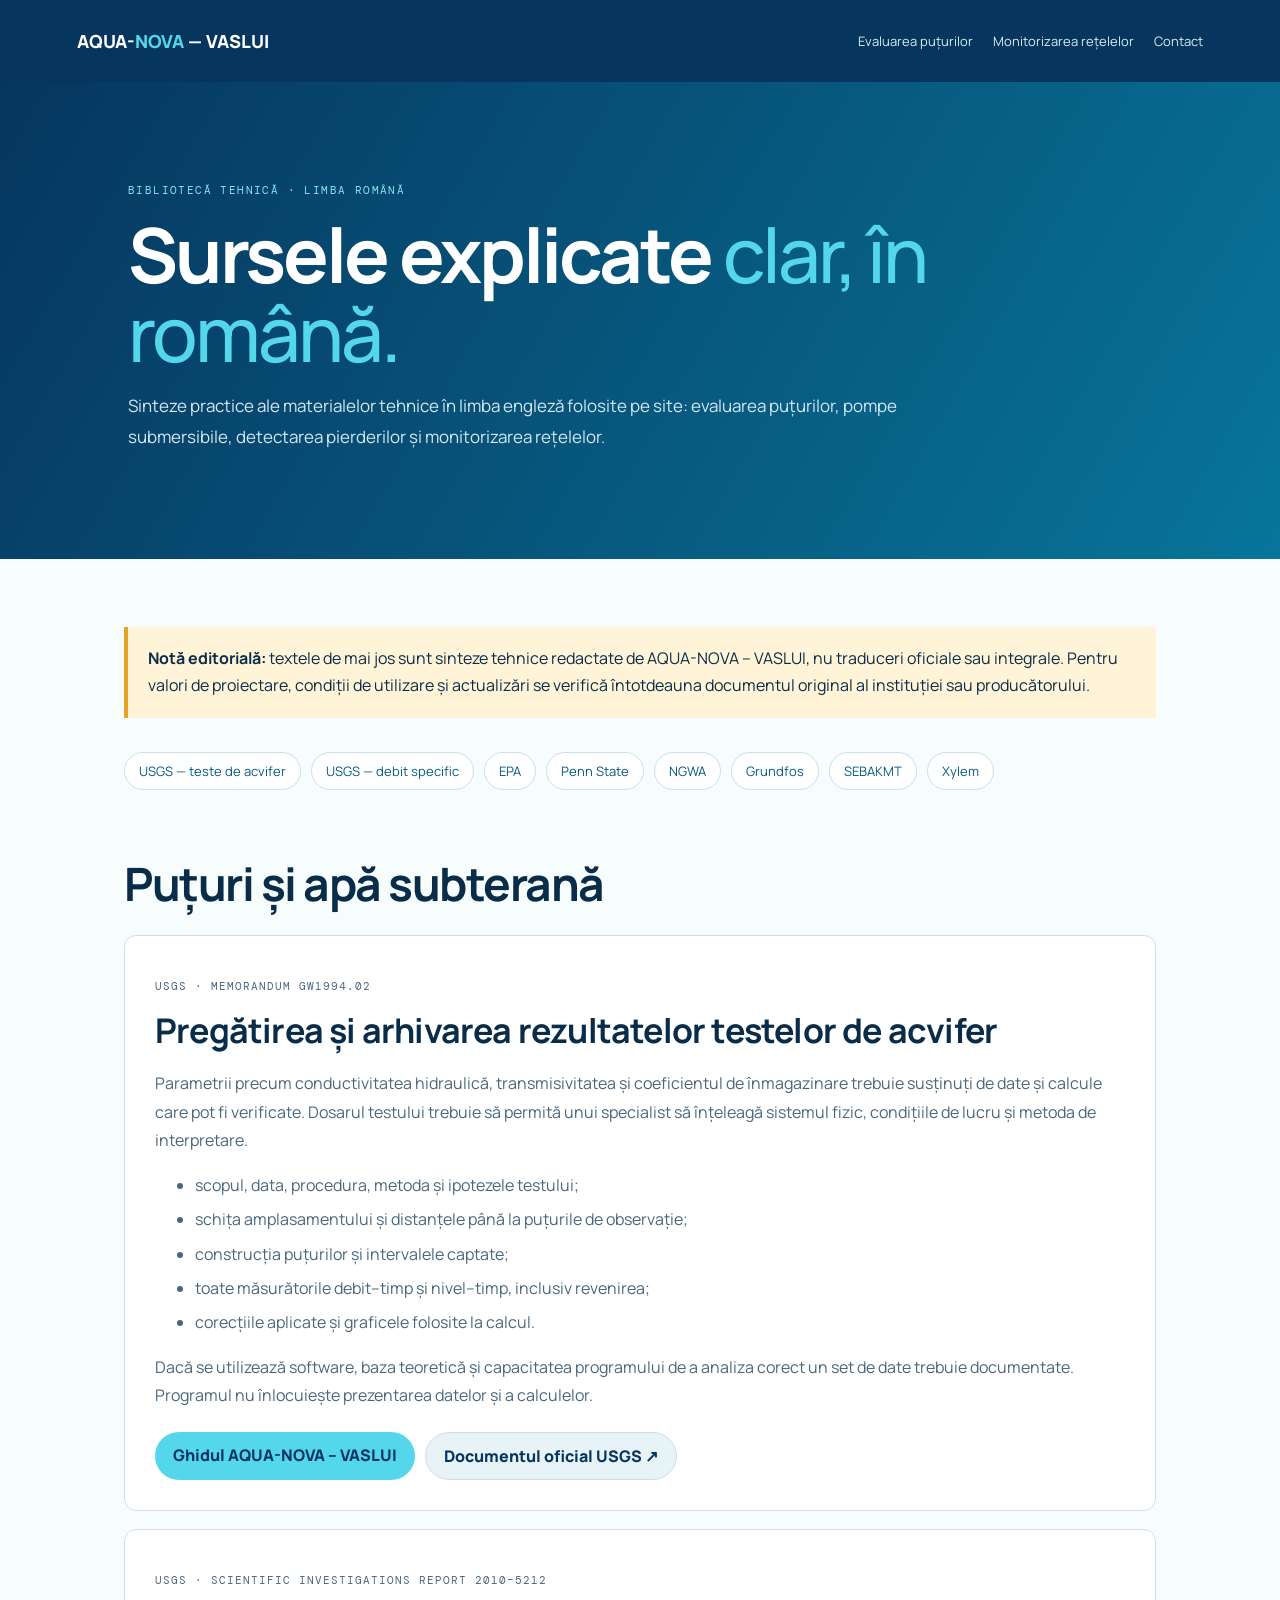
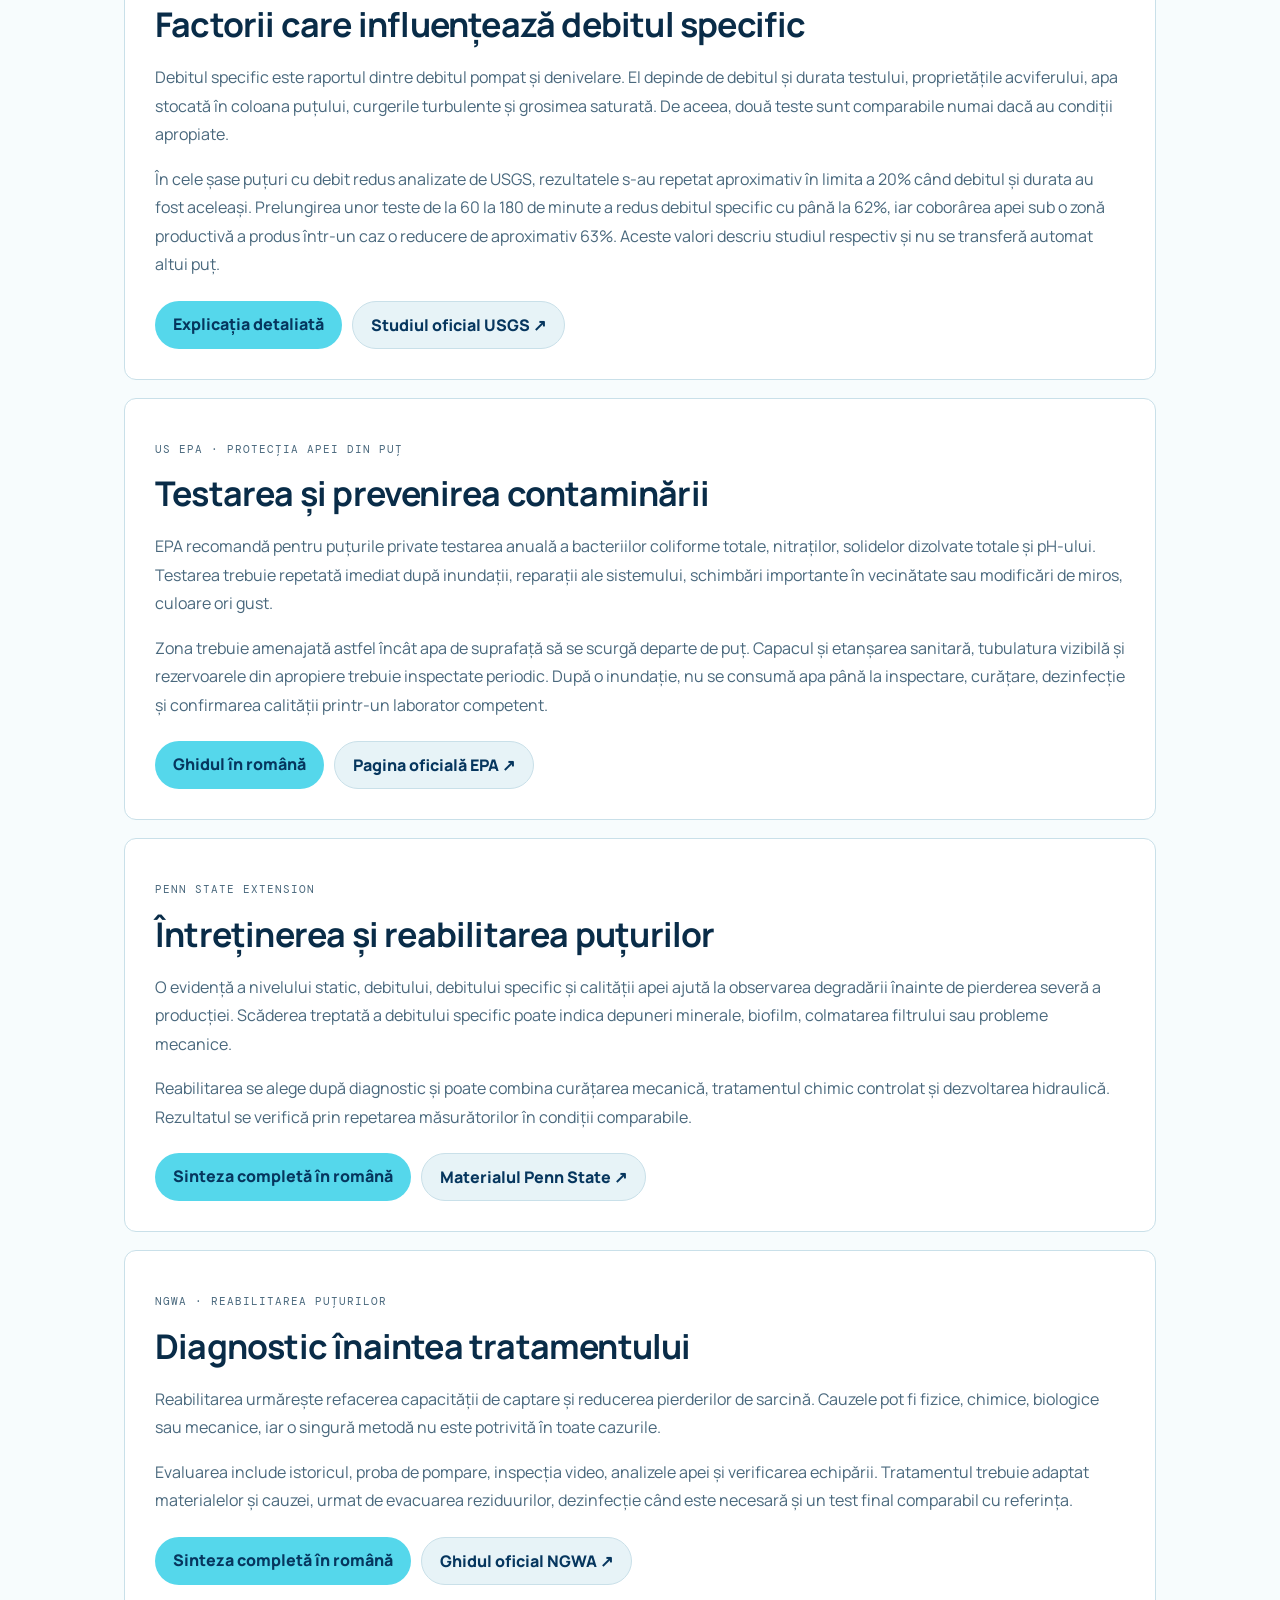
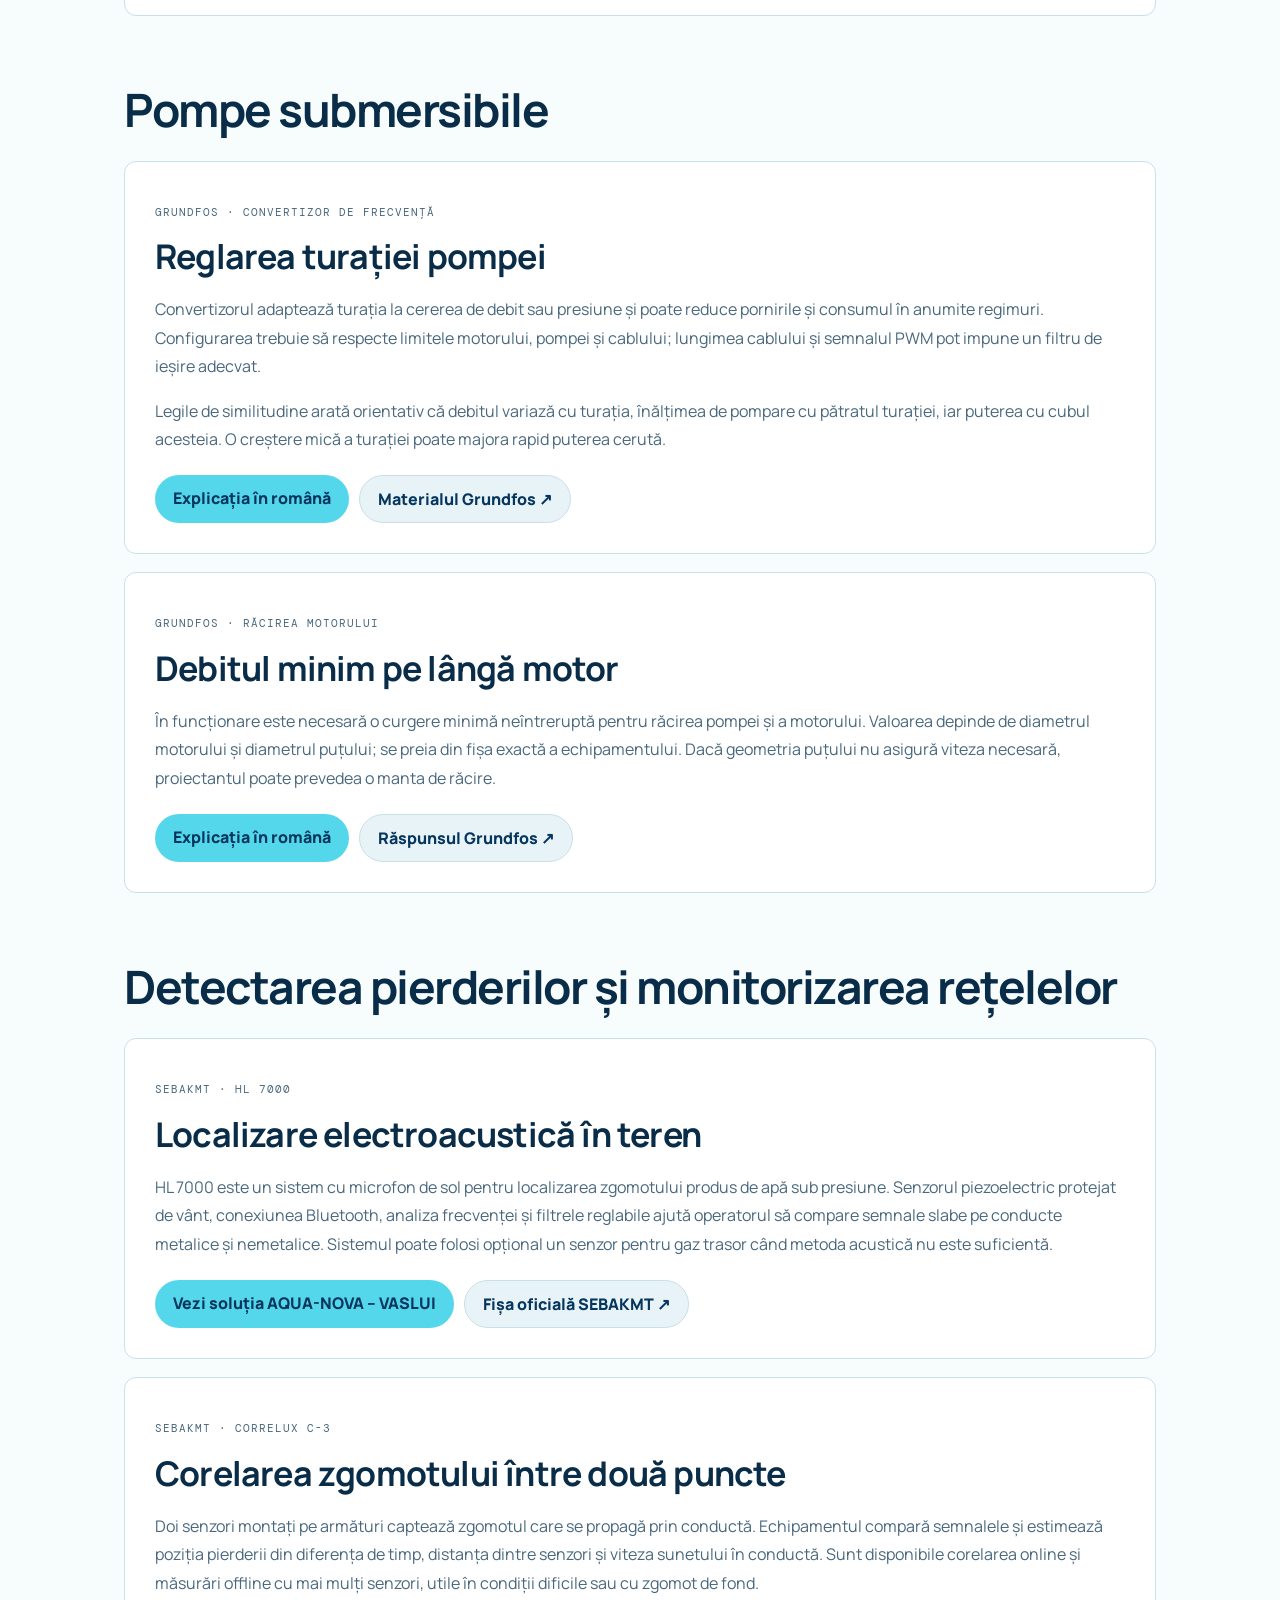
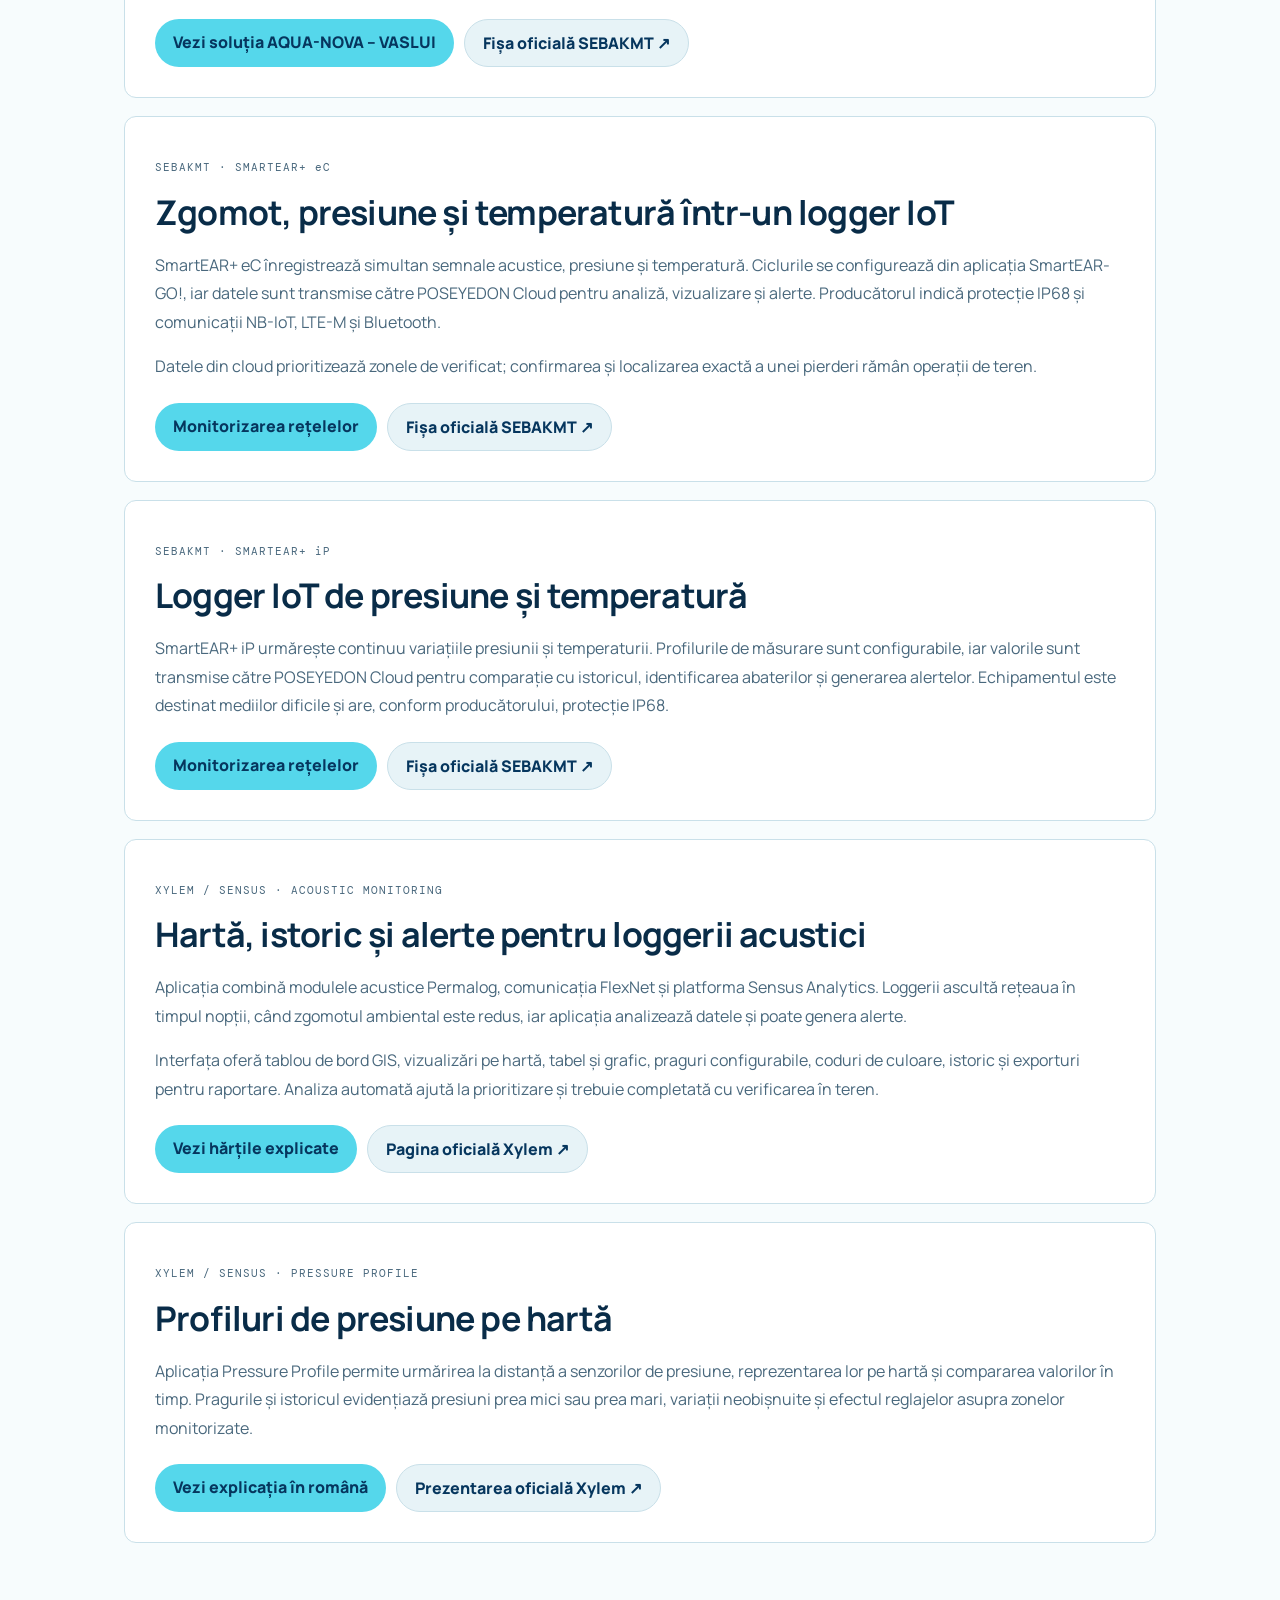
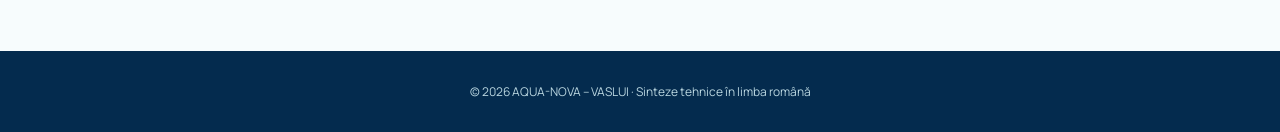
<file: biblioteca-tehnica-romana.html>
<!doctype html>
<html lang="ro">
<head>
  <meta charset="UTF-8"><meta name="viewport" content="width=device-width,initial-scale=1">
  <meta name="description" content="Explicații în limba română pentru sursele tehnice USGS, EPA, Penn State, NGWA, Grundfos, SEBAKMT și Xylem folosite de AQUA-NOVA – VASLUI.">
  <link rel="canonical" href="https://palvga.github.io/aqua-nova/biblioteca-tehnica-romana.html">
  <title>Bibliotecă tehnică în limba română | AQUA-NOVA – VASLUI</title>
  <link rel="preconnect" href="https://fonts.googleapis.com"><link rel="preconnect" href="https://fonts.gstatic.com" crossorigin>
  <link href="https://fonts.googleapis.com/css2?family=DM+Mono:wght@400;500&family=Manrope:wght@400;500;600;700;800&display=swap" rel="stylesheet">
  <style>
    :root{--navy:#06365e;--ink:#092c48;--aqua:#55d7eb;--pale:#edf7fb;--line:#c9e0e9;--muted:#49687d}*{box-sizing:border-box}html{scroll-behavior:smooth}body{margin:0;font-family:Manrope,Arial,sans-serif;color:var(--ink);background:#f7fcfd}header{min-height:82px;padding:18px clamp(22px,6vw,82px);display:flex;align-items:center;justify-content:space-between;background:var(--navy);color:#fff;gap:24px}.brand{font-weight:800;color:#fff;text-decoration:none;font-size:18px}.brand span{color:var(--aqua)}nav{display:flex;gap:20px;flex-wrap:wrap}nav a{color:#d7edf4;text-decoration:none;font-size:13px}.hero{background:linear-gradient(120deg,#06365e,#08759a);color:#fff;padding:90px clamp(24px,10vw,145px)}.hero>div{max-width:1080px;margin:auto}.eyebrow{font:11px 'DM Mono',monospace;letter-spacing:1.4px;color:#86e5f1}.hero h1{font-size:clamp(42px,6vw,76px);line-height:1.04;letter-spacing:-3px;margin:18px 0}.hero h1 span{color:var(--aqua);font-weight:500}.lead{max-width:820px;color:#d4e8f0;line-height:1.8;font-size:17px}.wrap{max-width:1080px;margin:auto;padding:68px 24px 90px}.notice{background:#fff4d7;border-left:4px solid #e2a526;padding:18px 20px;line-height:1.7;margin-bottom:34px}.toc{display:flex;flex-wrap:wrap;gap:10px;margin:30px 0 52px}.toc a{padding:9px 14px;border:1px solid var(--line);border-radius:22px;background:#fff;color:#075b83;text-decoration:none;font-size:13px}.group-title{font-size:clamp(30px,4vw,46px);letter-spacing:-1.5px;margin:62px 0 20px}.card{background:#fff;border:1px solid var(--line);border-radius:12px;padding:30px;margin:18px 0;scroll-margin-top:24px}.card h2{font-size:clamp(24px,3vw,34px);margin:0 0 12px;letter-spacing:-.8px}.card p,.card li{color:var(--muted);line-height:1.78}.card li{margin-bottom:6px}.tag{font:11px 'DM Mono',monospace;letter-spacing:1px;color:#0781aa}.actions{display:flex;gap:10px;flex-wrap:wrap;margin-top:22px}.button{display:inline-block;background:var(--aqua);color:#06365e;text-decoration:none;font-weight:800;padding:12px 18px;border-radius:24px}.button.secondary{background:#e7f3f7;border:1px solid var(--line)}footer{background:#042b4e;color:#b9d5df;padding:32px;text-align:center;font-size:12px}@media(max-width:700px){header nav{display:none}.hero{padding-top:65px}.hero h1{letter-spacing:-2px}.card{padding:22px}}
  </style>
</head>
<body>
<header><a class="brand" href="index.html">AQUA-<span>NOVA</span> — VASLUI</a><nav><a href="evaluare-puturi.html">Evaluarea puțurilor</a><a href="monitorizare-retele.html">Monitorizarea rețelelor</a><a href="index.html#contact">Contact</a></nav></header>
<main><section class="hero"><div><p class="eyebrow">BIBLIOTECĂ TEHNICĂ · LIMBA ROMÂNĂ</p><h1>Sursele explicate <span>clar, în română.</span></h1><p class="lead">Sinteze practice ale materialelor tehnice în limba engleză folosite pe site: evaluarea puțurilor, pompe submersibile, detectarea pierderilor și monitorizarea rețelelor.</p></div></section>
<article class="wrap">
  <div class="notice"><strong>Notă editorială:</strong> textele de mai jos sunt sinteze tehnice redactate de AQUA-NOVA – VASLUI, nu traduceri oficiale sau integrale. Pentru valori de proiectare, condiții de utilizare și actualizări se verifică întotdeauna documentul original al instituției sau producătorului.</div>
  <div class="toc"><a href="#usgs-teste">USGS — teste de acvifer</a><a href="#usgs-debit">USGS — debit specific</a><a href="#epa">EPA</a><a href="#penn-state">Penn State</a><a href="#ngwa">NGWA</a><a href="#grundfos-vfd">Grundfos</a><a href="#hl7000">SEBAKMT</a><a href="#xylem-acustic">Xylem</a></div>

  <h2 class="group-title">Puțuri și apă subterană</h2>
  <section class="card" id="usgs-teste"><p class="tag">USGS · MEMORANDUM GW1994.02</p><h2>Pregătirea și arhivarea rezultatelor testelor de acvifer</h2><p>Parametrii precum conductivitatea hidraulică, transmisivitatea și coeficientul de înmagazinare trebuie susținuți de date și calcule care pot fi verificate. Dosarul testului trebuie să permită unui specialist să înțeleagă sistemul fizic, condițiile de lucru și metoda de interpretare.</p><ul><li>scopul, data, procedura, metoda și ipotezele testului;</li><li>schița amplasamentului și distanțele până la puțurile de observație;</li><li>construcția puțurilor și intervalele captate;</li><li>toate măsurătorile debit–timp și nivel–timp, inclusiv revenirea;</li><li>corecțiile aplicate și graficele folosite la calcul.</li></ul><p>Dacă se utilizează software, baza teoretică și capacitatea programului de a analiza corect un set de date trebuie documentate. Programul nu înlocuiește prezentarea datelor și a calculelor.</p><div class="actions"><a class="button" href="ghid-usgs-teste-acvifer-debit-specific.html">Ghidul AQUA-NOVA – VASLUI</a><a class="button secondary" href="https://water.usgs.gov/water-resources/memos/memo.php?id=1475" target="_blank" rel="noopener noreferrer">Documentul oficial USGS ↗</a></div></section>
  <section class="card" id="usgs-debit"><p class="tag">USGS · SCIENTIFIC INVESTIGATIONS REPORT 2010–5212</p><h2>Factorii care influențează debitul specific</h2><p>Debitul specific este raportul dintre debitul pompat și denivelare. El depinde de debitul și durata testului, proprietățile acviferului, apa stocată în coloana puțului, curgerile turbulente și grosimea saturată. De aceea, două teste sunt comparabile numai dacă au condiții apropiate.</p><p>În cele șase puțuri cu debit redus analizate de USGS, rezultatele s-au repetat aproximativ în limita a 20% când debitul și durata au fost aceleași. Prelungirea unor teste de la 60 la 180 de minute a redus debitul specific cu până la 62%, iar coborârea apei sub o zonă productivă a produs într-un caz o reducere de aproximativ 63%. Aceste valori descriu studiul respectiv și nu se transferă automat altui puț.</p><div class="actions"><a class="button" href="ghid-usgs-teste-acvifer-debit-specific.html#debit-specific">Explicația detaliată</a><a class="button secondary" href="https://www.usgs.gov/publications/factors-affecting-specific-capacity-tests-and-their-application-a-study-six-low" target="_blank" rel="noopener noreferrer">Studiul oficial USGS ↗</a></div></section>
  <section class="card" id="epa"><p class="tag">US EPA · PROTECȚIA APEI DIN PUȚ</p><h2>Testarea și prevenirea contaminării</h2><p>EPA recomandă pentru puțurile private testarea anuală a bacteriilor coliforme totale, nitraților, solidelor dizolvate totale și pH-ului. Testarea trebuie repetată imediat după inundații, reparații ale sistemului, schimbări importante în vecinătate sau modificări de miros, culoare ori gust.</p><p>Zona trebuie amenajată astfel încât apa de suprafață să se scurgă departe de puț. Capacul și etanșarea sanitară, tubulatura vizibilă și rezervoarele din apropiere trebuie inspectate periodic. După o inundație, nu se consumă apa până la inspectare, curățare, dezinfecție și confirmarea calității printr-un laborator competent.</p><div class="actions"><a class="button" href="ghid-epa-protectia-apei-din-puturi.html">Ghidul în română</a><a class="button secondary" href="https://www.epa.gov/privatewells/protect-your-homes-water" target="_blank" rel="noopener noreferrer">Pagina oficială EPA ↗</a></div></section>
  <section class="card" id="penn-state"><p class="tag">PENN STATE EXTENSION</p><h2>Întreținerea și reabilitarea puțurilor</h2><p>O evidență a nivelului static, debitului, debitului specific și calității apei ajută la observarea degradării înainte de pierderea severă a producției. Scăderea treptată a debitului specific poate indica depuneri minerale, biofilm, colmatarea filtrului sau probleme mecanice.</p><p>Reabilitarea se alege după diagnostic și poate combina curățarea mecanică, tratamentul chimic controlat și dezvoltarea hidraulică. Rezultatul se verifică prin repetarea măsurătorilor în condiții comparabile.</p><div class="actions"><a class="button" href="ghid-penn-state-intretinere-puturi.html">Sinteza completă în română</a><a class="button secondary" href="https://extension.psu.edu/water-well-maintenance-and-rehabilitation" target="_blank" rel="noopener noreferrer">Materialul Penn State ↗</a></div></section>
  <section class="card" id="ngwa"><p class="tag">NGWA · REABILITAREA PUȚURILOR</p><h2>Diagnostic înaintea tratamentului</h2><p>Reabilitarea urmărește refacerea capacității de captare și reducerea pierderilor de sarcină. Cauzele pot fi fizice, chimice, biologice sau mecanice, iar o singură metodă nu este potrivită în toate cazurile.</p><p>Evaluarea include istoricul, proba de pompare, inspecția video, analizele apei și verificarea echipării. Tratamentul trebuie adaptat materialelor și cauzei, urmat de evacuarea reziduurilor, dezinfecție când este necesară și un test final comparabil cu referința.</p><div class="actions"><a class="button" href="ghid-ngwa-reabilitare-puturi.html">Sinteza completă în română</a><a class="button secondary" href="https://www.ngwa.org/docs/default-source/default-document-library/groundwater/water-well-rehabilitation.pdf?sfvrsn=bcd34dc2_2" target="_blank" rel="noopener noreferrer">Ghidul oficial NGWA ↗</a></div></section>

  <h2 class="group-title">Pompe submersibile</h2>
  <section class="card" id="grundfos-vfd"><p class="tag">GRUNDFOS · CONVERTIZOR DE FRECVENȚĂ</p><h2>Reglarea turației pompei</h2><p>Convertizorul adaptează turația la cererea de debit sau presiune și poate reduce pornirile și consumul în anumite regimuri. Configurarea trebuie să respecte limitele motorului, pompei și cablului; lungimea cablului și semnalul PWM pot impune un filtru de ieșire adecvat.</p><p>Legile de similitudine arată orientativ că debitul variază cu turația, înălțimea de pompare cu pătratul turației, iar puterea cu cubul acesteia. O creștere mică a turației poate majora rapid puterea cerută.</p><div class="actions"><a class="button" href="ghid-grundfos-pompe-submersibile.html#convertizor">Explicația în română</a><a class="button secondary" href="https://www.grundfos.com/us/learn/ecademy/all-courses/the-sp-submersible-pump/the-advantages-of-frequency-drive-operation-in-submersible-pumps" target="_blank" rel="noopener noreferrer">Materialul Grundfos ↗</a></div></section>
  <section class="card" id="grundfos-racire"><p class="tag">GRUNDFOS · RĂCIREA MOTORULUI</p><h2>Debitul minim pe lângă motor</h2><p>În funcționare este necesară o curgere minimă neîntreruptă pentru răcirea pompei și a motorului. Valoarea depinde de diametrul motorului și diametrul puțului; se preia din fișa exactă a echipamentului. Dacă geometria puțului nu asigură viteza necesară, proiectantul poate prevedea o manta de răcire.</p><div class="actions"><a class="button" href="ghid-grundfos-pompe-submersibile.html#racire">Explicația în română</a><a class="button secondary" href="https://www.grundfos.com/us/support/faq/what-is-the-minimum-flow-rate-required-for-sp-submersible-pumps" target="_blank" rel="noopener noreferrer">Răspunsul Grundfos ↗</a></div></section>

  <h2 class="group-title">Detectarea pierderilor și monitorizarea rețelelor</h2>
  <section class="card" id="hl7000"><p class="tag">SEBAKMT · HL 7000</p><h2>Localizare electroacustică în teren</h2><p>HL 7000 este un sistem cu microfon de sol pentru localizarea zgomotului produs de apă sub presiune. Senzorul piezoelectric protejat de vânt, conexiunea Bluetooth, analiza frecvenței și filtrele reglabile ajută operatorul să compare semnale slabe pe conducte metalice și nemetalice. Sistemul poate folosi opțional un senzor pentru gaz trasor când metoda acustică nu este suficientă.</p><div class="actions"><a class="button" href="index.html#detectie-pierderi">Vezi soluția AQUA-NOVA – VASLUI</a><a class="button secondary" href="https://sebakmt.com/en/products/ground-microphone/hl-7000-electro-acoustic-leak-detection/" target="_blank" rel="noopener noreferrer">Fișa oficială SEBAKMT ↗</a></div></section>
  <section class="card" id="correlux"><p class="tag">SEBAKMT · CORRELUX C-3</p><h2>Corelarea zgomotului între două puncte</h2><p>Doi senzori montați pe armături captează zgomotul care se propagă prin conductă. Echipamentul compară semnalele și estimează poziția pierderii din diferența de timp, distanța dintre senzori și viteza sunetului în conductă. Sunt disponibile corelarea online și măsurări offline cu mai mulți senzori, utile în condiții dificile sau cu zgomot de fond.</p><div class="actions"><a class="button" href="index.html#detectie-pierderi">Vezi soluția AQUA-NOVA – VASLUI</a><a class="button secondary" href="https://sebakmt.com/en/products/correlator/correlux-c-3-correlator-for-drinking-water-networks/" target="_blank" rel="noopener noreferrer">Fișa oficială SEBAKMT ↗</a></div></section>
  <section class="card" id="smartear-ec"><p class="tag">SEBAKMT · SMARTEAR+ eC</p><h2>Zgomot, presiune și temperatură într-un logger IoT</h2><p>SmartEAR+ eC înregistrează simultan semnale acustice, presiune și temperatură. Ciclurile se configurează din aplicația SmartEAR-GO!, iar datele sunt transmise către POSEYEDON Cloud pentru analiză, vizualizare și alerte. Producătorul indică protecție IP68 și comunicații NB-IoT, LTE-M și Bluetooth.</p><p>Datele din cloud prioritizează zonele de verificat; confirmarea și localizarea exactă a unei pierderi rămân operații de teren.</p><div class="actions"><a class="button" href="monitorizare-retele.html">Monitorizarea rețelelor</a><a class="button secondary" href="https://sebakmt.com/en/products/network-monitoring/smartear-plus-ec/" target="_blank" rel="noopener noreferrer">Fișa oficială SEBAKMT ↗</a></div></section>
  <section class="card" id="smartear-ip"><p class="tag">SEBAKMT · SMARTEAR+ iP</p><h2>Logger IoT de presiune și temperatură</h2><p>SmartEAR+ iP urmărește continuu variațiile presiunii și temperaturii. Profilurile de măsurare sunt configurabile, iar valorile sunt transmise către POSEYEDON Cloud pentru comparație cu istoricul, identificarea abaterilor și generarea alertelor. Echipamentul este destinat mediilor dificile și are, conform producătorului, protecție IP68.</p><div class="actions"><a class="button" href="monitorizare-retele.html">Monitorizarea rețelelor</a><a class="button secondary" href="https://sebakmt.com/en/products/pressure-logger/smartear-plus-iot-pressure-logger/" target="_blank" rel="noopener noreferrer">Fișa oficială SEBAKMT ↗</a></div></section>
  <section class="card" id="xylem-acustic"><p class="tag">XYLEM / SENSUS · ACOUSTIC MONITORING</p><h2>Hartă, istoric și alerte pentru loggerii acustici</h2><p>Aplicația combină modulele acustice Permalog, comunicația FlexNet și platforma Sensus Analytics. Loggerii ascultă rețeaua în timpul nopții, când zgomotul ambiental este redus, iar aplicația analizează datele și poate genera alerte.</p><p>Interfața oferă tablou de bord GIS, vizualizări pe hartă, tabel și grafic, praguri configurabile, coduri de culoare, istoric și exporturi pentru raportare. Analiza automată ajută la prioritizare și trebuie completată cu verificarea în teren.</p><div class="actions"><a class="button" href="monitorizare-retele.html#harti">Vezi hărțile explicate</a><a class="button secondary" href="https://www.xylem.com/en-us/catalog/products--services/software/acoustic-monitoring-application-c6447992/" target="_blank" rel="noopener noreferrer">Pagina oficială Xylem ↗</a></div></section>
  <section class="card" id="xylem-presiune"><p class="tag">XYLEM / SENSUS · PRESSURE PROFILE</p><h2>Profiluri de presiune pe hartă</h2><p>Aplicația Pressure Profile permite urmărirea la distanță a senzorilor de presiune, reprezentarea lor pe hartă și compararea valorilor în timp. Pragurile și istoricul evidențiază presiuni prea mici sau prea mari, variații neobișnuite și efectul reglajelor asupra zonelor monitorizate.</p><div class="actions"><a class="button" href="monitorizare-retele.html#harti">Vezi explicația în română</a><a class="button secondary" href="https://www.xylem.com/siteassets/brand/xylem/hydrovar/sensus-pressure-profile-application-solution-brief.pdf" target="_blank" rel="noopener noreferrer">Prezentarea oficială Xylem ↗</a></div></section>
</article></main>
<footer>© 2026 AQUA-NOVA – VASLUI · Sinteze tehnice în limba română</footer>
</body></html>
</file>
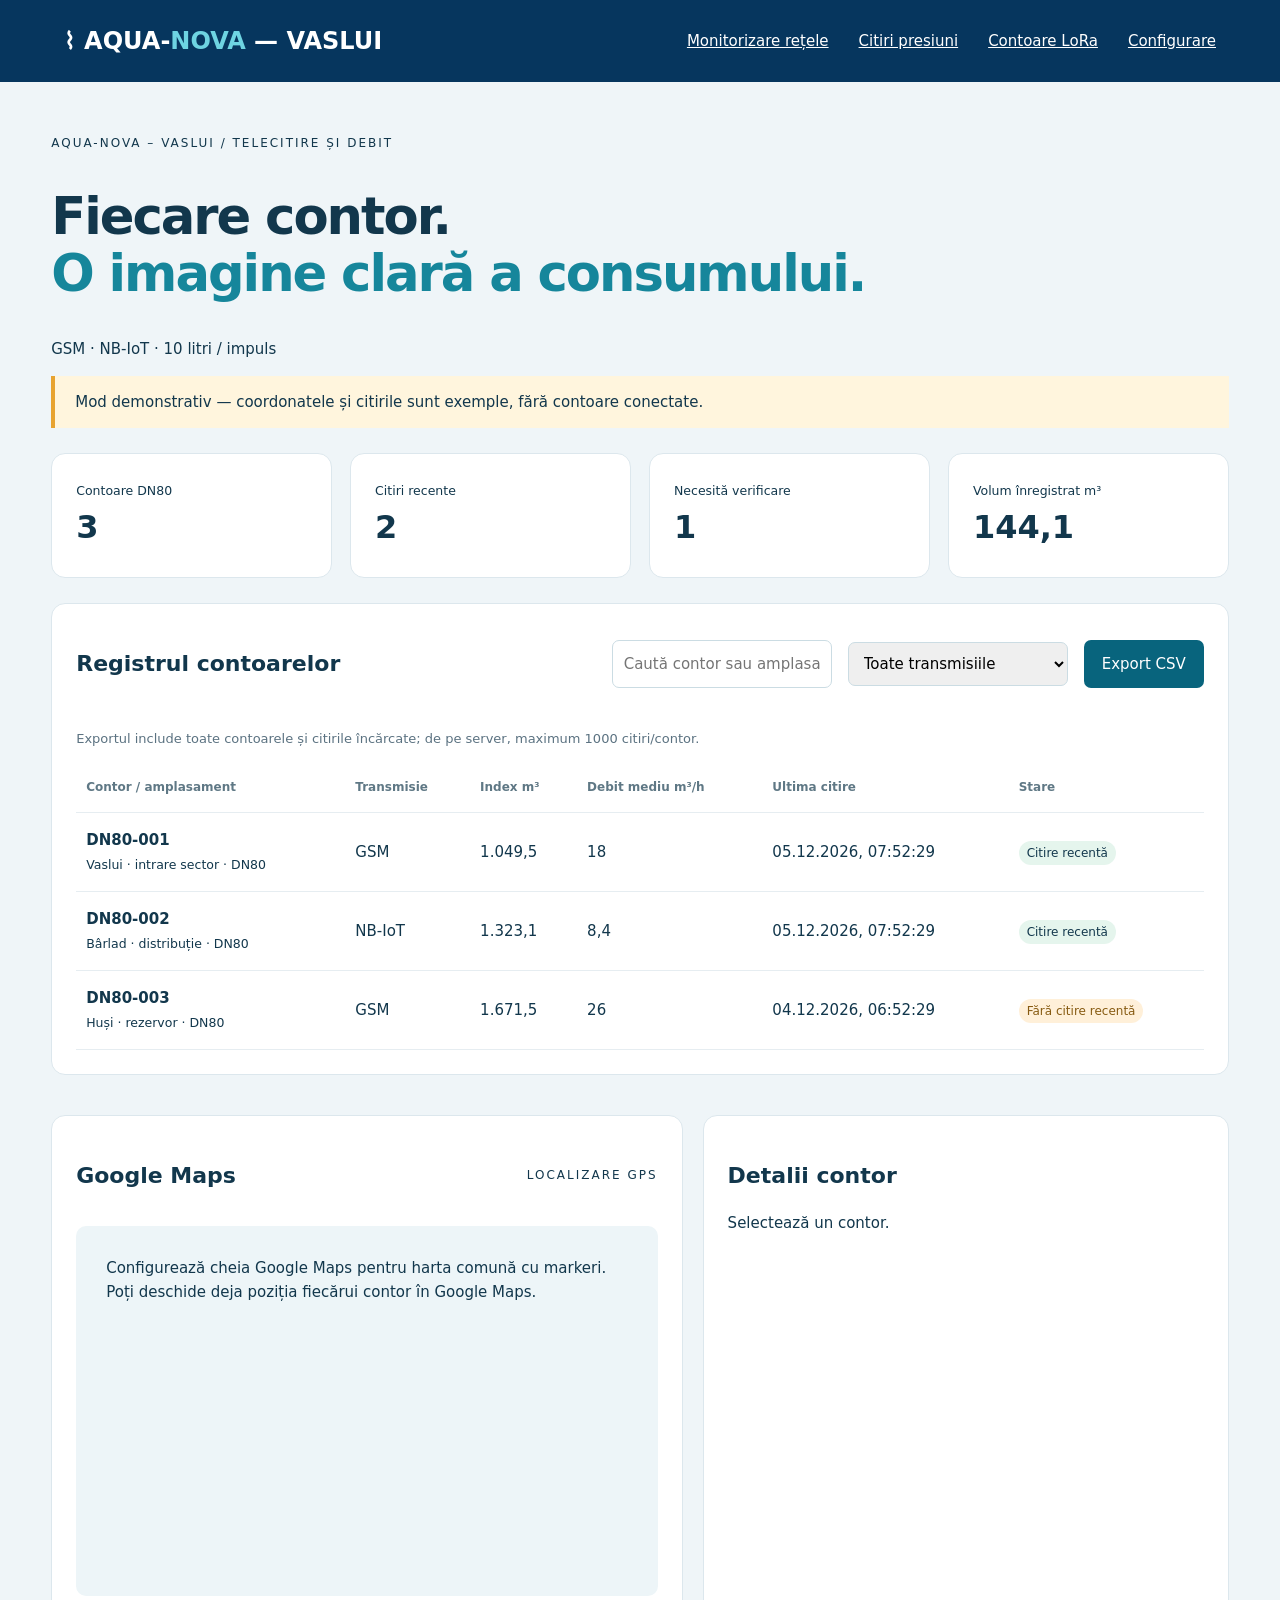
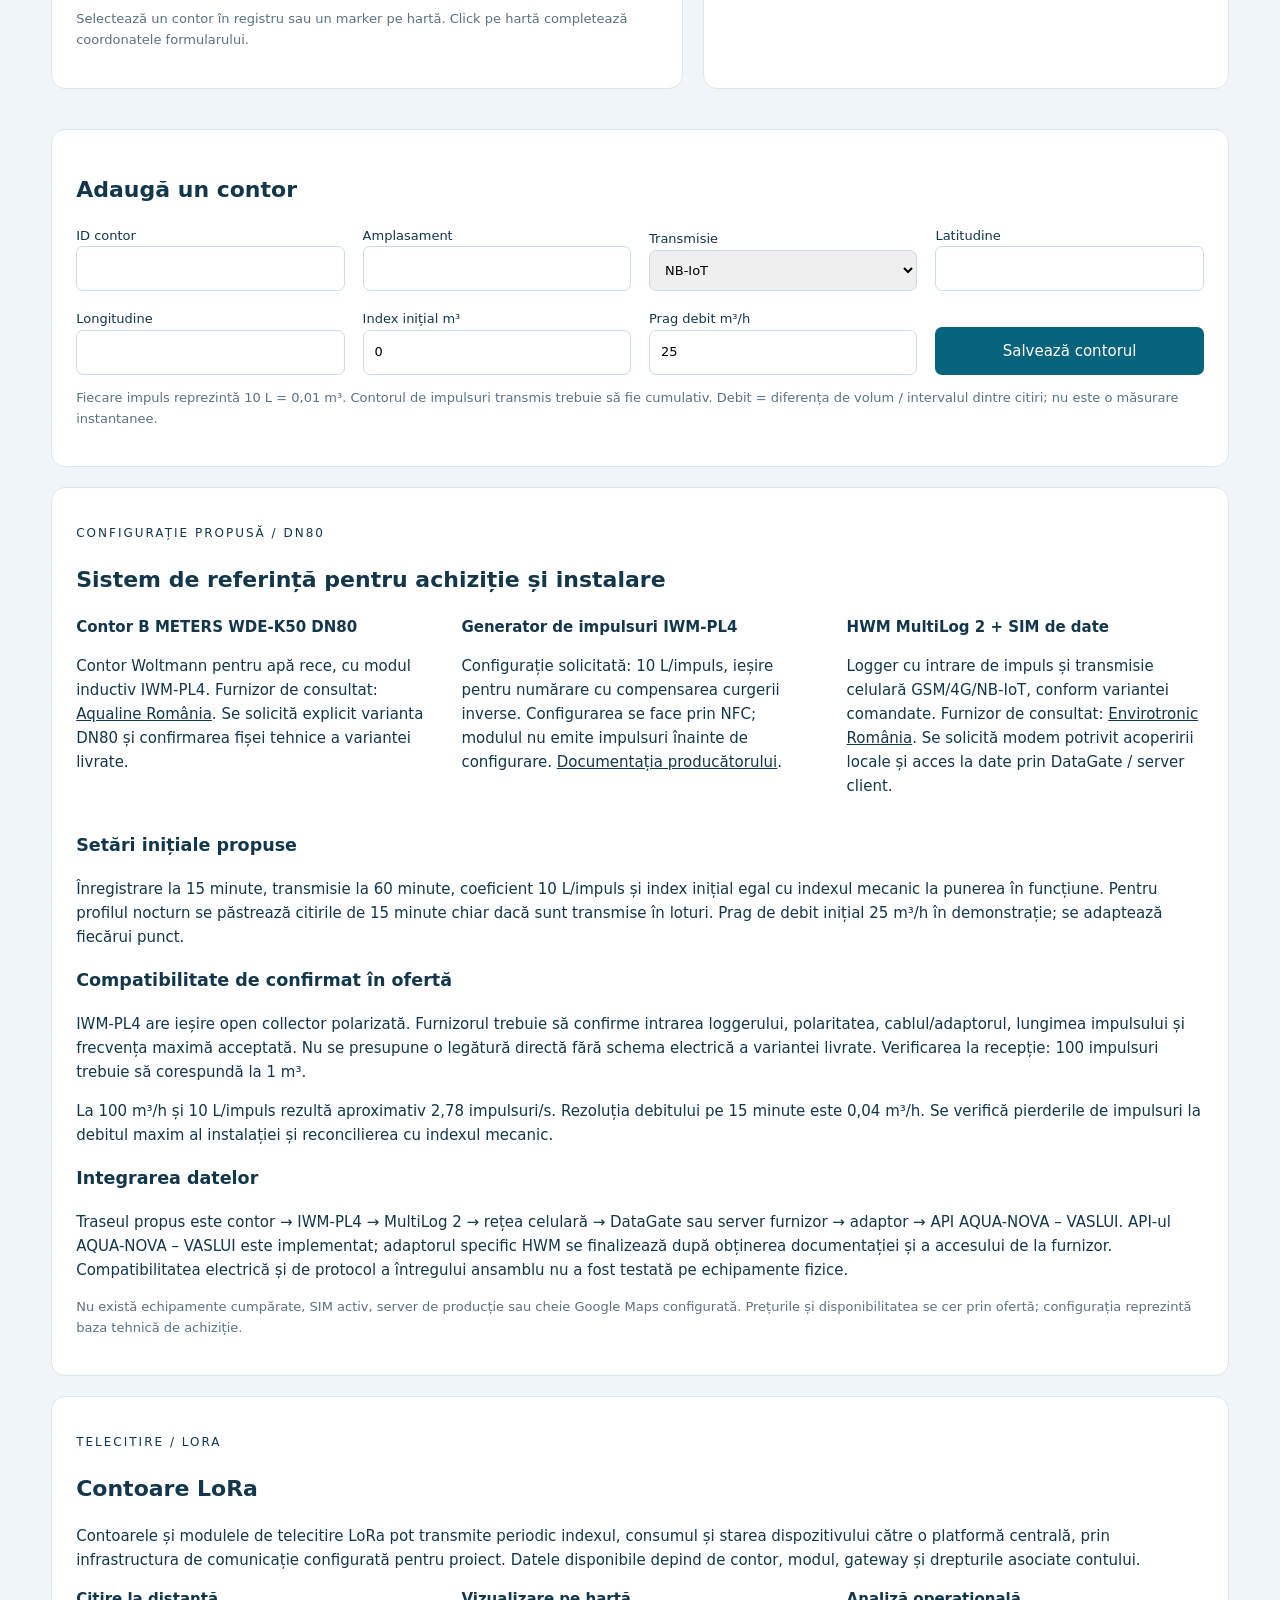
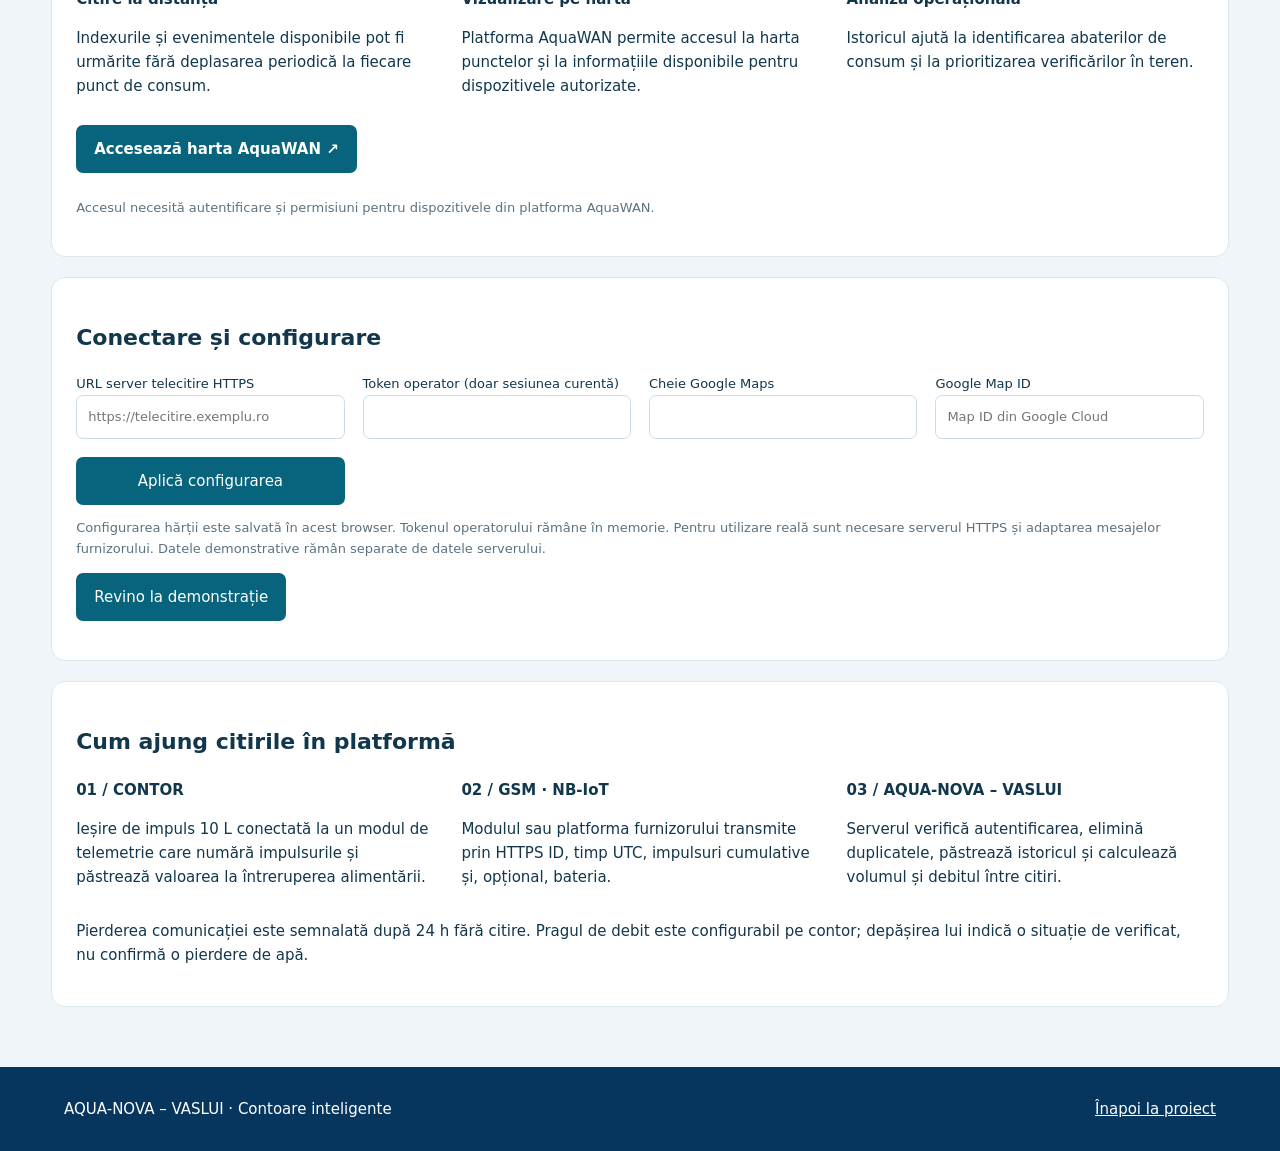
<file: contoare.html>
<!doctype html><html lang="ro"><meta charset="utf-8"><meta name="viewport" content="width=device-width,initial-scale=1"><title>Contoare inteligente | AQUA-NOVA – VASLUI</title><link rel="stylesheet" href="contoare.css"><body><header><a href="index.html" class="brand">⌇ AQUA-<span>NOVA</span> — VASLUI</a><a href="monitorizare-retele.html">Monitorizare rețele</a><a href="monitorizare-retele.html#presiuni-distanta">Citiri presiuni</a><a href="#contoare-lora">Contoare LoRa</a><a href="#config">Configurare</a></header><main><p class="eyebrow">AQUA-NOVA – VASLUI / TELECITIRE ȘI DEBIT</p><h1>Fiecare contor.<br><em>O imagine clară a consumului.</em></h1><p>GSM · NB-IoT · 10 litri / impuls</p><div class="notice" id="mode">Mod demonstrativ — coordonatele și citirile sunt exemple, fără contoare conectate.</div><div class="stats" id="stats"></div><section class="panel"><div class="row"><h2>Registrul contoarelor</h2><input id="search" placeholder="Caută contor sau amplasament" aria-label="Caută contor"><select id="filter" aria-label="Filtru transmisie"><option value="">Toate transmisiile</option><option>GSM</option><option>NB-IoT</option></select><button id="export">Export CSV</button><p class="muted">Exportul include toate contoarele și citirile încărcate; de pe server, maximum 1000 citiri/contor.</p></div><div class="scroll"><table><thead><tr><th>Contor / amplasament</th><th>Transmisie</th><th>Index m³</th><th>Debit mediu m³/h</th><th>Ultima citire</th><th>Stare</th></tr></thead><tbody id="meters"></tbody></table></div></section><div class="columns"><section class="panel"><div class="row"><h2>Google Maps</h2><span class="tag">LOCALIZARE GPS</span></div><div id="map"><p>Configurează cheia Google Maps pentru harta comună cu markeri. Poți deschide deja poziția fiecărui contor în Google Maps.</p></div><p class="muted">Selectează un contor în registru sau un marker pe hartă. Click pe hartă completează coordonatele formularului.</p></section><section class="panel" id="detail"><h2>Detalii contor</h2><p>Selectează un contor.</p></section></div><section class="panel"><h2>Adaugă un contor</h2><form id="add" class="form"><label>ID contor<input name="id" required pattern="[A-Za-z0-9_-]{1,64}"></label><label>Amplasament<input name="name" required maxlength="120"></label><label>Transmisie<select name="transport"><option>NB-IoT</option><option>GSM</option></select></label><label>Latitudine<input name="lat" type="number" step="any" min="-90" max="90" required></label><label>Longitudine<input name="lng" type="number" step="any" min="-180" max="180" required></label><label>Index inițial m³<input name="baseline" type="number" step="0.001" min="0" value="0" required></label><label>Prag debit m³/h<input name="limit" type="number" step="0.01" min="0" value="25" required></label><button>Salvează contorul</button></form><p class="muted">Fiecare impuls reprezintă 10 L = 0,01 m³. Contorul de impulsuri transmis trebuie să fie cumulativ. Debit = diferența de volum / intervalul dintre citiri; nu este o măsurare instantanee.</p></section><section class="panel" id="sistem-dn80"><p class="eyebrow">CONFIGURAȚIE PROPUSĂ / DN80</p><h2>Sistem de referință pentru achiziție și instalare</h2><div class="steps"><article><b>Contor B METERS WDE-K50 DN80</b><p>Contor Woltmann pentru apă rece, cu modul inductiv IWM-PL4. Furnizor de consultat: <a href="https://www.aqualine.ro/contoare-si-debitmetre/contor-industrial-de-apa-rece-b-meters-tip-wde-k50-663.html" target="_blank" rel="noopener">Aqualine România</a>. Se solicită explicit varianta DN80 și confirmarea fișei tehnice a variantei livrate.</p></article><article><b>Generator de impulsuri IWM-PL4</b><p>Configurație solicitată: 10 L/impuls, ieșire pentru numărare cu compensarea curgerii inverse. Configurarea se face prin NFC; modulul nu emite impulsuri înainte de configurare. <a href="https://www.bmeters.com/ro/produse/iwm-pl4/" target="_blank" rel="noopener">Documentația producătorului</a>.</p></article><article><b>HWM MultiLog 2 + SIM de date</b><p>Logger cu intrare de impuls și transmisie celulară GSM/4G/NB-IoT, conform variantei comandate. Furnizor de consultat: <a href="https://envirotronic.ro/datalogger-multilog2/" target="_blank" rel="noopener">Envirotronic România</a>. Se solicită modem potrivit acoperirii locale și acces la date prin DataGate / server client.</p></article></div><h3>Setări inițiale propuse</h3><p>Înregistrare la 15 minute, transmisie la 60 minute, coeficient 10 L/impuls și index inițial egal cu indexul mecanic la punerea în funcțiune. Pentru profilul nocturn se păstrează citirile de 15 minute chiar dacă sunt transmise în loturi. Prag de debit inițial 25 m³/h în demonstrație; se adaptează fiecărui punct.</p><h3>Compatibilitate de confirmat în ofertă</h3><p>IWM-PL4 are ieșire open collector polarizată. Furnizorul trebuie să confirme intrarea loggerului, polaritatea, cablul/adaptorul, lungimea impulsului și frecvența maximă acceptată. Nu se presupune o legătură directă fără schema electrică a variantei livrate. Verificarea la recepție: 100 impulsuri trebuie să corespundă la 1 m³.</p><p>La 100 m³/h și 10 L/impuls rezultă aproximativ 2,78 impulsuri/s. Rezoluția debitului pe 15 minute este 0,04 m³/h. Se verifică pierderile de impulsuri la debitul maxim al instalației și reconcilierea cu indexul mecanic.</p><h3>Integrarea datelor</h3><p>Traseul propus este contor → IWM-PL4 → MultiLog 2 → rețea celulară → DataGate sau server furnizor → adaptor → API AQUA-NOVA – VASLUI. API-ul AQUA-NOVA – VASLUI este implementat; adaptorul specific HWM se finalizează după obținerea documentației și a accesului de la furnizor. Compatibilitatea electrică și de protocol a întregului ansamblu nu a fost testată pe echipamente fizice.</p><p class="muted">Nu există echipamente cumpărate, SIM activ, server de producție sau cheie Google Maps configurată. Prețurile și disponibilitatea se cer prin ofertă; configurația reprezintă baza tehnică de achiziție.</p></section><section class="panel" id="contoare-lora"><p class="eyebrow">TELECITIRE / LORA</p><h2>Contoare LoRa</h2><p>Contoarele și modulele de telecitire LoRa pot transmite periodic indexul, consumul și starea dispozitivului către o platformă centrală, prin infrastructura de comunicație configurată pentru proiect. Datele disponibile depind de contor, modul, gateway și drepturile asociate contului.</p><div class="steps"><article><b>Citire la distanță</b><p>Indexurile și evenimentele disponibile pot fi urmărite fără deplasarea periodică la fiecare punct de consum.</p></article><article><b>Vizualizare pe hartă</b><p>Platforma AquaWAN permite accesul la harta punctelor și la informațiile disponibile pentru dispozitivele autorizate.</p></article><article><b>Analiză operațională</b><p>Istoricul ajută la identificarea abaterilor de consum și la prioritizarea verificărilor în teren.</p></article></div><a class="cta-link" href="https://aquawanvs.roiot.ro/login?url=https://aquawanvs.roiot.ro/map" target="_blank" rel="noopener noreferrer">Accesează harta AquaWAN ↗</a><p class="muted">Accesul necesită autentificare și permisiuni pentru dispozitivele din platforma AquaWAN.</p></section><section class="panel" id="config"><h2>Conectare și configurare</h2><form id="settings" class="form"><label>URL server telecitire HTTPS<input name="api" type="url" placeholder="https://telecitire.exemplu.ro"></label><label>Token operator (doar sesiunea curentă)<input name="token" type="password" autocomplete="off"></label><label>Cheie Google Maps<input name="maps" autocomplete="off"></label><label>Google Map ID<input name="mapId" placeholder="Map ID din Google Cloud"></label><button>Aplică configurarea</button></form><p class="muted">Configurarea hărții este salvată în acest browser. Tokenul operatorului rămâne în memorie. Pentru utilizare reală sunt necesare serverul HTTPS și adaptarea mesajelor furnizorului. Datele demonstrative rămân separate de datele serverului.</p><button id="demo">Revino la demonstrație</button><p id="message" role="status"></p></section><section class="panel"><h2>Cum ajung citirile în platformă</h2><div class="steps"><article><b>01 / CONTOR</b><p>Ieșire de impuls 10 L conectată la un modul de telemetrie care numără impulsurile și păstrează valoarea la întreruperea alimentării.</p></article><article><b>02 / GSM · NB-IoT</b><p>Modulul sau platforma furnizorului transmite prin HTTPS ID, timp UTC, impulsuri cumulative și, opțional, bateria.</p></article><article><b>03 / AQUA-NOVA – VASLUI</b><p>Serverul verifică autentificarea, elimină duplicatele, păstrează istoricul și calculează volumul și debitul între citiri.</p></article></div><p>Pierderea comunicației este semnalată după 24 h fără citire. Pragul de debit este configurabil pe contor; depășirea lui indică o situație de verificat, nu confirmă o pierdere de apă.</p></section></main><footer>AQUA-NOVA – VASLUI · Contoare inteligente <a href="index.html">Înapoi la proiect</a></footer><script src="contoare.js"></script></body></html>
</file>
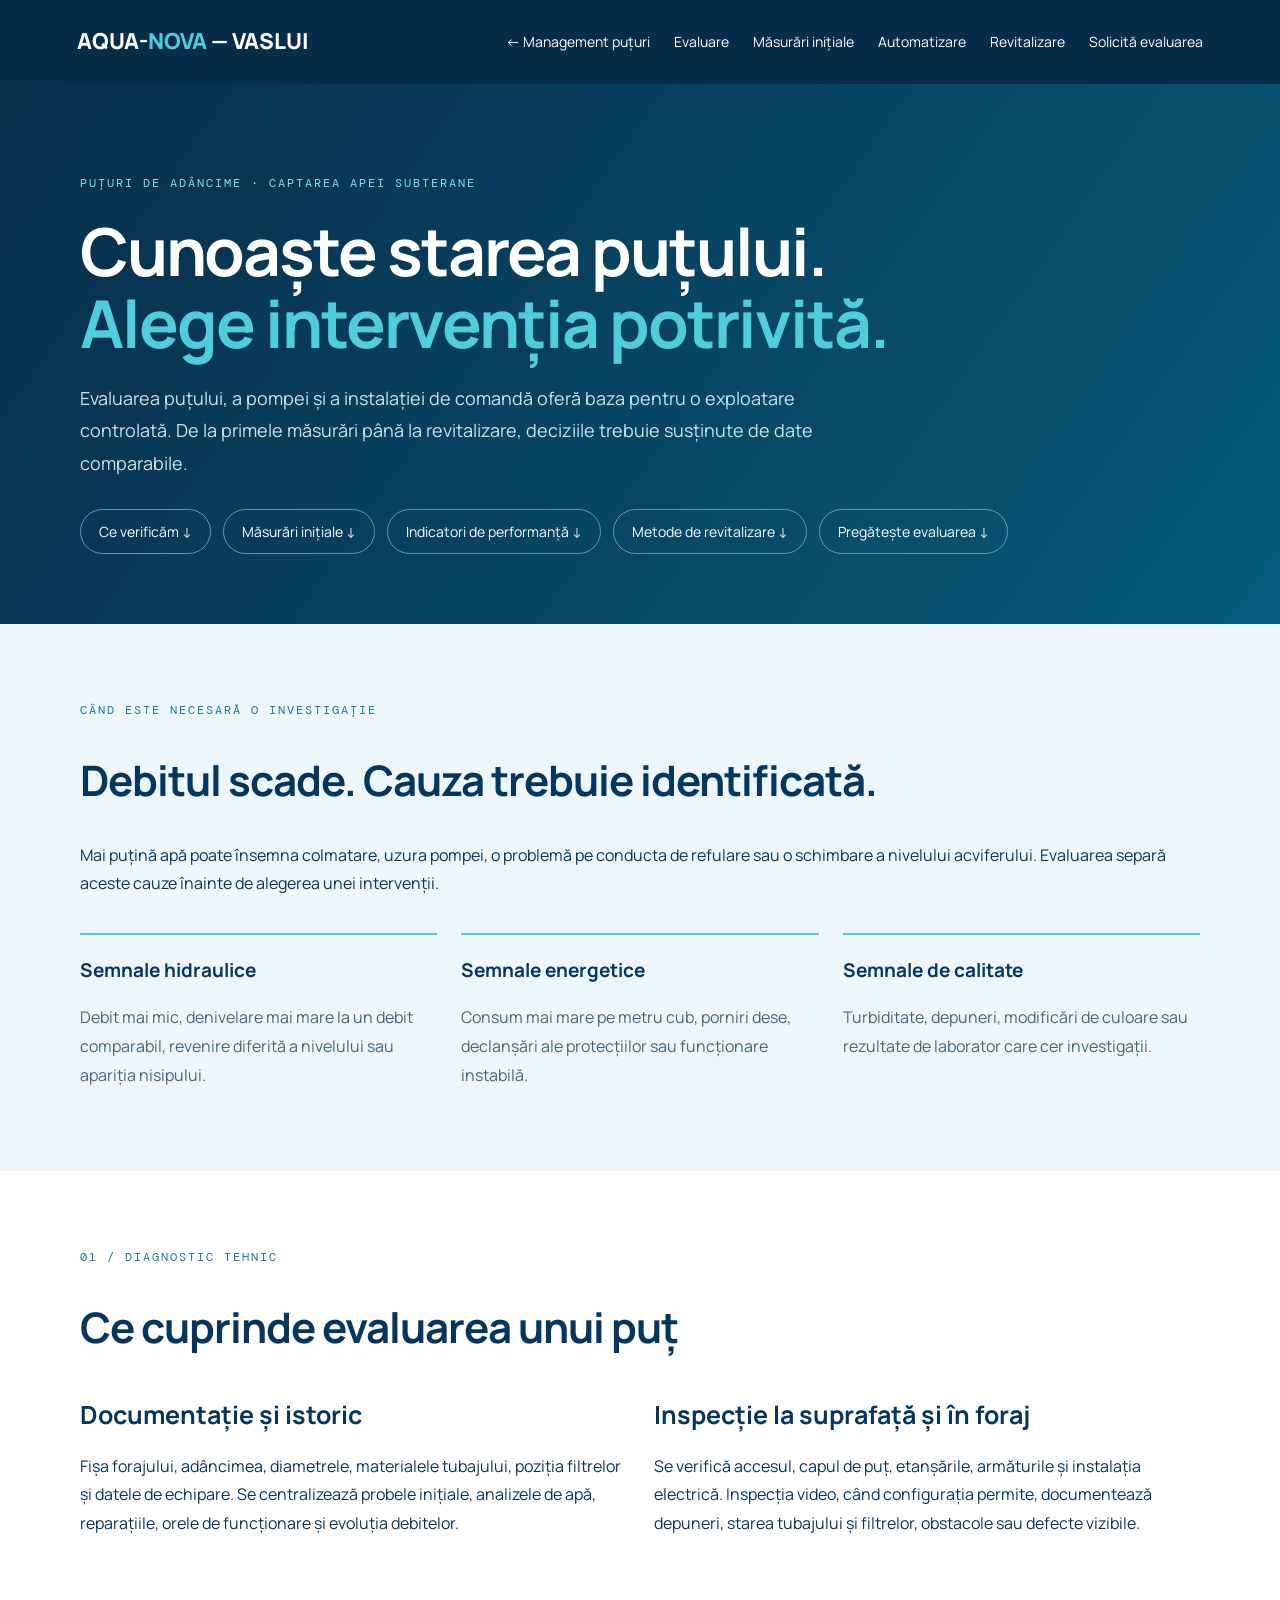
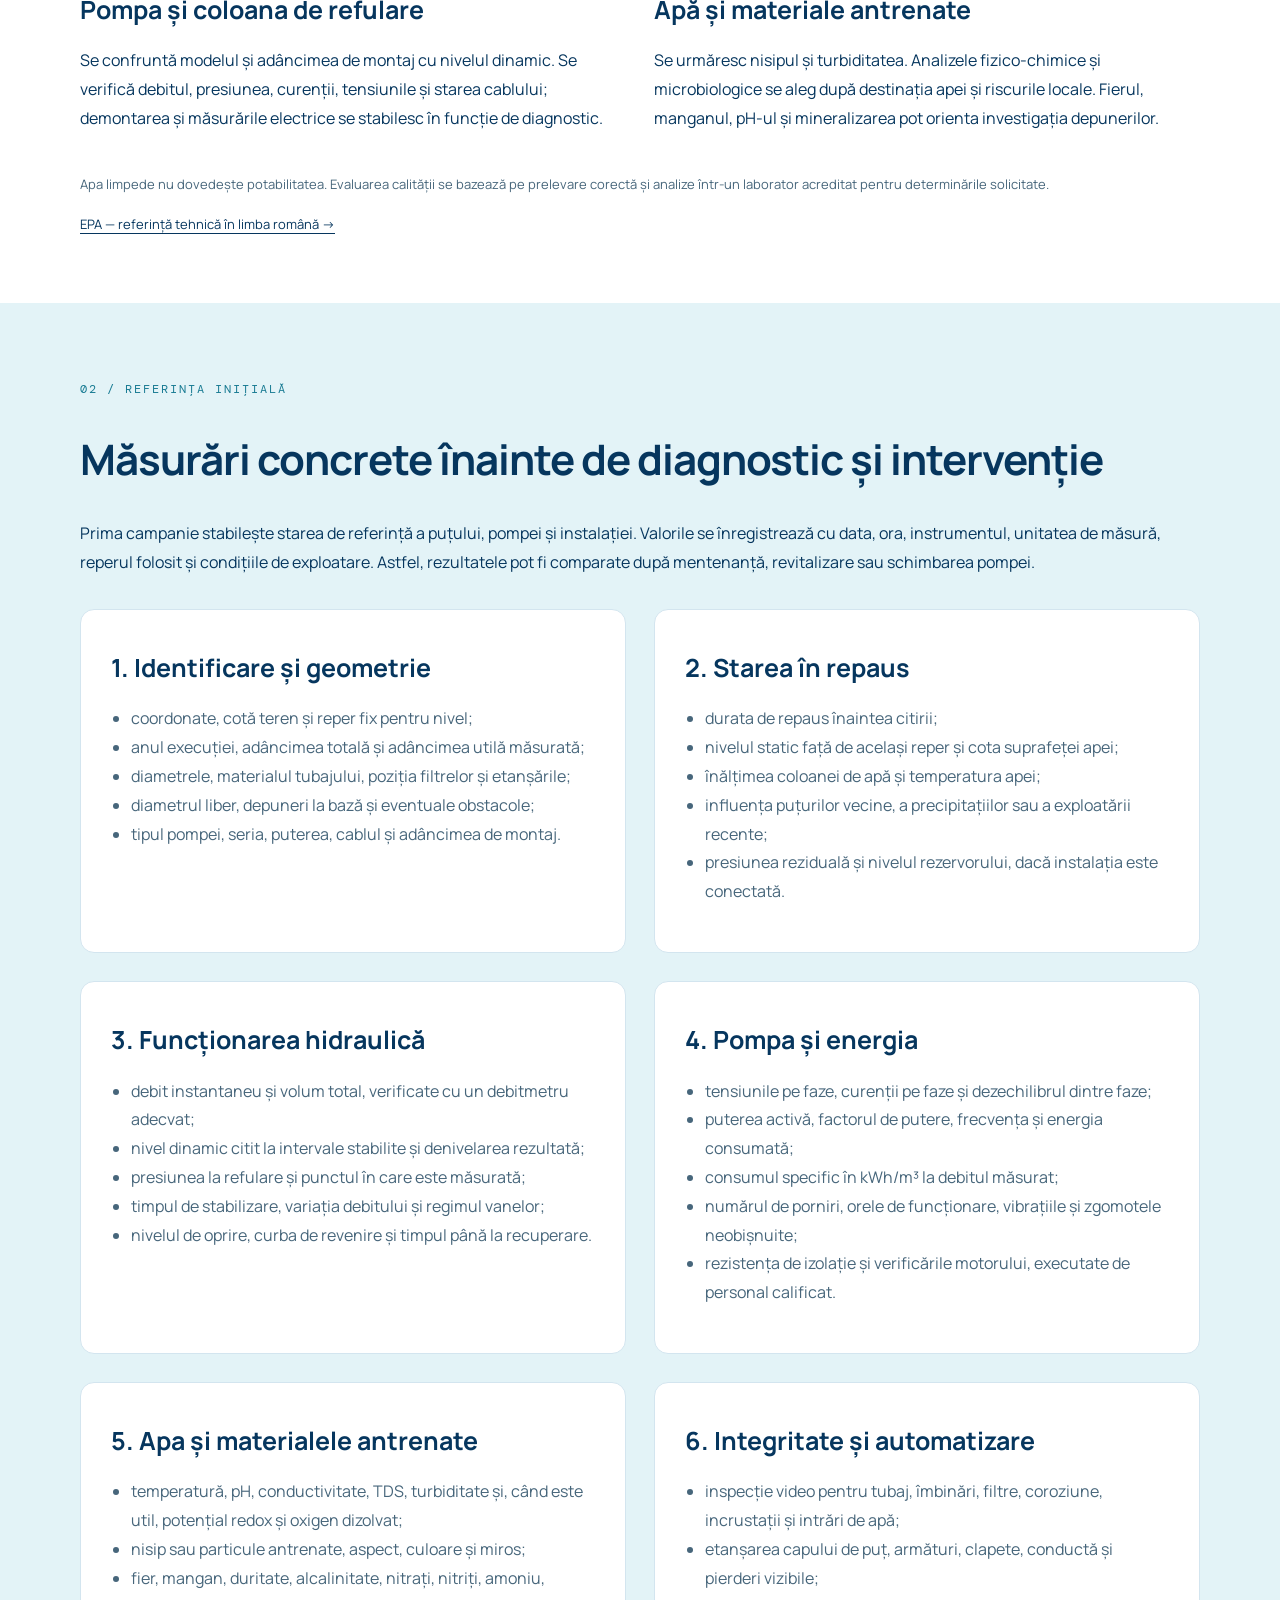
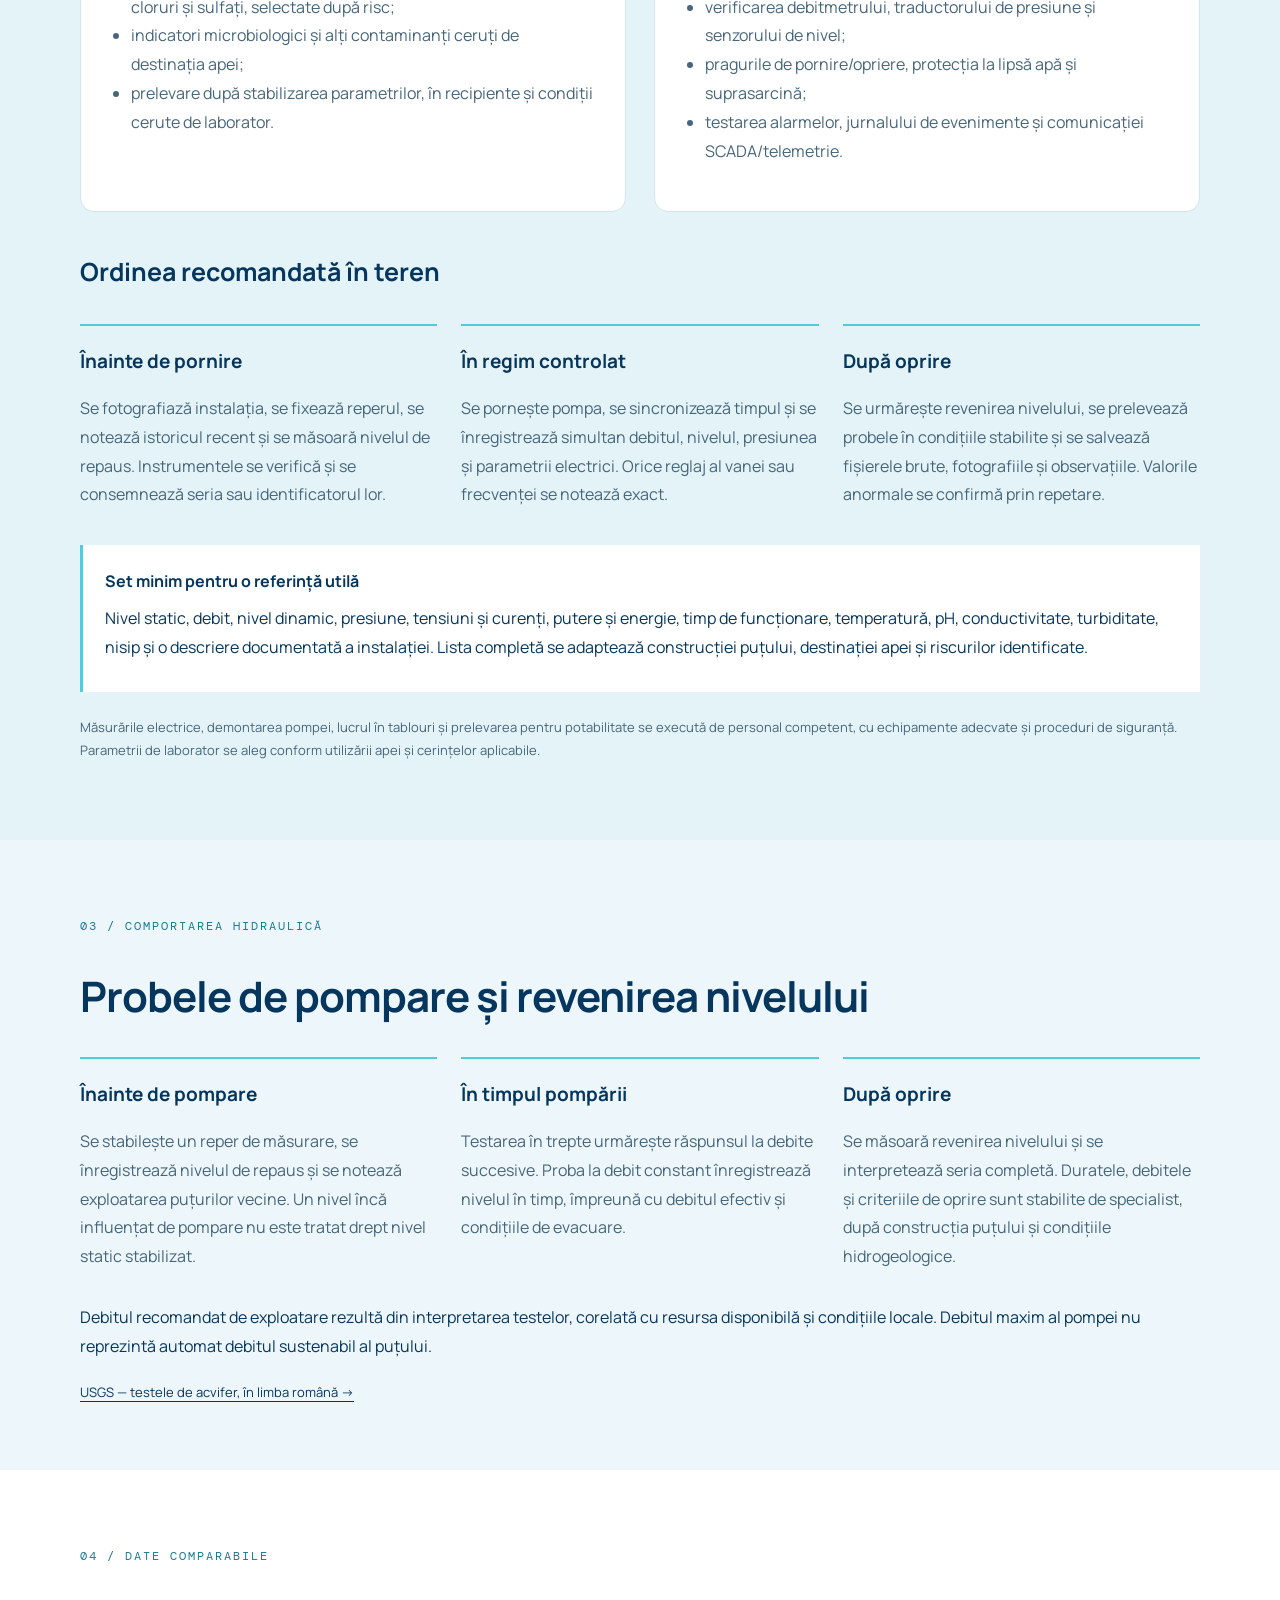
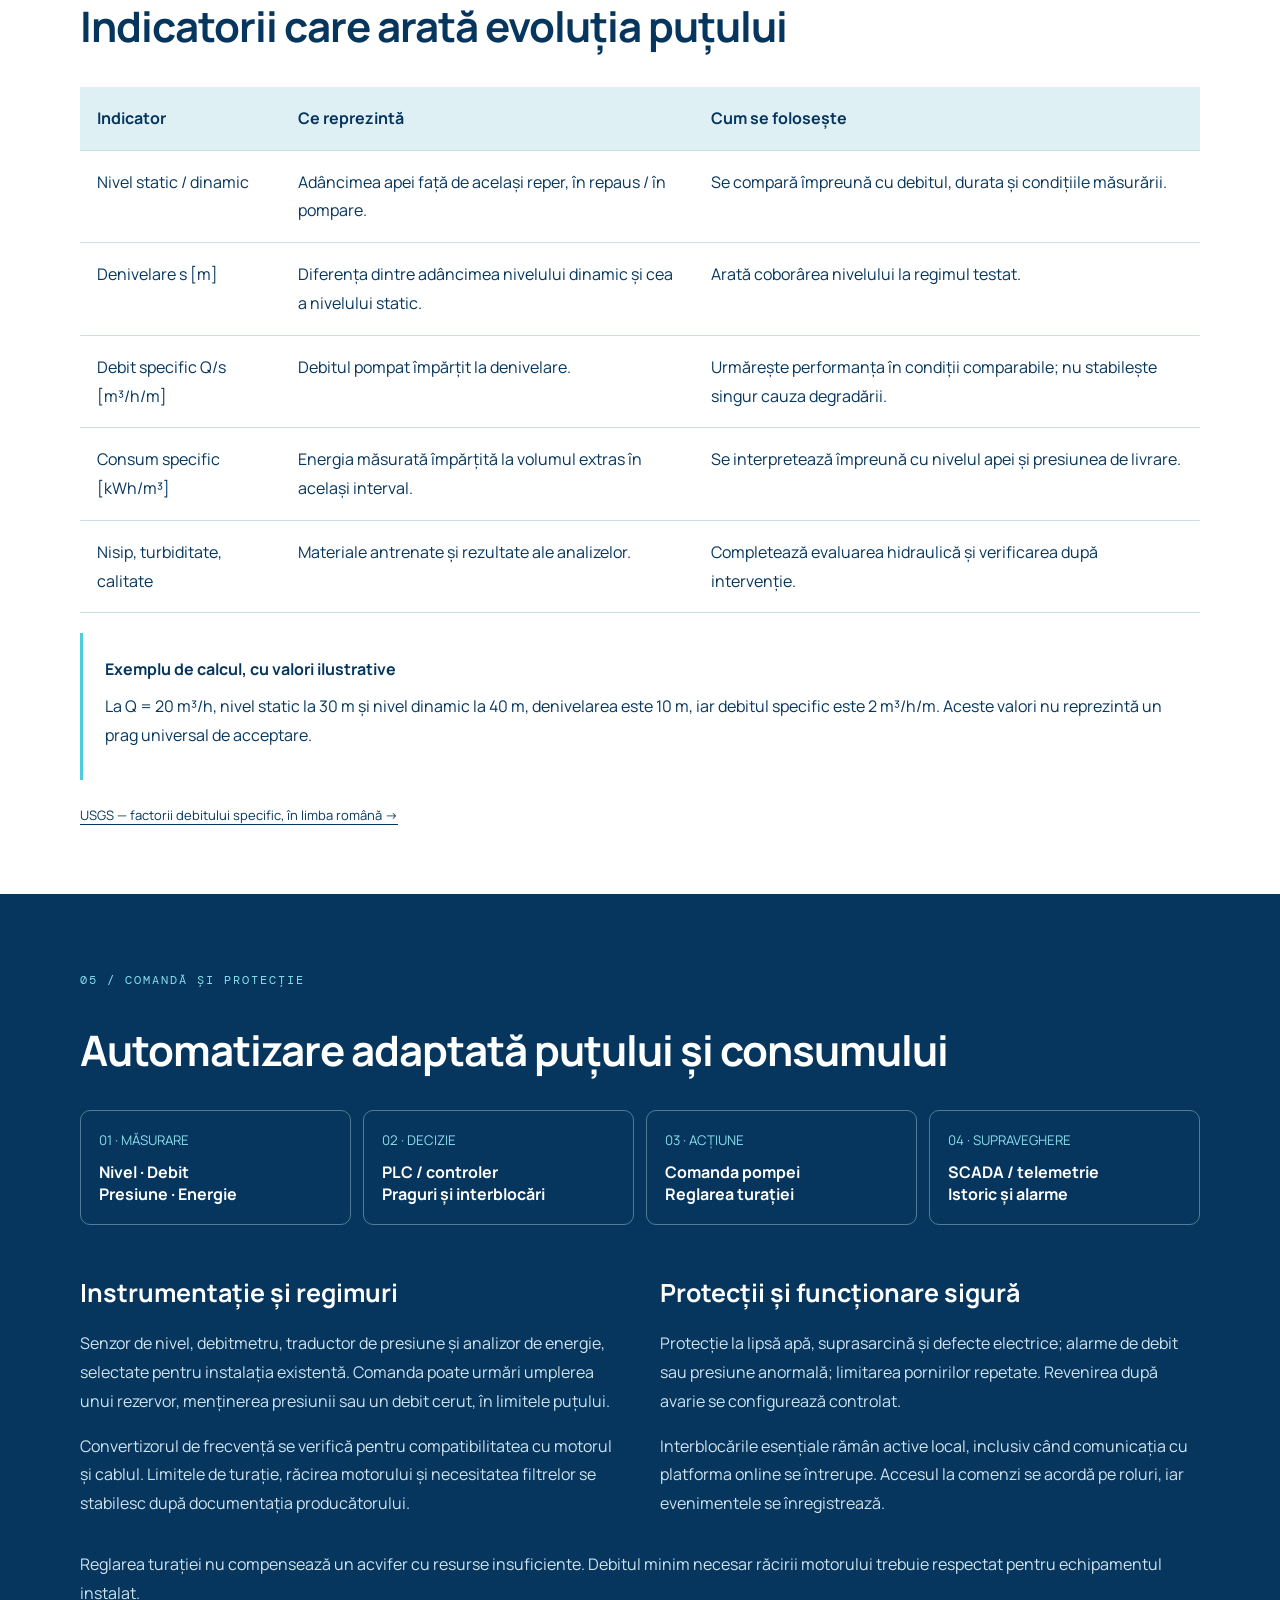
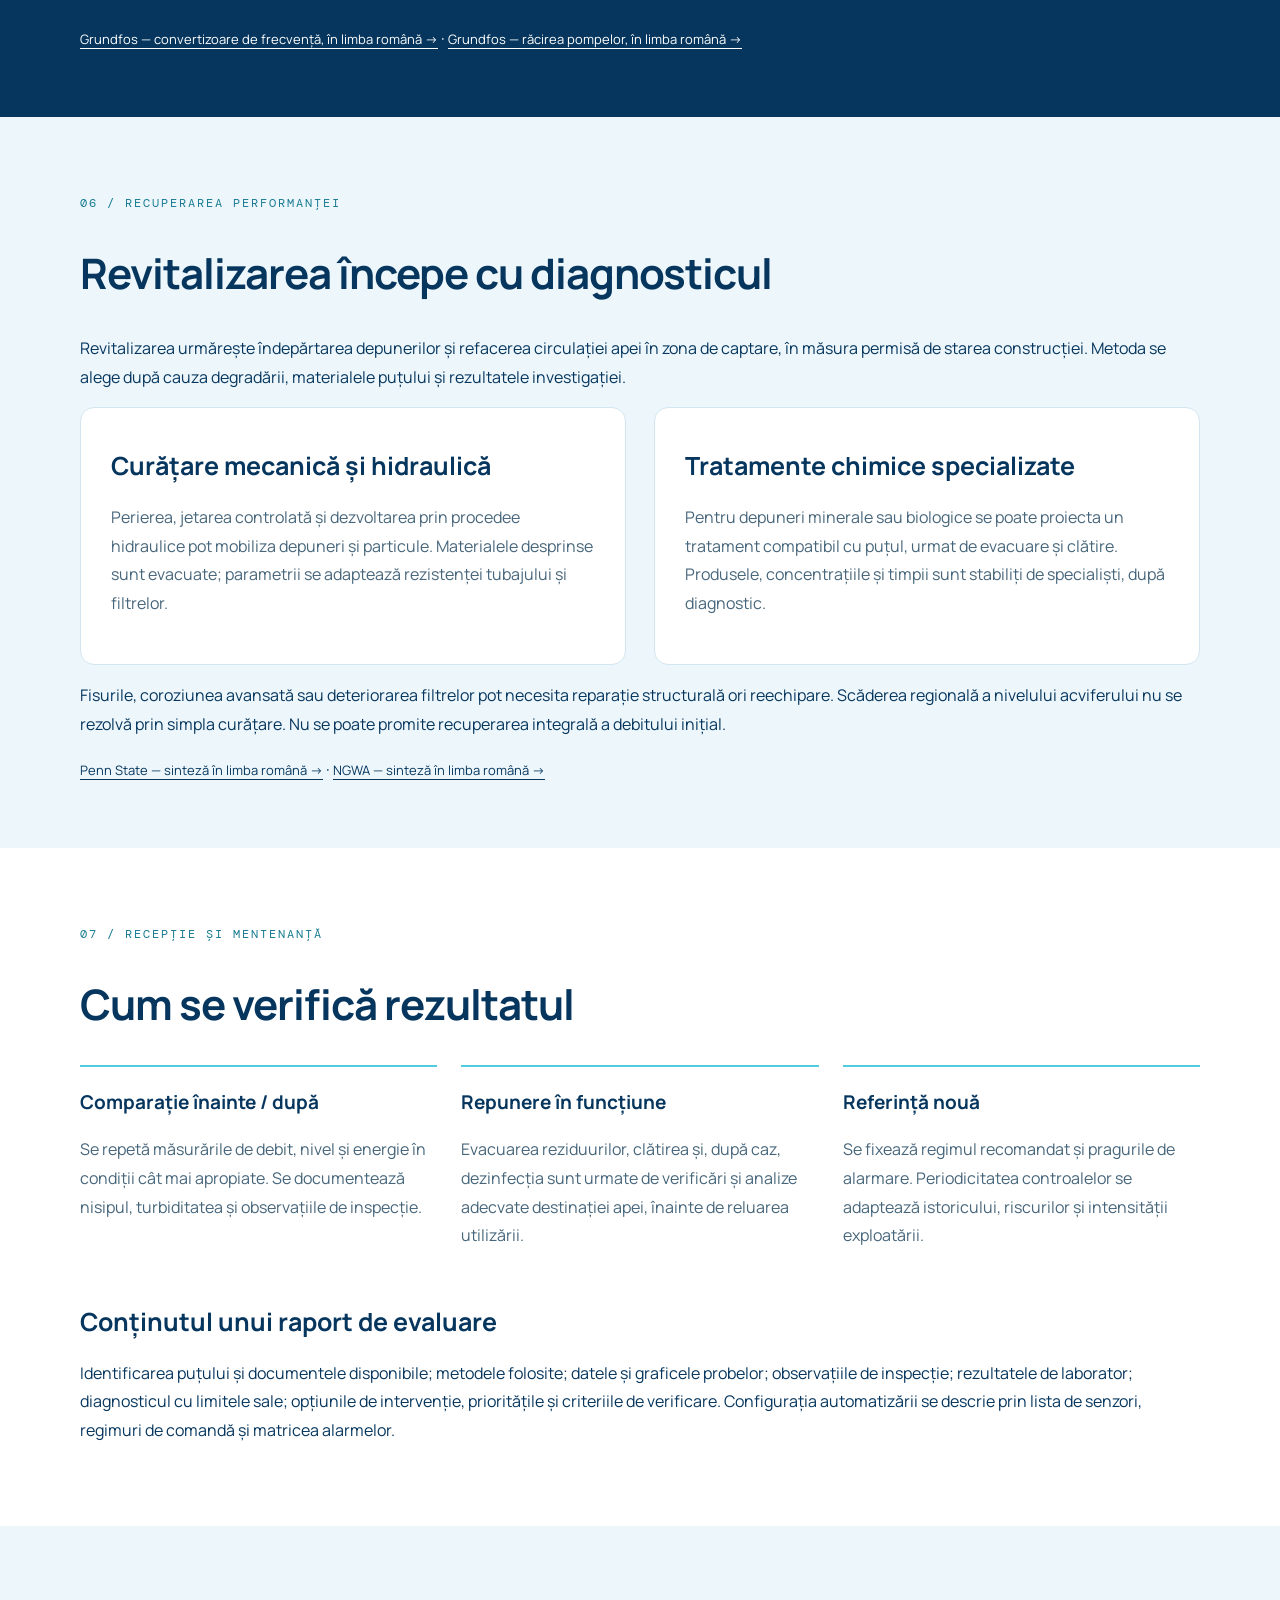
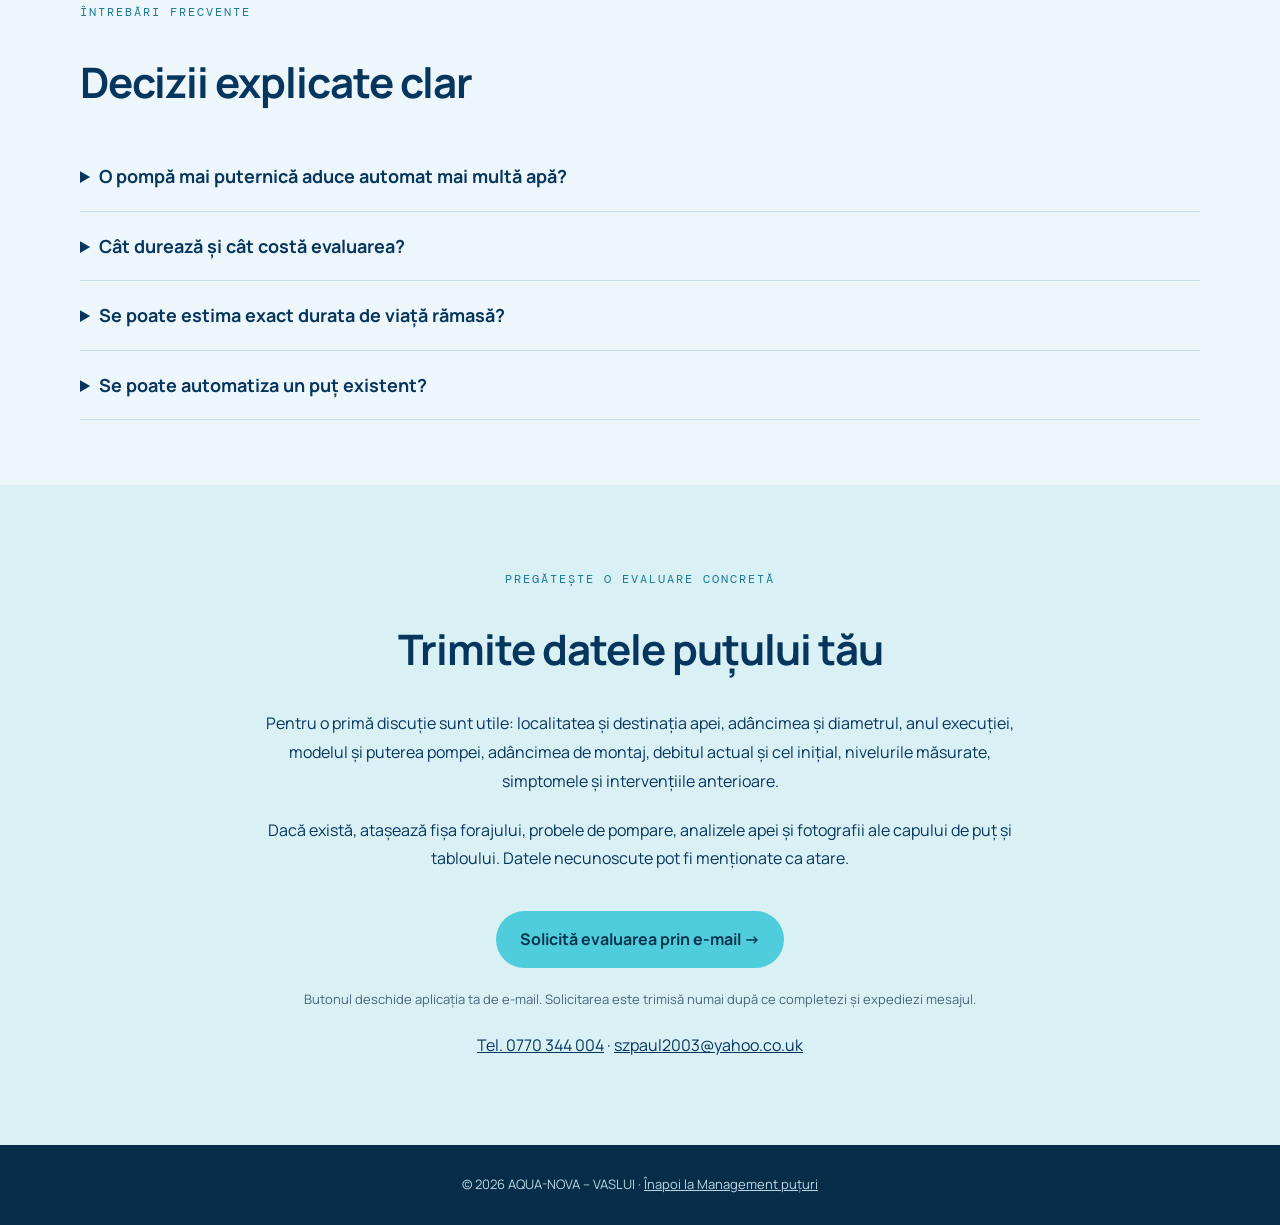
<file: evaluare-puturi.html>
<!doctype html><html lang="ro"><head><meta charset="UTF-8"><meta name="viewport" content="width=device-width,initial-scale=1"><title>Evaluarea, automatizarea și revitalizarea puțurilor | AQUA-NOVA – VASLUI</title><link rel="canonical" href="https://palvga.github.io/aqua-nova/evaluare-puturi.html"><meta property="og:type" content="website"><meta property="og:locale" content="ro_RO"><meta property="og:title" content="Evaluarea, automatizarea și revitalizarea puțurilor | AQUA-NOVA – VASLUI"><meta property="og:description" content="Diagnostic tehnic, probe de pompare, automatizare și revitalizare pentru puțuri de adâncime."><meta property="og:image" content="https://palvga.github.io/aqua-nova/assets/hero-management-puturi.png"><meta name="description" content="Evaluare tehnică a puțurilor de adâncime: inspecție video, probe de pompare, calitatea apei, automatizare, decolmatare și verificarea performanței."><link href="https://fonts.googleapis.com/css2?family=DM+Mono:wght@400;500&family=Manrope:wght@400;500;600;700;800&display=swap" rel="stylesheet"><style>
:root{--navy:#06365e;--cyan:#50cddd;--muted:#47667b}*{box-sizing:border-box}html{scroll-behavior:smooth}body{margin:0;background:#edf7fb;color:var(--navy);font:16px/1.8 Manrope,sans-serif}a{color:inherit}header{background:#082d49;color:white;padding:22px max(24px,6vw);display:flex;justify-content:space-between;align-items:center;gap:20px;flex-wrap:wrap}.brand{font-weight:800;font-size:22px;text-decoration:none}.brand span{color:var(--cyan)}nav{display:flex;gap:24px;flex-wrap:wrap}nav a{font-size:14px;text-decoration:none}.wrap{width:min(1120px,calc(100% - 48px));margin:auto}.hero{background:linear-gradient(125deg,#082d49,#075b7a);color:white;padding:78px 0 70px}.eyebrow{font:12px/1.6 'DM Mono',monospace;letter-spacing:2px;text-transform:uppercase;color:#197b93}.hero .eyebrow,.dark .eyebrow{color:#85deec}h1{font-size:clamp(36px,5.5vw,66px);line-height:1.1;letter-spacing:-2px;max-width:900px;margin:22px 0}h1 span{color:var(--cyan)}h2{font-size:clamp(28px,3.5vw,42px);line-height:1.2;letter-spacing:-1px}h3{font-size:25px;line-height:1.3;margin:12px 0 20px}.lead{max-width:780px;color:#c9e3ee;font-size:18px}.pills{display:flex;gap:12px;flex-wrap:wrap;margin-top:30px}.pills a{border:1px solid #6495ac;border-radius:30px;padding:9px 18px;text-decoration:none;font-size:14px}section{padding:65px 0;scroll-margin-top:20px}.grid{display:grid;grid-template-columns:repeat(2,minmax(0,1fr));gap:28px}.card{background:white;border:1px solid #d3e5ef;border-radius:14px;overflow:hidden}.product{display:block;width:100%;height:300px;object-fit:contain;padding:28px;background:white}.copy{padding:30px}.copy p{color:var(--muted)}.copy ul{padding-left:20px;color:var(--muted)}.source{font-size:13px;text-underline-offset:4px}.dark{background:var(--navy);color:white}.dark p{color:#cee3ee}.dark .grid{gap:40px}.steps{display:grid;grid-template-columns:repeat(3,minmax(0,1fr));gap:24px;margin-top:35px}.step{border-top:2px solid var(--cyan);padding-top:18px}.step strong{display:block;font-size:19px}.step p{color:var(--muted)}figure{margin:0}.map{display:block;width:100%;height:auto;background:white}.caption{padding:24px}.caption h3{font-size:22px}.caption p{color:var(--muted);margin-bottom:0}.note{font-size:13px;color:var(--muted);margin-top:24px}.button{display:inline-block;background:var(--cyan);color:#07334d;border-radius:30px;padding:14px 24px;font-weight:700;text-decoration:none;margin-top:18px}.contact{text-align:center;background:#d9f0f5}.contact p{max-width:750px;margin:20px auto}.contact a{overflow-wrap:anywhere}footer{padding:28px 24px;background:#082d49;color:#bbd7e5;text-align:center;font-size:13px}a:focus-visible{outline:3px solid #eb9200;outline-offset:5px}@media(max-width:700px){.grid,.steps{grid-template-columns:1fr}.hero{padding:48px 0}section{padding:44px 0}.copy{padding:24px}.product{height:260px}h1{letter-spacing:-1px}nav{gap:16px}}

.table-wrap{overflow:auto}table{width:100%;border-collapse:collapse;min-width:620px}th,td{text-align:left;vertical-align:top;padding:17px;border-bottom:1px solid #c6dfe9}th{background:#dff0f5}details{border-bottom:1px solid #c6dfe9;padding:18px 0}summary{cursor:pointer;font-weight:700;font-size:18px}details p{max-width:900px}.mini{background:#fff;border-left:3px solid #50cddd;padding:22px;margin:20px 0}.mini p{margin:8px 0}.sources{font-size:13px}.sources li{margin:12px 0}.flow{display:grid;grid-template-columns:repeat(4,1fr);gap:12px;margin-top:32px}.flow div{border:1px solid #527b97;border-radius:10px;padding:18px}.flow small{display:block;color:#8bdeeb}.flow strong{display:block;line-height:1.4;margin-top:8px}@media(max-width:700px){.flow{grid-template-columns:1fr 1fr}}@media(prefers-reduced-motion:reduce){html{scroll-behavior:auto}}
</style></head><body><header><a class="brand" href="index.html">AQUA-<span>NOVA</span> — VASLUI</a><nav aria-label="Navigare principală"><a href="puturi-forate.html">← Management puțuri</a><a href="#evaluare">Evaluare</a><a href="#masurari-initiale">Măsurări inițiale</a><a href="#automatizare">Automatizare</a><a href="#revitalizare">Revitalizare</a><a href="#solicitare">Solicită evaluarea</a></nav></header><main>
<div class="hero"><div class="wrap"><p class="eyebrow">PUȚURI DE ADÂNCIME · CAPTAREA APEI SUBTERANE</p><h1>Cunoaște starea puțului.<br><span>Alege intervenția potrivită.</span></h1><p class="lead">Evaluarea puțului, a pompei și a instalației de comandă oferă baza pentru o exploatare controlată. De la primele măsurări până la revitalizare, deciziile trebuie susținute de date comparabile.</p><div class="pills"><a href="#evaluare">Ce verificăm ↓</a><a href="#masurari-initiale">Măsurări inițiale ↓</a><a href="#indicatori">Indicatori de performanță ↓</a><a href="#revitalizare">Metode de revitalizare ↓</a><a href="#solicitare">Pregătește evaluarea ↓</a></div></div></div>
<section><div class="wrap"><p class="eyebrow">CÂND ESTE NECESARĂ O INVESTIGAȚIE</p><h2>Debitul scade. Cauza trebuie identificată.</h2><p>Mai puțină apă poate însemna colmatare, uzura pompei, o problemă pe conducta de refulare sau o schimbare a nivelului acviferului. Evaluarea separă aceste cauze înainte de alegerea unei intervenții.</p><div class="steps"><div class="step"><strong>Semnale hidraulice</strong><p>Debit mai mic, denivelare mai mare la un debit comparabil, revenire diferită a nivelului sau apariția nisipului.</p></div><div class="step"><strong>Semnale energetice</strong><p>Consum mai mare pe metru cub, porniri dese, declanșări ale protecțiilor sau funcționare instabilă.</p></div><div class="step"><strong>Semnale de calitate</strong><p>Turbiditate, depuneri, modificări de culoare sau rezultate de laborator care cer investigații.</p></div></div></div></section>
<section id="evaluare" style="background:white"><div class="wrap"><p class="eyebrow">01 / DIAGNOSTIC TEHNIC</p><h2>Ce cuprinde evaluarea unui puț</h2><div class="grid"><article><h3>Documentație și istoric</h3><p>Fișa forajului, adâncimea, diametrele, materialele tubajului, poziția filtrelor și datele de echipare. Se centralizează probele inițiale, analizele de apă, reparațiile, orele de funcționare și evoluția debitelor.</p></article><article><h3>Inspecție la suprafață și în foraj</h3><p>Se verifică accesul, capul de puț, etanșările, armăturile și instalația electrică. Inspecția video, când configurația permite, documentează depuneri, starea tubajului și filtrelor, obstacole sau defecte vizibile.</p></article><article><h3>Pompa și coloana de refulare</h3><p>Se confruntă modelul și adâncimea de montaj cu nivelul dinamic. Se verifică debitul, presiunea, curenții, tensiunile și starea cablului; demontarea și măsurările electrice se stabilesc în funcție de diagnostic.</p></article><article><h3>Apă și materiale antrenate</h3><p>Se urmăresc nisipul și turbiditatea. Analizele fizico-chimice și microbiologice se aleg după destinația apei și riscurile locale. Fierul, manganul, pH-ul și mineralizarea pot orienta investigația depunerilor.</p></article></div><p class="note">Apa limpede nu dovedește potabilitatea. Evaluarea calității se bazează pe prelevare corectă și analize într-un laborator acreditat pentru determinările solicitate.</p><a class="source" href="ghid-epa-protectia-apei-din-puturi.html">EPA — referință tehnică în limba română →</a></div></section>
<section id="masurari-initiale" style="background:#e3f3f7"><div class="wrap"><p class="eyebrow">02 / REFERINȚA INIȚIALĂ</p><h2>Măsurări concrete înainte de diagnostic și intervenție</h2><p>Prima campanie stabilește starea de referință a puțului, pompei și instalației. Valorile se înregistrează cu data, ora, instrumentul, unitatea de măsură, reperul folosit și condițiile de exploatare. Astfel, rezultatele pot fi comparate după mentenanță, revitalizare sau schimbarea pompei.</p><div class="grid" style="margin-top:32px"><article class="card copy"><h3>1. Identificare și geometrie</h3><ul><li>coordonate, cotă teren și reper fix pentru nivel;</li><li>anul execuției, adâncimea totală și adâncimea utilă măsurată;</li><li>diametrele, materialul tubajului, poziția filtrelor și etanșările;</li><li>diametrul liber, depuneri la bază și eventuale obstacole;</li><li>tipul pompei, seria, puterea, cablul și adâncimea de montaj.</li></ul></article><article class="card copy"><h3>2. Starea în repaus</h3><ul><li>durata de repaus înaintea citirii;</li><li>nivelul static față de același reper și cota suprafeței apei;</li><li>înălțimea coloanei de apă și temperatura apei;</li><li>influența puțurilor vecine, a precipitațiilor sau a exploatării recente;</li><li>presiunea reziduală și nivelul rezervorului, dacă instalația este conectată.</li></ul></article><article class="card copy"><h3>3. Funcționarea hidraulică</h3><ul><li>debit instantaneu și volum total, verificate cu un debitmetru adecvat;</li><li>nivel dinamic citit la intervale stabilite și denivelarea rezultată;</li><li>presiunea la refulare și punctul în care este măsurată;</li><li>timpul de stabilizare, variația debitului și regimul vanelor;</li><li>nivelul de oprire, curba de revenire și timpul până la recuperare.</li></ul></article><article class="card copy"><h3>4. Pompa și energia</h3><ul><li>tensiunile pe faze, curenții pe faze și dezechilibrul dintre faze;</li><li>puterea activă, factorul de putere, frecvența și energia consumată;</li><li>consumul specific în kWh/m³ la debitul măsurat;</li><li>numărul de porniri, orele de funcționare, vibrațiile și zgomotele neobișnuite;</li><li>rezistența de izolație și verificările motorului, executate de personal calificat.</li></ul></article><article class="card copy"><h3>5. Apa și materialele antrenate</h3><ul><li>temperatură, pH, conductivitate, TDS, turbiditate și, când este util, potențial redox și oxigen dizolvat;</li><li>nisip sau particule antrenate, aspect, culoare și miros;</li><li>fier, mangan, duritate, alcalinitate, nitrați, nitriți, amoniu, cloruri și sulfați, selectate după risc;</li><li>indicatori microbiologici și alți contaminanți ceruți de destinația apei;</li><li>prelevare după stabilizarea parametrilor, în recipiente și condiții cerute de laborator.</li></ul></article><article class="card copy"><h3>6. Integritate și automatizare</h3><ul><li>inspecție video pentru tubaj, îmbinări, filtre, coroziune, incrustații și intrări de apă;</li><li>etanșarea capului de puț, armături, clapete, conductă și pierderi vizibile;</li><li>verificarea debitmetrului, traductorului de presiune și senzorului de nivel;</li><li>pragurile de pornire/opriere, protecția la lipsă apă și suprasarcină;</li><li>testarea alarmelor, jurnalului de evenimente și comunicației SCADA/telemetrie.</li></ul></article></div><h3 style="margin-top:44px">Ordinea recomandată în teren</h3><div class="steps"><div class="step"><strong>Înainte de pornire</strong><p>Se fotografiază instalația, se fixează reperul, se notează istoricul recent și se măsoară nivelul de repaus. Instrumentele se verifică și se consemnează seria sau identificatorul lor.</p></div><div class="step"><strong>În regim controlat</strong><p>Se pornește pompa, se sincronizează timpul și se înregistrează simultan debitul, nivelul, presiunea și parametrii electrici. Orice reglaj al vanei sau frecvenței se notează exact.</p></div><div class="step"><strong>După oprire</strong><p>Se urmărește revenirea nivelului, se prelevează probele în condițiile stabilite și se salvează fișierele brute, fotografiile și observațiile. Valorile anormale se confirmă prin repetare.</p></div></div><div class="mini"><strong>Set minim pentru o referință utilă</strong><p>Nivel static, debit, nivel dinamic, presiune, tensiuni și curenți, putere și energie, timp de funcționare, temperatură, pH, conductivitate, turbiditate, nisip și o descriere documentată a instalației. Lista completă se adaptează construcției puțului, destinației apei și riscurilor identificate.</p></div><p class="note">Măsurările electrice, demontarea pompei, lucrul în tablouri și prelevarea pentru potabilitate se execută de personal competent, cu echipamente adecvate și proceduri de siguranță. Parametrii de laborator se aleg conform utilizării apei și cerințelor aplicabile.</p></div></section>
<section id="pompare"><div class="wrap"><p class="eyebrow">03 / COMPORTAREA HIDRAULICĂ</p><h2>Probele de pompare și revenirea nivelului</h2><div class="steps"><div class="step"><strong>Înainte de pompare</strong><p>Se stabilește un reper de măsurare, se înregistrează nivelul de repaus și se notează exploatarea puțurilor vecine. Un nivel încă influențat de pompare nu este tratat drept nivel static stabilizat.</p></div><div class="step"><strong>În timpul pompării</strong><p>Testarea în trepte urmărește răspunsul la debite succesive. Proba la debit constant înregistrează nivelul în timp, împreună cu debitul efectiv și condițiile de evacuare.</p></div><div class="step"><strong>După oprire</strong><p>Se măsoară revenirea nivelului și se interpretează seria completă. Duratele, debitele și criteriile de oprire sunt stabilite de specialist, după construcția puțului și condițiile hidrogeologice.</p></div></div><p>Debitul recomandat de exploatare rezultă din interpretarea testelor, corelată cu resursa disponibilă și condițiile locale. Debitul maxim al pompei nu reprezintă automat debitul sustenabil al puțului.</p><a class="source" href="ghid-usgs-teste-acvifer-debit-specific.html#teste-acvifer">USGS — testele de acvifer, în limba română →</a></div></section>
<section id="indicatori" style="background:white"><div class="wrap"><p class="eyebrow">04 / DATE COMPARABILE</p><h2>Indicatorii care arată evoluția puțului</h2><div class="table-wrap"><table><thead><tr><th>Indicator</th><th>Ce reprezintă</th><th>Cum se folosește</th></tr></thead><tbody><tr><td>Nivel static / dinamic</td><td>Adâncimea apei față de același reper, în repaus / în pompare.</td><td>Se compară împreună cu debitul, durata și condițiile măsurării.</td></tr><tr><td>Denivelare s [m]</td><td>Diferența dintre adâncimea nivelului dinamic și cea a nivelului static.</td><td>Arată coborârea nivelului la regimul testat.</td></tr><tr><td>Debit specific Q/s [m³/h/m]</td><td>Debitul pompat împărțit la denivelare.</td><td>Urmărește performanța în condiții comparabile; nu stabilește singur cauza degradării.</td></tr><tr><td>Consum specific [kWh/m³]</td><td>Energia măsurată împărțită la volumul extras în același interval.</td><td>Se interpretează împreună cu nivelul apei și presiunea de livrare.</td></tr><tr><td>Nisip, turbiditate, calitate</td><td>Materiale antrenate și rezultate ale analizelor.</td><td>Completează evaluarea hidraulică și verificarea după intervenție.</td></tr></tbody></table></div><div class="mini"><strong>Exemplu de calcul, cu valori ilustrative</strong><p>La Q = 20 m³/h, nivel static la 30 m și nivel dinamic la 40 m, denivelarea este 10 m, iar debitul specific este 2 m³/h/m. Aceste valori nu reprezintă un prag universal de acceptare.</p></div><a class="source" href="ghid-usgs-teste-acvifer-debit-specific.html#debit-specific">USGS — factorii debitului specific, în limba română →</a></div></section>
<section id="automatizare" class="dark"><div class="wrap"><p class="eyebrow">05 / COMANDĂ ȘI PROTECȚIE</p><h2>Automatizare adaptată puțului și consumului</h2><div class="flow" aria-label="Fluxul de automatizare"><div><small>01 · MĂSURARE</small><strong>Nivel · Debit<br>Presiune · Energie</strong></div><div><small>02 · DECIZIE</small><strong>PLC / controler<br>Praguri și interblocări</strong></div><div><small>03 · ACȚIUNE</small><strong>Comanda pompei<br>Reglarea turației</strong></div><div><small>04 · SUPRAVEGHERE</small><strong>SCADA / telemetrie<br>Istoric și alarme</strong></div></div><div class="grid" style="margin-top:40px"><article><h3>Instrumentație și regimuri</h3><p>Senzor de nivel, debitmetru, traductor de presiune și analizor de energie, selectate pentru instalația existentă. Comanda poate urmări umplerea unui rezervor, menținerea presiunii sau un debit cerut, în limitele puțului.</p><p>Convertizorul de frecvență se verifică pentru compatibilitatea cu motorul și cablul. Limitele de turație, răcirea motorului și necesitatea filtrelor se stabilesc după documentația producătorului.</p></article><article><h3>Protecții și funcționare sigură</h3><p>Protecție la lipsă apă, suprasarcină și defecte electrice; alarme de debit sau presiune anormală; limitarea pornirilor repetate. Revenirea după avarie se configurează controlat.</p><p>Interblocările esențiale rămân active local, inclusiv când comunicația cu platforma online se întrerupe. Accesul la comenzi se acordă pe roluri, iar evenimentele se înregistrează.</p></article></div><p>Reglarea turației nu compensează un acvifer cu resurse insuficiente. Debitul minim necesar răcirii motorului trebuie respectat pentru echipamentul instalat.</p><a class="source" href="ghid-grundfos-pompe-submersibile.html#convertizor">Grundfos — convertizoare de frecvență, în limba română →</a> · <a class="source" href="ghid-grundfos-pompe-submersibile.html#racire">Grundfos — răcirea pompelor, în limba română →</a></div></section>
<section id="revitalizare"><div class="wrap"><p class="eyebrow">06 / RECUPERAREA PERFORMANȚEI</p><h2>Revitalizarea începe cu diagnosticul</h2><p>Revitalizarea urmărește îndepărtarea depunerilor și refacerea circulației apei în zona de captare, în măsura permisă de starea construcției. Metoda se alege după cauza degradării, materialele puțului și rezultatele investigației.</p><div class="grid"><article class="card copy"><h3>Curățare mecanică și hidraulică</h3><p>Perierea, jetarea controlată și dezvoltarea prin procedee hidraulice pot mobiliza depuneri și particule. Materialele desprinse sunt evacuate; parametrii se adaptează rezistenței tubajului și filtrelor.</p></article><article class="card copy"><h3>Tratamente chimice specializate</h3><p>Pentru depuneri minerale sau biologice se poate proiecta un tratament compatibil cu puțul, urmat de evacuare și clătire. Produsele, concentrațiile și timpii sunt stabiliți de specialiști, după diagnostic.</p></article></div><p>Fisurile, coroziunea avansată sau deteriorarea filtrelor pot necesita reparație structurală ori reechipare. Scăderea regională a nivelului acviferului nu se rezolvă prin simpla curățare. Nu se poate promite recuperarea integrală a debitului inițial.</p><a class="source" href="ghid-penn-state-intretinere-puturi.html">Penn State — sinteză în limba română →</a> · <a class="source" href="ghid-ngwa-reabilitare-puturi.html">NGWA — sinteză în limba română →</a></div></section>
<section style="background:white"><div class="wrap"><p class="eyebrow">07 / RECEPȚIE ȘI MENTENANȚĂ</p><h2>Cum se verifică rezultatul</h2><div class="steps"><div class="step"><strong>Comparație înainte / după</strong><p>Se repetă măsurările de debit, nivel și energie în condiții cât mai apropiate. Se documentează nisipul, turbiditatea și observațiile de inspecție.</p></div><div class="step"><strong>Repunere în funcțiune</strong><p>Evacuarea reziduurilor, clătirea și, după caz, dezinfecția sunt urmate de verificări și analize adecvate destinației apei, înainte de reluarea utilizării.</p></div><div class="step"><strong>Referință nouă</strong><p>Se fixează regimul recomandat și pragurile de alarmare. Periodicitatea controalelor se adaptează istoricului, riscurilor și intensității exploatării.</p></div></div><h3 style="margin-top:40px">Conținutul unui raport de evaluare</h3><p>Identificarea puțului și documentele disponibile; metodele folosite; datele și graficele probelor; observațiile de inspecție; rezultatele de laborator; diagnosticul cu limitele sale; opțiunile de intervenție, prioritățile și criteriile de verificare. Configurația automatizării se descrie prin lista de senzori, regimuri de comandă și matricea alarmelor.</p></div></section>
<section><div class="wrap"><p class="eyebrow">ÎNTREBĂRI FRECVENTE</p><h2>Decizii explicate clar</h2><details><summary>O pompă mai puternică aduce automat mai multă apă?</summary><p>Nu. Pompa trebuie aleasă în raport cu răspunsul puțului și cerința instalației. Pomparea excesivă poate coborî nivelul sub limita admisă și poate conduce la funcționare fără apă.</p></details><details><summary>Cât durează și cât costă evaluarea?</summary><p>Durata și costul se stabilesc după verificarea adâncimii, accesului, documentației, echipării și probelor necesare. Oferta trebuie să precizeze investigațiile incluse, eventualele demontări și livrabilele.</p></details><details><summary>Se poate estima exact durata de viață rămasă?</summary><p>Se poate evalua starea și prioritiza investiția. O durată exactă nu rezultă doar din vârsta puțului sau dintr-un scor: contează integritatea, istoricul, mediul hidrogeologic și regimul de exploatare.</p></details><details><summary>Se poate automatiza un puț existent?</summary><p>Da, după verificarea compatibilității pompei, motorului, cablului și tabloului, a posibilităților de montaj pentru senzori și a regimului hidraulic. Soluția se dimensionează pentru instalația reală.</p></details></div></section>
<section id="solicitare" class="contact"><div class="wrap"><p class="eyebrow">PREGĂTEȘTE O EVALUARE CONCRETĂ</p><h2>Trimite datele puțului tău</h2><p>Pentru o primă discuție sunt utile: localitatea și destinația apei, adâncimea și diametrul, anul execuției, modelul și puterea pompei, adâncimea de montaj, debitul actual și cel inițial, nivelurile măsurate, simptomele și intervențiile anterioare.</p><p>Dacă există, atașează fișa forajului, probele de pompare, analizele apei și fotografii ale capului de puț și tabloului. Datele necunoscute pot fi menționate ca atare.</p><a class="button" href="mailto:szpaul2003@yahoo.co.uk?subject=Solicitare%20evaluare%20put%20de%20adancime">Solicită evaluarea prin e-mail →</a><p class="note">Butonul deschide aplicația ta de e-mail. Solicitarea este trimisă numai după ce completezi și expediezi mesajul.</p><p><a href="tel:+40770344004">Tel. 0770 344 004</a> · <a href="mailto:szpaul2003@yahoo.co.uk">szpaul2003@yahoo.co.uk</a></p></div></section></main><footer>© 2026 AQUA-NOVA – VASLUI · <a href="puturi-forate.html">Înapoi la Management puțuri</a></footer></body></html>
</file>
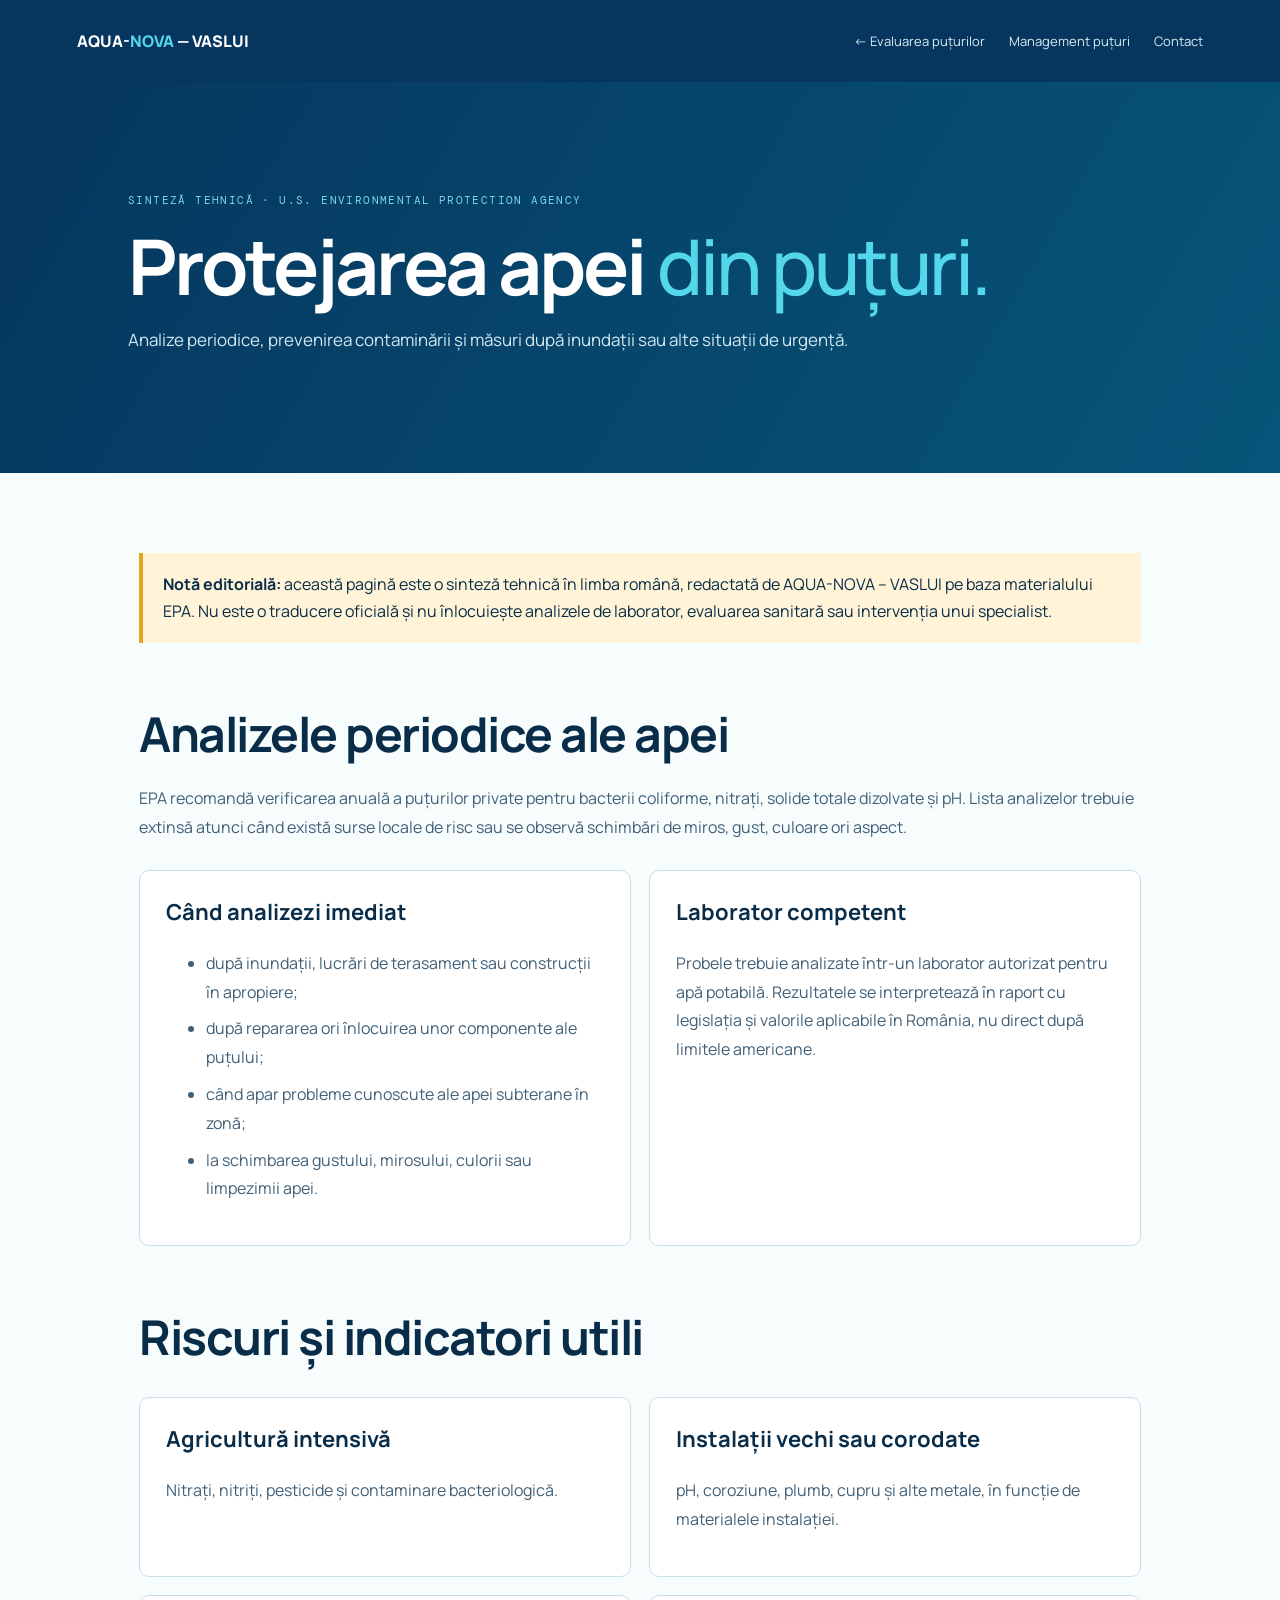
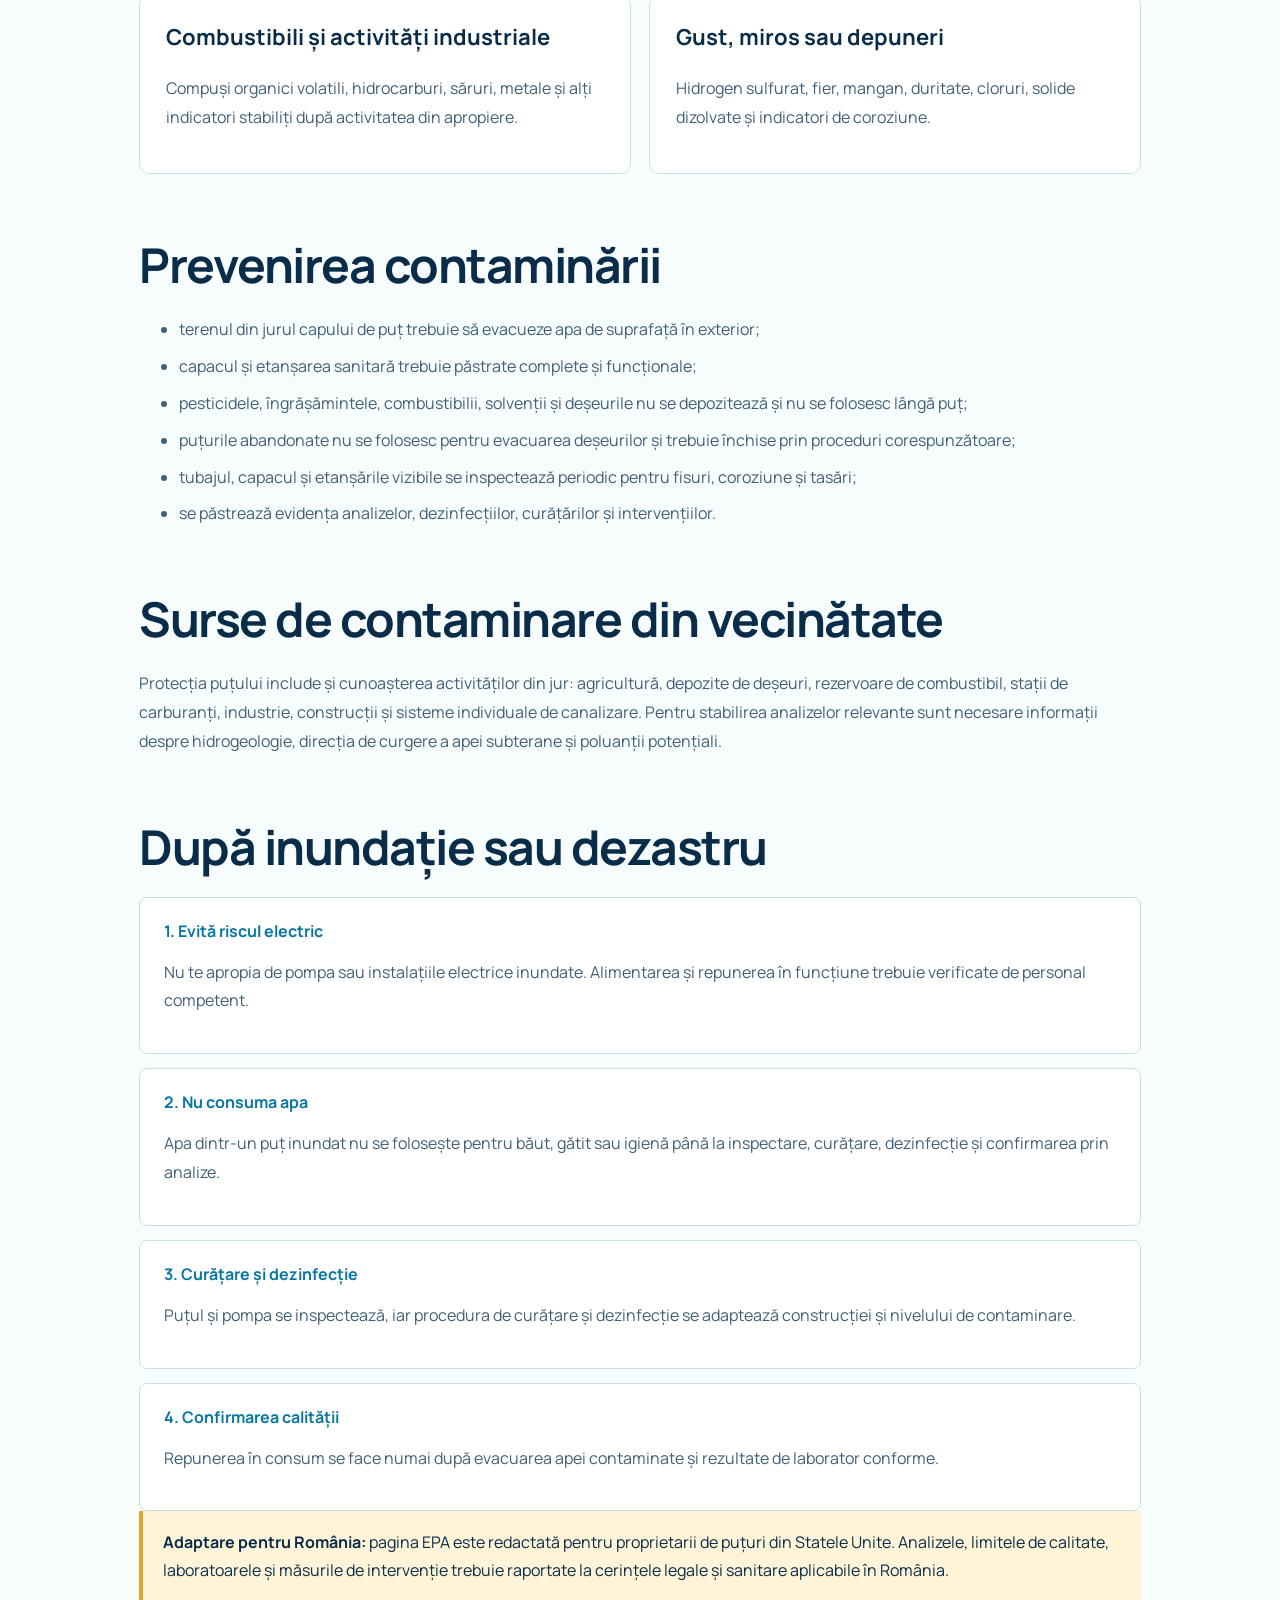
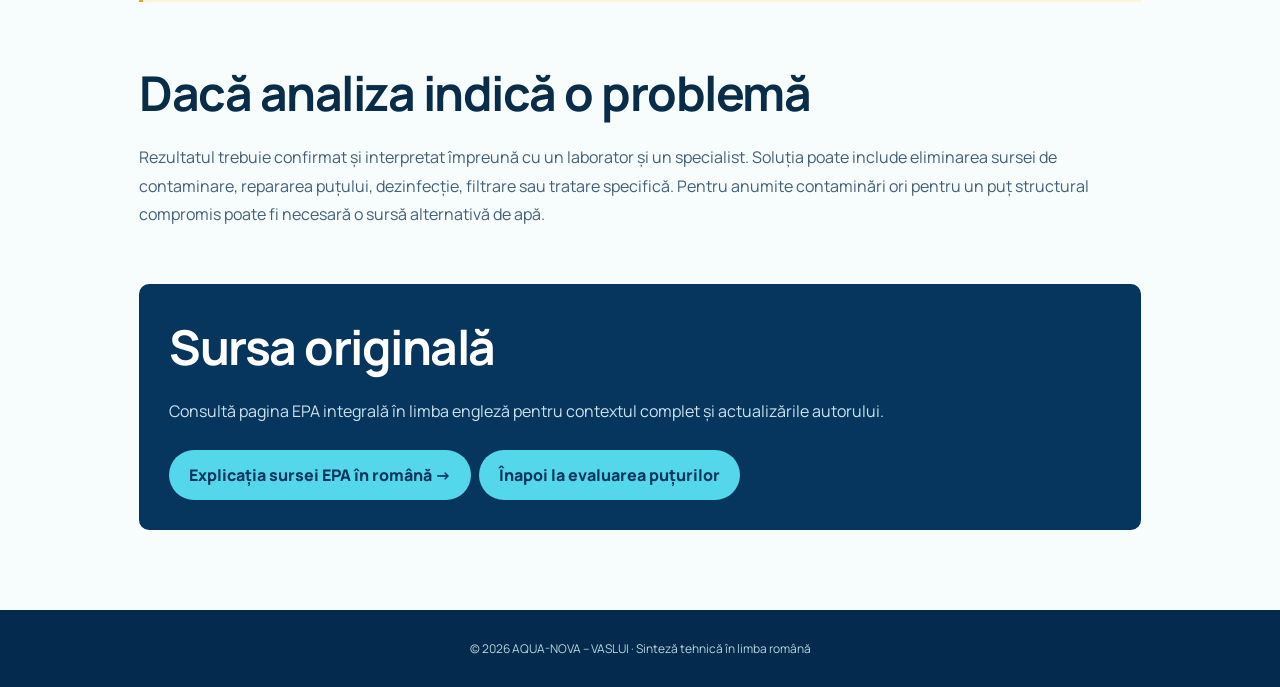
<file: ghid-epa-protectia-apei-din-puturi.html>
<!doctype html><html lang="ro"><head><meta charset="UTF-8"><meta name="viewport" content="width=device-width,initial-scale=1"><meta name="description" content="Sinteză în limba română a recomandărilor EPA pentru analizarea și protejarea apei din puțuri private."><title>Protejarea apei din puțuri — sinteză EPA | AQUA-NOVA – VASLUI</title><link rel="preconnect" href="https://fonts.googleapis.com"><link rel="preconnect" href="https://fonts.gstatic.com" crossorigin><link href="https://fonts.googleapis.com/css2?family=DM+Mono:wght@400;500&family=Manrope:wght@400;500;600;700;800&display=swap" rel="stylesheet"><style>:root{--navy:#06365e;--ink:#092c48;--aqua:#55d7eb;--pale:#edf7fb;--line:#c9e0e9}*{box-sizing:border-box}html{scroll-behavior:smooth}body{margin:0;font-family:Manrope,Arial,sans-serif;color:var(--ink);background:#f7fcfd}header{height:82px;padding:0 clamp(22px,6vw,82px);display:flex;align-items:center;justify-content:space-between;background:var(--navy);color:#fff}.brand{font-weight:800;color:#fff;text-decoration:none}.brand span{color:var(--aqua)}nav{display:flex;gap:24px}nav a{color:#d7edf4;text-decoration:none;font-size:13px}.hero{background:linear-gradient(120deg,#06365e,#07557a);color:#fff;padding:100px clamp(24px,10vw,145px)}.hero .wrap{max-width:1050px;margin:auto}.eyebrow{font:11px 'DM Mono',monospace;letter-spacing:1.4px;color:#79d8e9}.hero h1{font-size:clamp(45px,6vw,78px);line-height:1.02;letter-spacing:-3px;margin:20px 0}.hero h1 span{color:var(--aqua);font-weight:500}.lead{max-width:780px;color:#d4e8f0;line-height:1.8;font-size:17px}.content{max-width:1050px;margin:auto;padding:80px 24px}.notice{background:#fff4d7;border-left:4px solid #e2a526;padding:18px 20px;line-height:1.7;margin-bottom:45px}.content h2{font-size:clamp(30px,4vw,48px);letter-spacing:-1.5px;margin:58px 0 18px}.content h3{font-size:22px;margin-top:32px}.content p,.content li{color:#416078;line-height:1.8}.content li{margin-bottom:8px}.cards{display:grid;grid-template-columns:repeat(2,1fr);gap:18px;margin:28px 0}.card{background:white;border:1px solid var(--line);padding:26px;border-radius:10px}.card h3{margin-top:0}.steps{counter-reset:step;display:grid;gap:14px}.step{background:white;border:1px solid var(--line);padding:22px 24px;border-radius:8px}.step strong{display:block;color:#0877a1;margin-bottom:7px}.source-box{background:var(--navy);color:white;padding:30px;border-radius:10px;margin-top:55px}.source-box p{color:#cde3ec}.button{display:inline-block;background:var(--aqua);color:#06365e;text-decoration:none;font-weight:800;padding:14px 20px;border-radius:28px;margin:8px 8px 0 0}footer{background:#042b4e;color:#b9d5df;padding:30px;text-align:center;font-size:12px}@media(max-width:700px){header nav{display:none}.cards{grid-template-columns:1fr}.hero{padding-top:75px}.hero h1{letter-spacing:-2px}}</style></head><body><header><a class="brand" href="index.html">AQUA-<span>NOVA</span> — VASLUI</a><nav><a href="evaluare-puturi.html">← Evaluarea puțurilor</a><a href="puturi-forate.html">Management puțuri</a><a href="index.html#contact">Contact</a></nav></header><main><section class="hero"><div class="wrap"><p class="eyebrow">SINTEZĂ TEHNICĂ · U.S. ENVIRONMENTAL PROTECTION AGENCY</p><h1>Protejarea apei <span>din puțuri.</span></h1><p class="lead">Analize periodice, prevenirea contaminării și măsuri după inundații sau alte situații de urgență.</p></div></section><article class="content"><div class="notice"><strong>Notă editorială:</strong> această pagină este o sinteză tehnică în limba română, redactată de AQUA-NOVA – VASLUI pe baza materialului EPA. Nu este o traducere oficială și nu înlocuiește analizele de laborator, evaluarea sanitară sau intervenția unui specialist.</div><h2>Analizele periodice ale apei</h2><p>EPA recomandă verificarea anuală a puțurilor private pentru bacterii coliforme, nitrați, solide totale dizolvate și pH. Lista analizelor trebuie extinsă atunci când există surse locale de risc sau se observă schimbări de miros, gust, culoare ori aspect.</p><div class="cards"><section class="card"><h3>Când analizezi imediat</h3><ul><li>după inundații, lucrări de terasament sau construcții în apropiere;</li><li>după repararea ori înlocuirea unor componente ale puțului;</li><li>când apar probleme cunoscute ale apei subterane în zonă;</li><li>la schimbarea gustului, mirosului, culorii sau limpezimii apei.</li></ul></section><section class="card"><h3>Laborator competent</h3><p>Probele trebuie analizate într-un laborator autorizat pentru apă potabilă. Rezultatele se interpretează în raport cu legislația și valorile aplicabile în România, nu direct după limitele americane.</p></section></div><h2>Riscuri și indicatori utili</h2><div class="cards"><section class="card"><h3>Agricultură intensivă</h3><p>Nitrați, nitriți, pesticide și contaminare bacteriologică.</p></section><section class="card"><h3>Instalații vechi sau corodate</h3><p>pH, coroziune, plumb, cupru și alte metale, în funcție de materialele instalației.</p></section><section class="card"><h3>Combustibili și activități industriale</h3><p>Compuși organici volatili, hidrocarburi, săruri, metale și alți indicatori stabiliți după activitatea din apropiere.</p></section><section class="card"><h3>Gust, miros sau depuneri</h3><p>Hidrogen sulfurat, fier, mangan, duritate, cloruri, solide dizolvate și indicatori de coroziune.</p></section></div><h2>Prevenirea contaminării</h2><ul><li>terenul din jurul capului de puț trebuie să evacueze apa de suprafață în exterior;</li><li>capacul și etanșarea sanitară trebuie păstrate complete și funcționale;</li><li>pesticidele, îngrășămintele, combustibilii, solvenții și deșeurile nu se depozitează și nu se folosesc lângă puț;</li><li>puțurile abandonate nu se folosesc pentru evacuarea deșeurilor și trebuie închise prin proceduri corespunzătoare;</li><li>tubajul, capacul și etanșările vizibile se inspectează periodic pentru fisuri, coroziune și tasări;</li><li>se păstrează evidența analizelor, dezinfecțiilor, curățărilor și intervențiilor.</li></ul><h2>Surse de contaminare din vecinătate</h2><p>Protecția puțului include și cunoașterea activităților din jur: agricultură, depozite de deșeuri, rezervoare de combustibil, stații de carburanți, industrie, construcții și sisteme individuale de canalizare. Pentru stabilirea analizelor relevante sunt necesare informații despre hidrogeologie, direcția de curgere a apei subterane și poluanții potențiali.</p><h2>După inundație sau dezastru</h2><div class="steps"><div class="step"><strong>1. Evită riscul electric</strong><p>Nu te apropia de pompa sau instalațiile electrice inundate. Alimentarea și repunerea în funcțiune trebuie verificate de personal competent.</p></div><div class="step"><strong>2. Nu consuma apa</strong><p>Apa dintr-un puț inundat nu se folosește pentru băut, gătit sau igienă până la inspectare, curățare, dezinfecție și confirmarea prin analize.</p></div><div class="step"><strong>3. Curățare și dezinfecție</strong><p>Puțul și pompa se inspectează, iar procedura de curățare și dezinfecție se adaptează construcției și nivelului de contaminare.</p></div><div class="step"><strong>4. Confirmarea calității</strong><p>Repunerea în consum se face numai după evacuarea apei contaminate și rezultate de laborator conforme.</p></div></div><div class="notice"><strong>Adaptare pentru România:</strong> pagina EPA este redactată pentru proprietarii de puțuri din Statele Unite. Analizele, limitele de calitate, laboratoarele și măsurile de intervenție trebuie raportate la cerințele legale și sanitare aplicabile în România.</div><h2>Dacă analiza indică o problemă</h2><p>Rezultatul trebuie confirmat și interpretat împreună cu un laborator și un specialist. Soluția poate include eliminarea sursei de contaminare, repararea puțului, dezinfecție, filtrare sau tratare specifică. Pentru anumite contaminări ori pentru un puț structural compromis poate fi necesară o sursă alternativă de apă.</p><div class="source-box"><h2 style="margin-top:0;color:white">Sursa originală</h2><p>Consultă pagina EPA integrală în limba engleză pentru contextul complet și actualizările autorului.</p><a class="button" href="biblioteca-tehnica-romana.html#epa">Explicația sursei EPA în română →</a><a class="button" href="evaluare-puturi.html#evaluare">Înapoi la evaluarea puțurilor</a></div></article></main><footer>© 2026 AQUA-NOVA – VASLUI · Sinteză tehnică în limba română</footer></body></html>
</file>
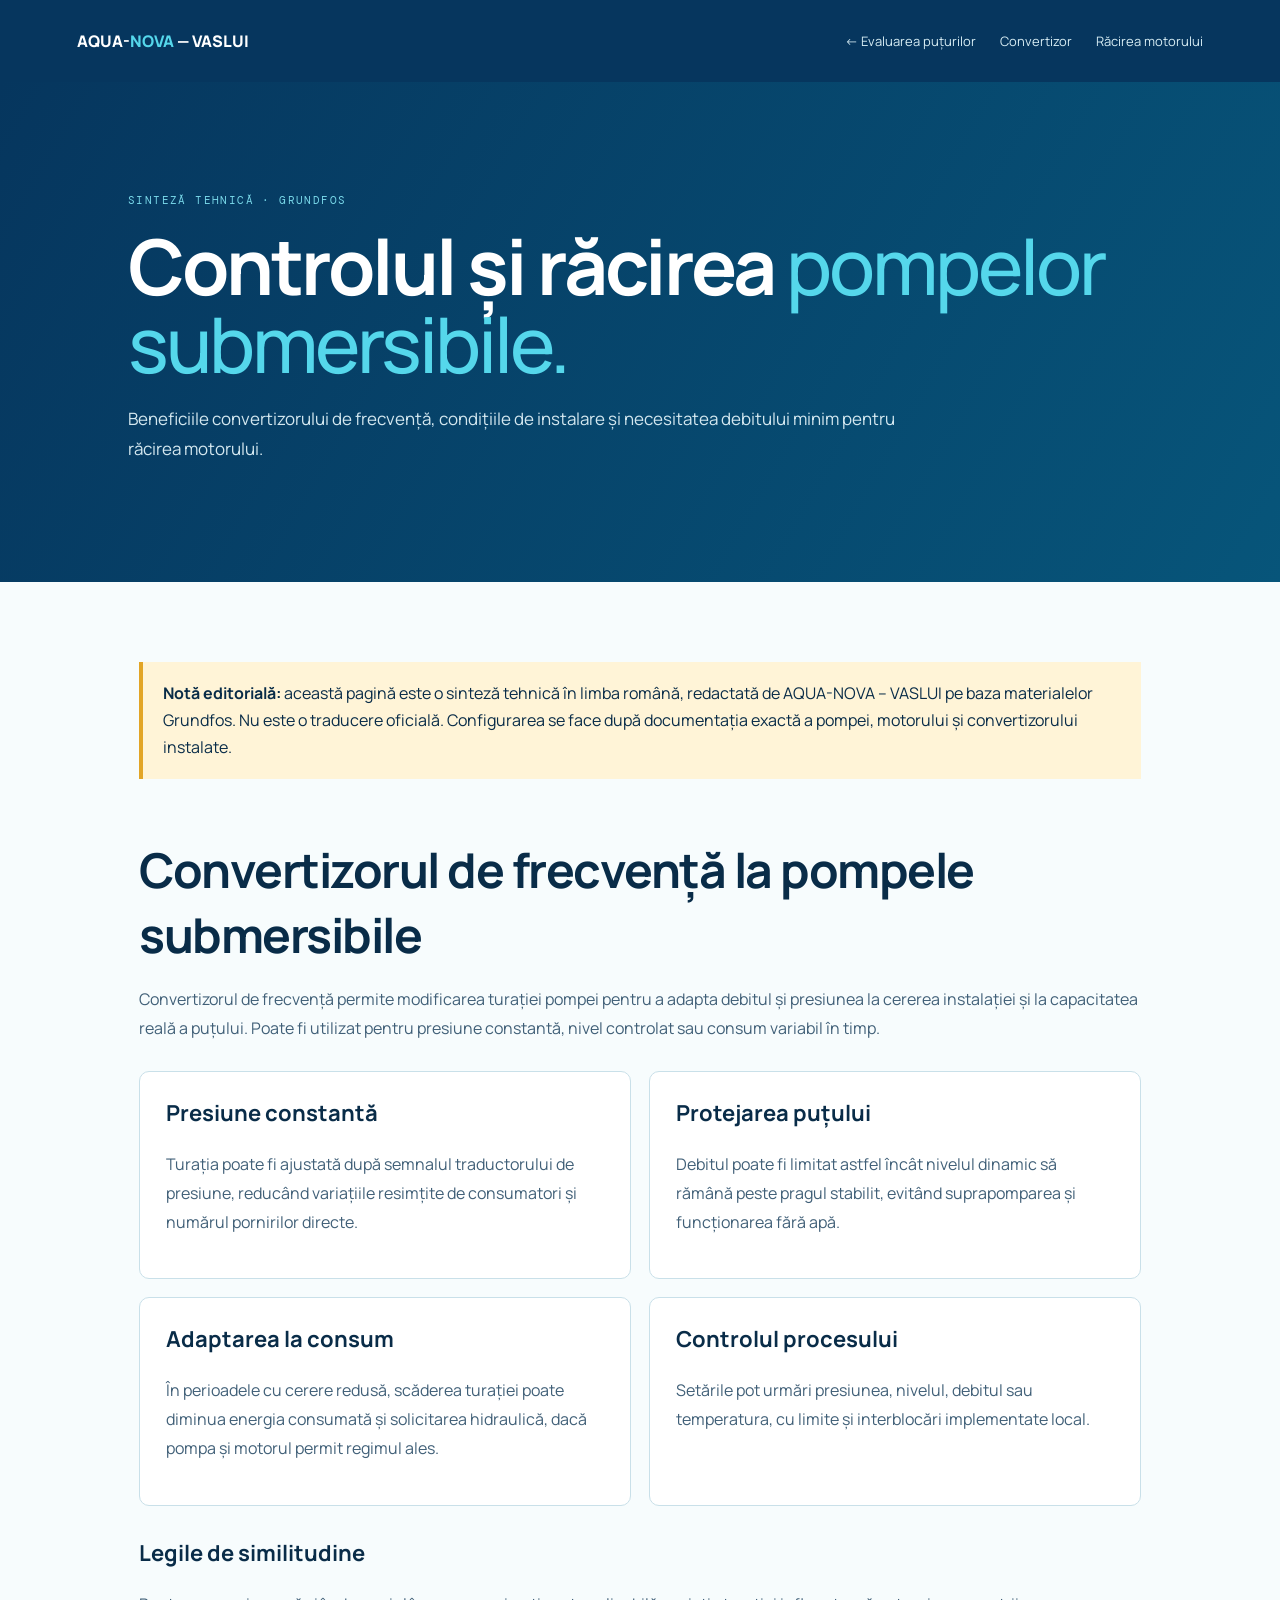
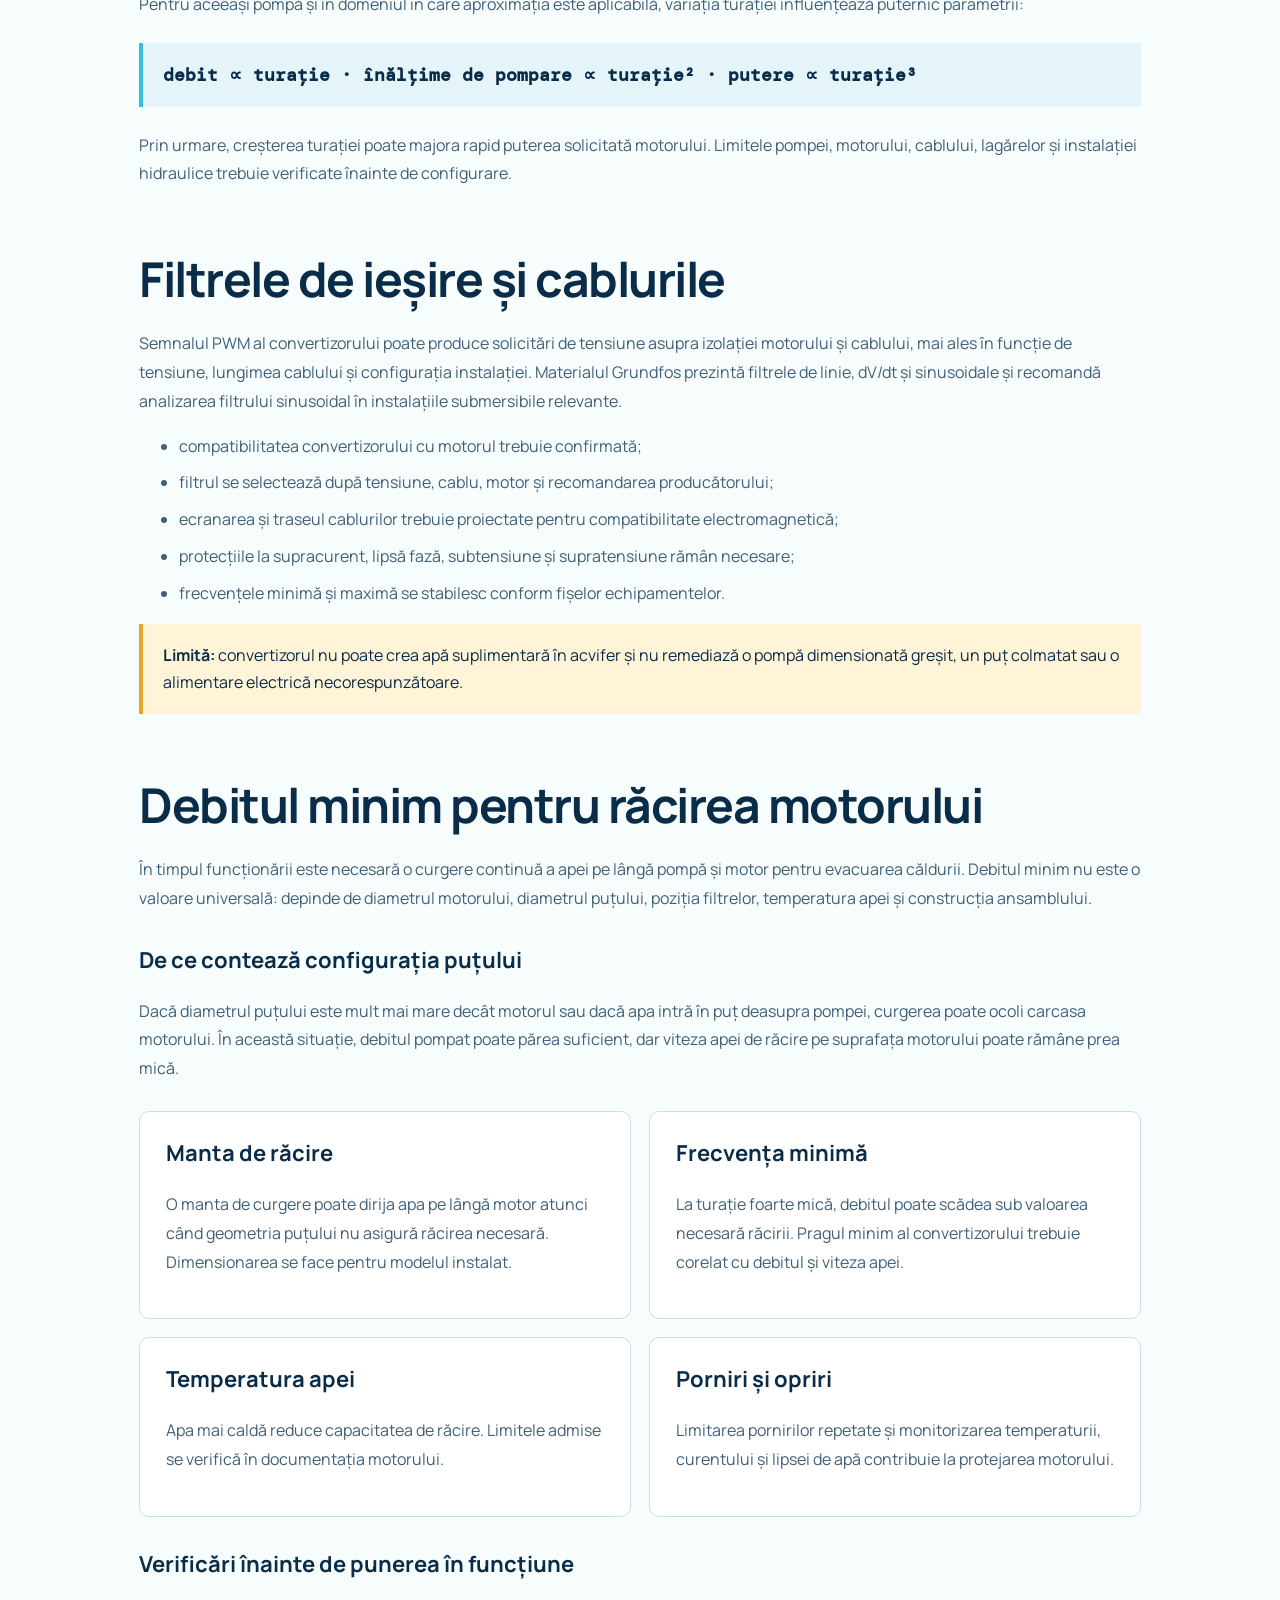
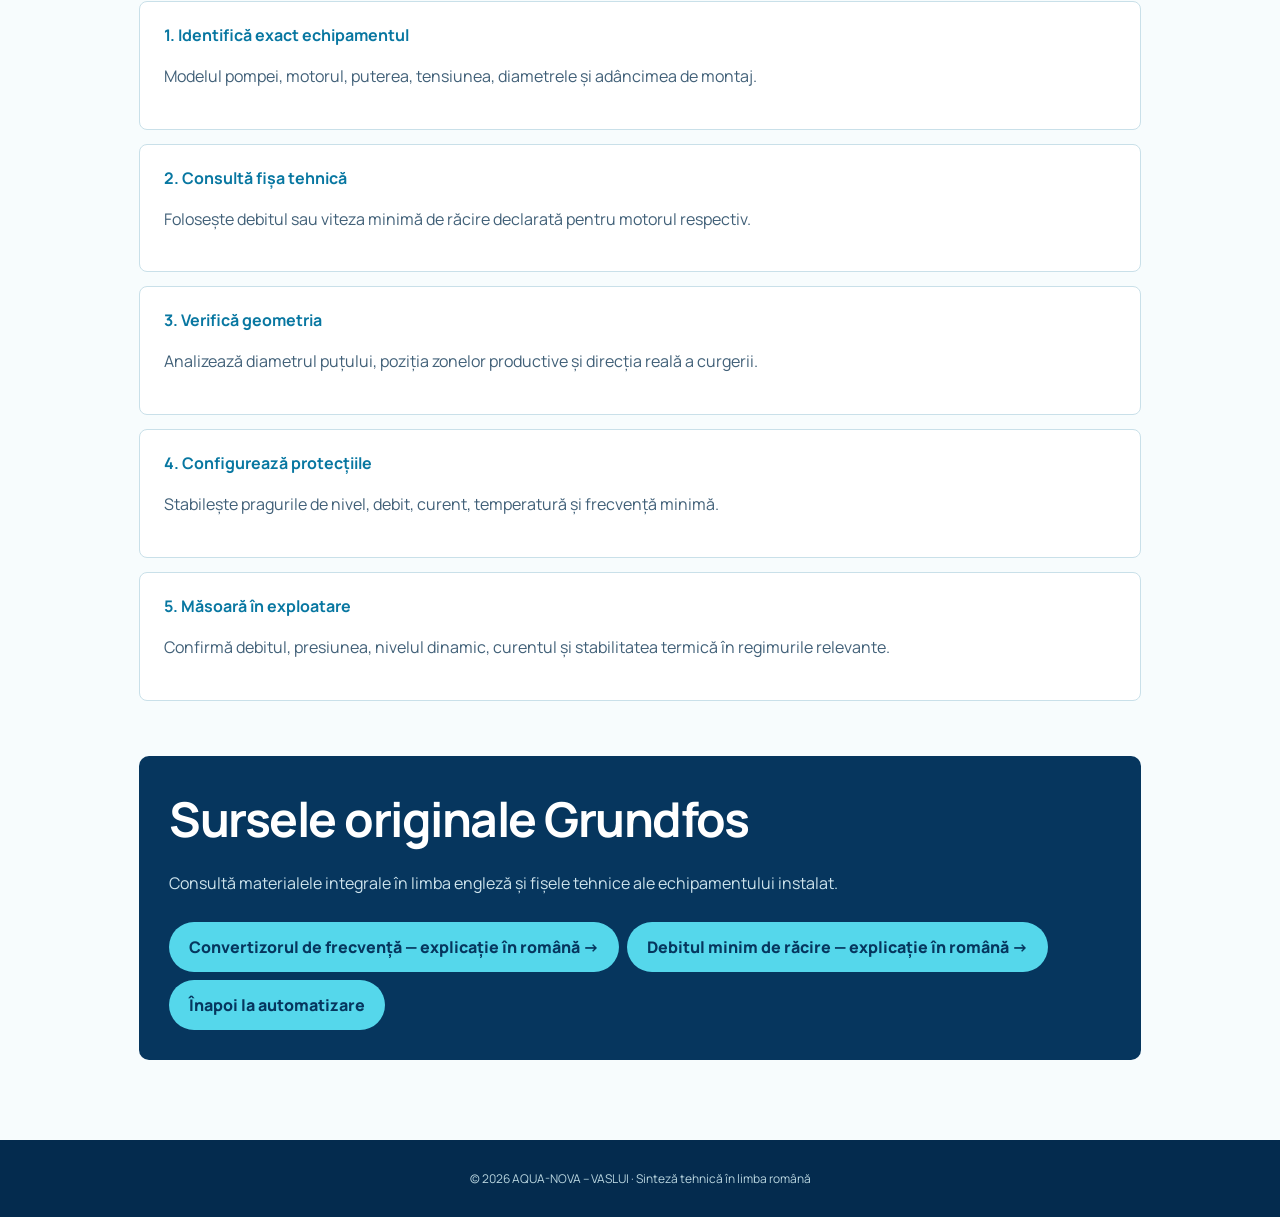
<file: ghid-grundfos-pompe-submersibile.html>
<!doctype html><html lang="ro"><head><meta charset="UTF-8"><meta name="viewport" content="width=device-width,initial-scale=1"><meta name="description" content="Sinteză în limba română a recomandărilor Grundfos privind convertizoarele de frecvență și răcirea pompelor submersibile."><title>Convertizoare și răcirea pompelor submersibile — sinteză Grundfos | AQUA-NOVA – VASLUI</title><link rel="preconnect" href="https://fonts.googleapis.com"><link rel="preconnect" href="https://fonts.gstatic.com" crossorigin><link href="https://fonts.googleapis.com/css2?family=DM+Mono:wght@400;500&family=Manrope:wght@400;500;600;700;800&display=swap" rel="stylesheet"><style>:root{--navy:#06365e;--ink:#092c48;--aqua:#55d7eb;--pale:#edf7fb;--line:#c9e0e9}*{box-sizing:border-box}html{scroll-behavior:smooth}body{margin:0;font-family:Manrope,Arial,sans-serif;color:var(--ink);background:#f7fcfd}header{height:82px;padding:0 clamp(22px,6vw,82px);display:flex;align-items:center;justify-content:space-between;background:var(--navy);color:#fff}.brand{font-weight:800;color:#fff;text-decoration:none}.brand span{color:var(--aqua)}nav{display:flex;gap:24px}nav a{color:#d7edf4;text-decoration:none;font-size:13px}.hero{background:linear-gradient(120deg,#06365e,#07557a);color:#fff;padding:100px clamp(24px,10vw,145px)}.hero .wrap{max-width:1050px;margin:auto}.eyebrow{font:11px 'DM Mono',monospace;letter-spacing:1.4px;color:#79d8e9}.hero h1{font-size:clamp(45px,6vw,78px);line-height:1.02;letter-spacing:-3px;margin:20px 0}.hero h1 span{color:var(--aqua);font-weight:500}.lead{max-width:780px;color:#d4e8f0;line-height:1.8;font-size:17px}.content{max-width:1050px;margin:auto;padding:80px 24px}.notice{background:#fff4d7;border-left:4px solid #e2a526;padding:18px 20px;line-height:1.7;margin-bottom:45px}.content h2{font-size:clamp(30px,4vw,48px);letter-spacing:-1.5px;margin:58px 0 18px}.content h3{font-size:22px;margin-top:32px}.content p,.content li{color:#416078;line-height:1.8}.content li{margin-bottom:8px}.cards{display:grid;grid-template-columns:repeat(2,1fr);gap:18px;margin:28px 0}.card{background:white;border:1px solid var(--line);padding:26px;border-radius:10px}.card h3{margin-top:0}.steps{counter-reset:step;display:grid;gap:14px}.step{background:white;border:1px solid var(--line);padding:22px 24px;border-radius:8px}.step strong{display:block;color:#0877a1;margin-bottom:7px}.source-box{background:var(--navy);color:white;padding:30px;border-radius:10px;margin-top:55px}.source-box p{color:#cde3ec}.button{display:inline-block;background:var(--aqua);color:#06365e;text-decoration:none;font-weight:800;padding:14px 20px;border-radius:28px;margin:8px 8px 0 0}footer{background:#042b4e;color:#b9d5df;padding:30px;text-align:center;font-size:12px}@media(max-width:700px){header nav{display:none}.cards{grid-template-columns:1fr}.hero{padding-top:75px}.hero h1{letter-spacing:-2px}}.formula{font:600 18px DM Mono,monospace;background:#e4f4f8;border-left:4px solid #36bfd8;padding:20px;margin:24px 0}.anchor{scroll-margin-top:30px}</style></head><body><header><a class="brand" href="index.html">AQUA-<span>NOVA</span> — VASLUI</a><nav><a href="evaluare-puturi.html">← Evaluarea puțurilor</a><a href="#convertizor">Convertizor</a><a href="#racire">Răcirea motorului</a></nav></header><main><section class="hero"><div class="wrap"><p class="eyebrow">SINTEZĂ TEHNICĂ · GRUNDFOS</p><h1>Controlul și răcirea <span>pompelor submersibile.</span></h1><p class="lead">Beneficiile convertizorului de frecvență, condițiile de instalare și necesitatea debitului minim pentru răcirea motorului.</p></div></section><article class="content"><div class="notice"><strong>Notă editorială:</strong> această pagină este o sinteză tehnică în limba română, redactată de AQUA-NOVA – VASLUI pe baza materialelor Grundfos. Nu este o traducere oficială. Configurarea se face după documentația exactă a pompei, motorului și convertizorului instalate.</div><section id="convertizor" class="anchor"><h2>Convertizorul de frecvență la pompele submersibile</h2><p>Convertizorul de frecvență permite modificarea turației pompei pentru a adapta debitul și presiunea la cererea instalației și la capacitatea reală a puțului. Poate fi utilizat pentru presiune constantă, nivel controlat sau consum variabil în timp.</p><div class="cards"><section class="card"><h3>Presiune constantă</h3><p>Turația poate fi ajustată după semnalul traductorului de presiune, reducând variațiile resimțite de consumatori și numărul pornirilor directe.</p></section><section class="card"><h3>Protejarea puțului</h3><p>Debitul poate fi limitat astfel încât nivelul dinamic să rămână peste pragul stabilit, evitând suprapomparea și funcționarea fără apă.</p></section><section class="card"><h3>Adaptarea la consum</h3><p>În perioadele cu cerere redusă, scăderea turației poate diminua energia consumată și solicitarea hidraulică, dacă pompa și motorul permit regimul ales.</p></section><section class="card"><h3>Controlul procesului</h3><p>Setările pot urmări presiunea, nivelul, debitul sau temperatura, cu limite și interblocări implementate local.</p></section></div><h3>Legile de similitudine</h3><p>Pentru aceeași pompă și în domeniul în care aproximația este aplicabilă, variația turației influențează puternic parametrii:</p><div class="formula">debit ∝ turație · înălțime de pompare ∝ turație² · putere ∝ turație³</div><p>Prin urmare, creșterea turației poate majora rapid puterea solicitată motorului. Limitele pompei, motorului, cablului, lagărelor și instalației hidraulice trebuie verificate înainte de configurare.</p><h2>Filtrele de ieșire și cablurile</h2><p>Semnalul PWM al convertizorului poate produce solicitări de tensiune asupra izolației motorului și cablului, mai ales în funcție de tensiune, lungimea cablului și configurația instalației. Materialul Grundfos prezintă filtrele de linie, dV/dt și sinusoidale și recomandă analizarea filtrului sinusoidal în instalațiile submersibile relevante.</p><ul><li>compatibilitatea convertizorului cu motorul trebuie confirmată;</li><li>filtrul se selectează după tensiune, cablu, motor și recomandarea producătorului;</li><li>ecranarea și traseul cablurilor trebuie proiectate pentru compatibilitate electromagnetică;</li><li>protecțiile la supracurent, lipsă fază, subtensiune și supratensiune rămân necesare;</li><li>frecvențele minimă și maximă se stabilesc conform fișelor echipamentelor.</li></ul><div class="notice"><strong>Limită:</strong> convertizorul nu poate crea apă suplimentară în acvifer și nu remediază o pompă dimensionată greșit, un puț colmatat sau o alimentare electrică necorespunzătoare.</div></section><section id="racire" class="anchor"><h2>Debitul minim pentru răcirea motorului</h2><p>În timpul funcționării este necesară o curgere continuă a apei pe lângă pompă și motor pentru evacuarea căldurii. Debitul minim nu este o valoare universală: depinde de diametrul motorului, diametrul puțului, poziția filtrelor, temperatura apei și construcția ansamblului.</p><h3>De ce contează configurația puțului</h3><p>Dacă diametrul puțului este mult mai mare decât motorul sau dacă apa intră în puț deasupra pompei, curgerea poate ocoli carcasa motorului. În această situație, debitul pompat poate părea suficient, dar viteza apei de răcire pe suprafața motorului poate rămâne prea mică.</p><div class="cards"><section class="card"><h3>Manta de răcire</h3><p>O manta de curgere poate dirija apa pe lângă motor atunci când geometria puțului nu asigură răcirea necesară. Dimensionarea se face pentru modelul instalat.</p></section><section class="card"><h3>Frecvența minimă</h3><p>La turație foarte mică, debitul poate scădea sub valoarea necesară răcirii. Pragul minim al convertizorului trebuie corelat cu debitul și viteza apei.</p></section><section class="card"><h3>Temperatura apei</h3><p>Apa mai caldă reduce capacitatea de răcire. Limitele admise se verifică în documentația motorului.</p></section><section class="card"><h3>Porniri și opriri</h3><p>Limitarea pornirilor repetate și monitorizarea temperaturii, curentului și lipsei de apă contribuie la protejarea motorului.</p></section></div><h3>Verificări înainte de punerea în funcțiune</h3><div class="steps"><div class="step"><strong>1. Identifică exact echipamentul</strong><p>Modelul pompei, motorul, puterea, tensiunea, diametrele și adâncimea de montaj.</p></div><div class="step"><strong>2. Consultă fișa tehnică</strong><p>Folosește debitul sau viteza minimă de răcire declarată pentru motorul respectiv.</p></div><div class="step"><strong>3. Verifică geometria</strong><p>Analizează diametrul puțului, poziția zonelor productive și direcția reală a curgerii.</p></div><div class="step"><strong>4. Configurează protecțiile</strong><p>Stabilește pragurile de nivel, debit, curent, temperatură și frecvență minimă.</p></div><div class="step"><strong>5. Măsoară în exploatare</strong><p>Confirmă debitul, presiunea, nivelul dinamic, curentul și stabilitatea termică în regimurile relevante.</p></div></div></section><div class="source-box"><h2 style="margin-top:0;color:white">Sursele originale Grundfos</h2><p>Consultă materialele integrale în limba engleză și fișele tehnice ale echipamentului instalat.</p><a class="button" href="biblioteca-tehnica-romana.html#grundfos-vfd">Convertizorul de frecvență — explicație în română →</a><a class="button" href="biblioteca-tehnica-romana.html#grundfos-racire">Debitul minim de răcire — explicație în română →</a><a class="button" href="evaluare-puturi.html#automatizare">Înapoi la automatizare</a></div></article></main><footer>© 2026 AQUA-NOVA – VASLUI · Sinteză tehnică în limba română</footer></body></html>
</file>
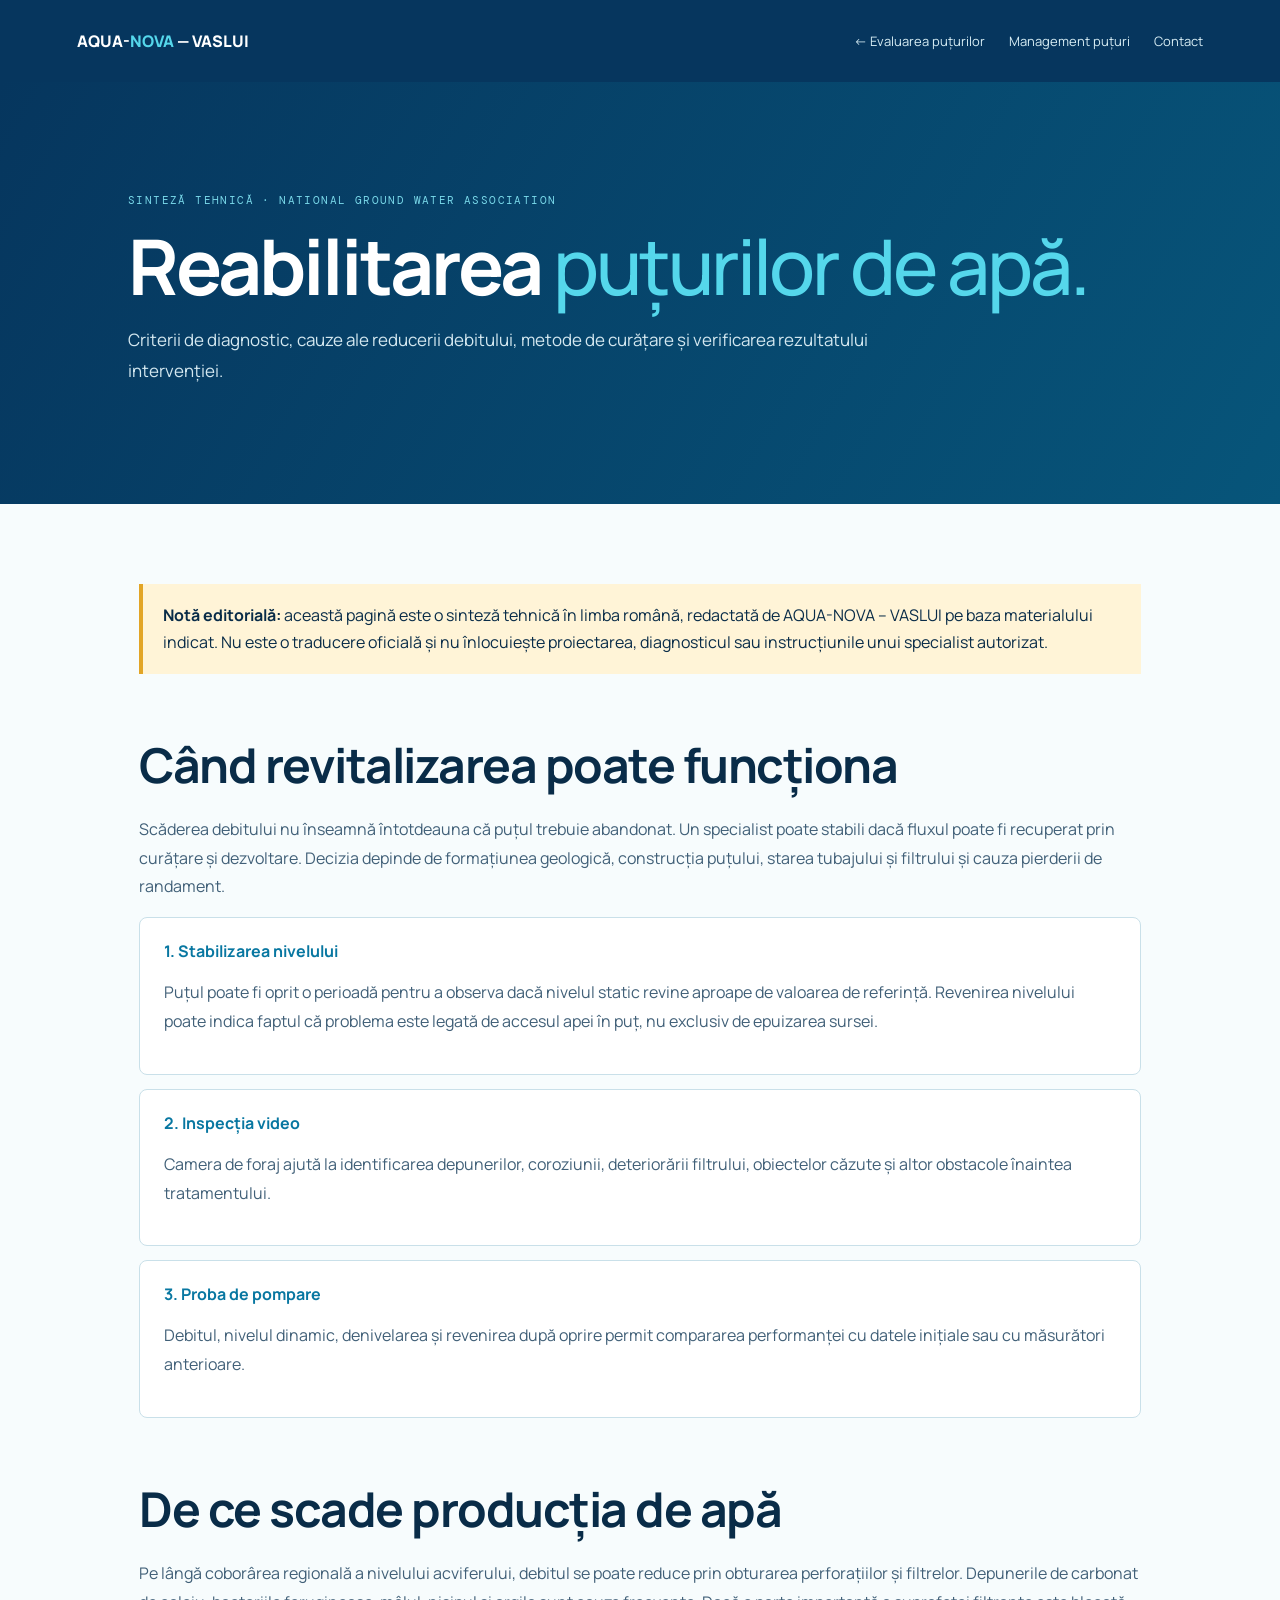
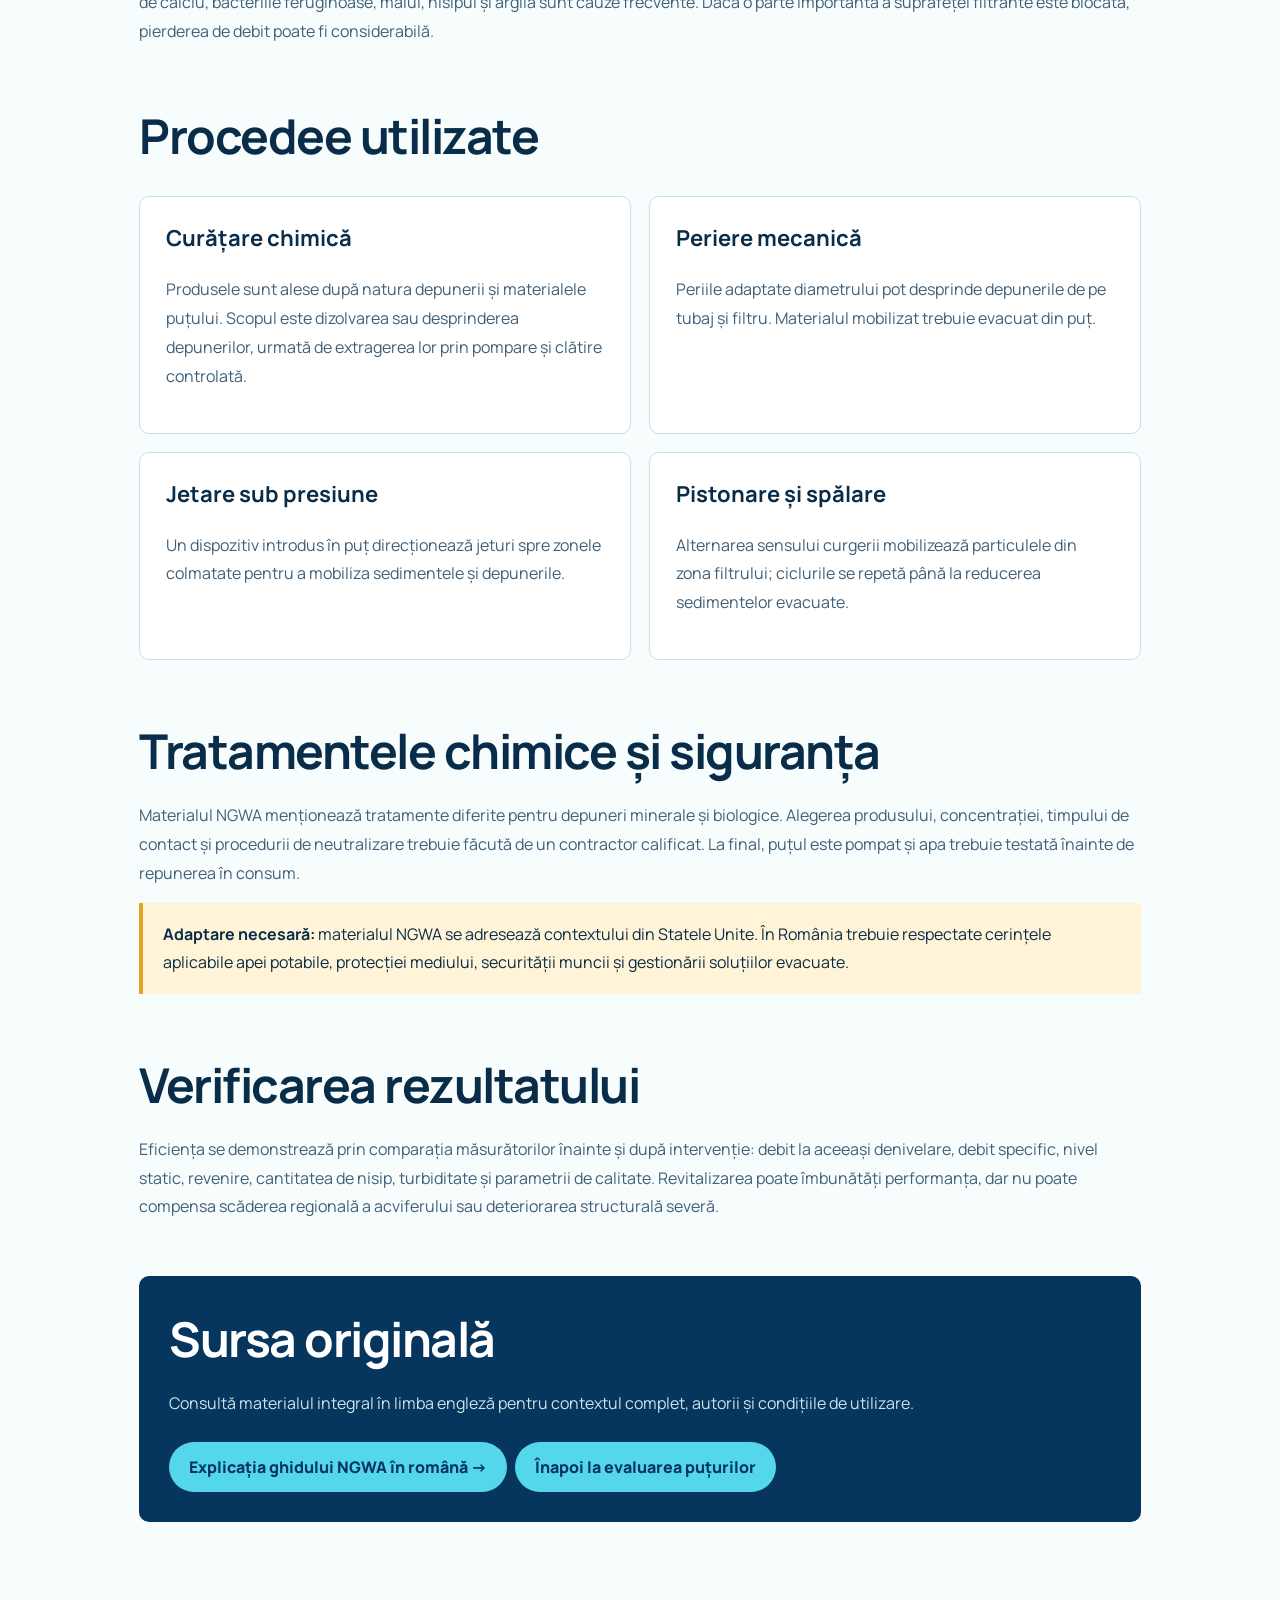
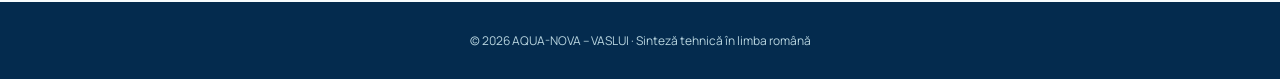
<file: ghid-ngwa-reabilitare-puturi.html>
<!doctype html><html lang="ro"><head><meta charset="UTF-8"><meta name="viewport" content="width=device-width,initial-scale=1"><meta name="description" content="Sinteză în limba română a ghidului NGWA despre evaluarea și reabilitarea puțurilor de apă."><title>Reabilitarea puțurilor — sinteză NGWA | AQUA-NOVA – VASLUI</title><link rel="preconnect" href="https://fonts.googleapis.com"><link rel="preconnect" href="https://fonts.gstatic.com" crossorigin><link href="https://fonts.googleapis.com/css2?family=DM+Mono:wght@400;500&family=Manrope:wght@400;500;600;700;800&display=swap" rel="stylesheet"><style>:root{--navy:#06365e;--ink:#092c48;--aqua:#55d7eb;--pale:#edf7fb;--line:#c9e0e9}*{box-sizing:border-box}html{scroll-behavior:smooth}body{margin:0;font-family:Manrope,Arial,sans-serif;color:var(--ink);background:#f7fcfd}header{height:82px;padding:0 clamp(22px,6vw,82px);display:flex;align-items:center;justify-content:space-between;background:var(--navy);color:#fff}.brand{font-weight:800;color:#fff;text-decoration:none}.brand span{color:var(--aqua)}nav{display:flex;gap:24px}nav a{color:#d7edf4;text-decoration:none;font-size:13px}.hero{background:linear-gradient(120deg,#06365e,#07557a);color:#fff;padding:100px clamp(24px,10vw,145px)}.hero .wrap{max-width:1050px;margin:auto}.eyebrow{font:11px 'DM Mono',monospace;letter-spacing:1.4px;color:#79d8e9}.hero h1{font-size:clamp(45px,6vw,78px);line-height:1.02;letter-spacing:-3px;margin:20px 0}.hero h1 span{color:var(--aqua);font-weight:500}.lead{max-width:780px;color:#d4e8f0;line-height:1.8;font-size:17px}.content{max-width:1050px;margin:auto;padding:80px 24px}.notice{background:#fff4d7;border-left:4px solid #e2a526;padding:18px 20px;line-height:1.7;margin-bottom:45px}.content h2{font-size:clamp(30px,4vw,48px);letter-spacing:-1.5px;margin:58px 0 18px}.content h3{font-size:22px;margin-top:32px}.content p,.content li{color:#416078;line-height:1.8}.content li{margin-bottom:8px}.cards{display:grid;grid-template-columns:repeat(2,1fr);gap:18px;margin:28px 0}.card{background:white;border:1px solid var(--line);padding:26px;border-radius:10px}.card h3{margin-top:0}.steps{counter-reset:step;display:grid;gap:14px}.step{background:white;border:1px solid var(--line);padding:22px 24px;border-radius:8px}.step strong{display:block;color:#0877a1;margin-bottom:7px}.source-box{background:var(--navy);color:white;padding:30px;border-radius:10px;margin-top:55px}.source-box p{color:#cde3ec}.button{display:inline-block;background:var(--aqua);color:#06365e;text-decoration:none;font-weight:800;padding:14px 20px;border-radius:28px;margin:8px 8px 0 0}footer{background:#042b4e;color:#b9d5df;padding:30px;text-align:center;font-size:12px}@media(max-width:700px){header nav{display:none}.cards{grid-template-columns:1fr}.hero{padding-top:75px}.hero h1{letter-spacing:-2px}}</style></head><body><header><a class="brand" href="index.html">AQUA-<span>NOVA</span> — VASLUI</a><nav><a href="evaluare-puturi.html">← Evaluarea puțurilor</a><a href="puturi-forate.html">Management puțuri</a><a href="index.html#contact">Contact</a></nav></header><main><section class="hero"><div class="wrap"><p class="eyebrow">SINTEZĂ TEHNICĂ · NATIONAL GROUND WATER ASSOCIATION</p><h1>Reabilitarea <span>puțurilor de apă.</span></h1><p class="lead">Criterii de diagnostic, cauze ale reducerii debitului, metode de curățare și verificarea rezultatului intervenției.</p></div></section><article class="content"><div class="notice"><strong>Notă editorială:</strong> această pagină este o sinteză tehnică în limba română, redactată de AQUA-NOVA – VASLUI pe baza materialului indicat. Nu este o traducere oficială și nu înlocuiește proiectarea, diagnosticul sau instrucțiunile unui specialist autorizat.</div><h2>Când revitalizarea poate funcționa</h2><p>Scăderea debitului nu înseamnă întotdeauna că puțul trebuie abandonat. Un specialist poate stabili dacă fluxul poate fi recuperat prin curățare și dezvoltare. Decizia depinde de formațiunea geologică, construcția puțului, starea tubajului și filtrului și cauza pierderii de randament.</p><div class="steps"><div class="step"><strong>1. Stabilizarea nivelului</strong><p>Puțul poate fi oprit o perioadă pentru a observa dacă nivelul static revine aproape de valoarea de referință. Revenirea nivelului poate indica faptul că problema este legată de accesul apei în puț, nu exclusiv de epuizarea sursei.</p></div><div class="step"><strong>2. Inspecția video</strong><p>Camera de foraj ajută la identificarea depunerilor, coroziunii, deteriorării filtrului, obiectelor căzute și altor obstacole înaintea tratamentului.</p></div><div class="step"><strong>3. Proba de pompare</strong><p>Debitul, nivelul dinamic, denivelarea și revenirea după oprire permit compararea performanței cu datele inițiale sau cu măsurători anterioare.</p></div></div><h2>De ce scade producția de apă</h2><p>Pe lângă coborârea regională a nivelului acviferului, debitul se poate reduce prin obturarea perforațiilor și filtrelor. Depunerile de carbonat de calciu, bacteriile feruginoase, mâlul, nisipul și argila sunt cauze frecvente. Dacă o parte importantă a suprafeței filtrante este blocată, pierderea de debit poate fi considerabilă.</p><h2>Procedee utilizate</h2><div class="cards"><section class="card"><h3>Curățare chimică</h3><p>Produsele sunt alese după natura depunerii și materialele puțului. Scopul este dizolvarea sau desprinderea depunerilor, urmată de extragerea lor prin pompare și clătire controlată.</p></section><section class="card"><h3>Periere mecanică</h3><p>Periile adaptate diametrului pot desprinde depunerile de pe tubaj și filtru. Materialul mobilizat trebuie evacuat din puț.</p></section><section class="card"><h3>Jetare sub presiune</h3><p>Un dispozitiv introdus în puț direcționează jeturi spre zonele colmatate pentru a mobiliza sedimentele și depunerile.</p></section><section class="card"><h3>Pistonare și spălare</h3><p>Alternarea sensului curgerii mobilizează particulele din zona filtrului; ciclurile se repetă până la reducerea sedimentelor evacuate.</p></section></div><h2>Tratamentele chimice și siguranța</h2><p>Materialul NGWA menționează tratamente diferite pentru depuneri minerale și biologice. Alegerea produsului, concentrației, timpului de contact și procedurii de neutralizare trebuie făcută de un contractor calificat. La final, puțul este pompat și apa trebuie testată înainte de repunerea în consum.</p><div class="notice"><strong>Adaptare necesară:</strong> materialul NGWA se adresează contextului din Statele Unite. În România trebuie respectate cerințele aplicabile apei potabile, protecției mediului, securității muncii și gestionării soluțiilor evacuate.</div><h2>Verificarea rezultatului</h2><p>Eficiența se demonstrează prin comparația măsurătorilor înainte și după intervenție: debit la aceeași denivelare, debit specific, nivel static, revenire, cantitatea de nisip, turbiditate și parametrii de calitate. Revitalizarea poate îmbunătăți performanța, dar nu poate compensa scăderea regională a acviferului sau deteriorarea structurală severă.</p><div class="source-box"><h2 style="margin-top:0;color:white">Sursa originală</h2><p>Consultă materialul integral în limba engleză pentru contextul complet, autorii și condițiile de utilizare.</p><a class="button" href="biblioteca-tehnica-romana.html#ngwa">Explicația ghidului NGWA în română →</a><a class="button" href="evaluare-puturi.html#revitalizare">Înapoi la evaluarea puțurilor</a></div></article></main><footer>© 2026 AQUA-NOVA – VASLUI · Sinteză tehnică în limba română</footer></body></html>
</file>
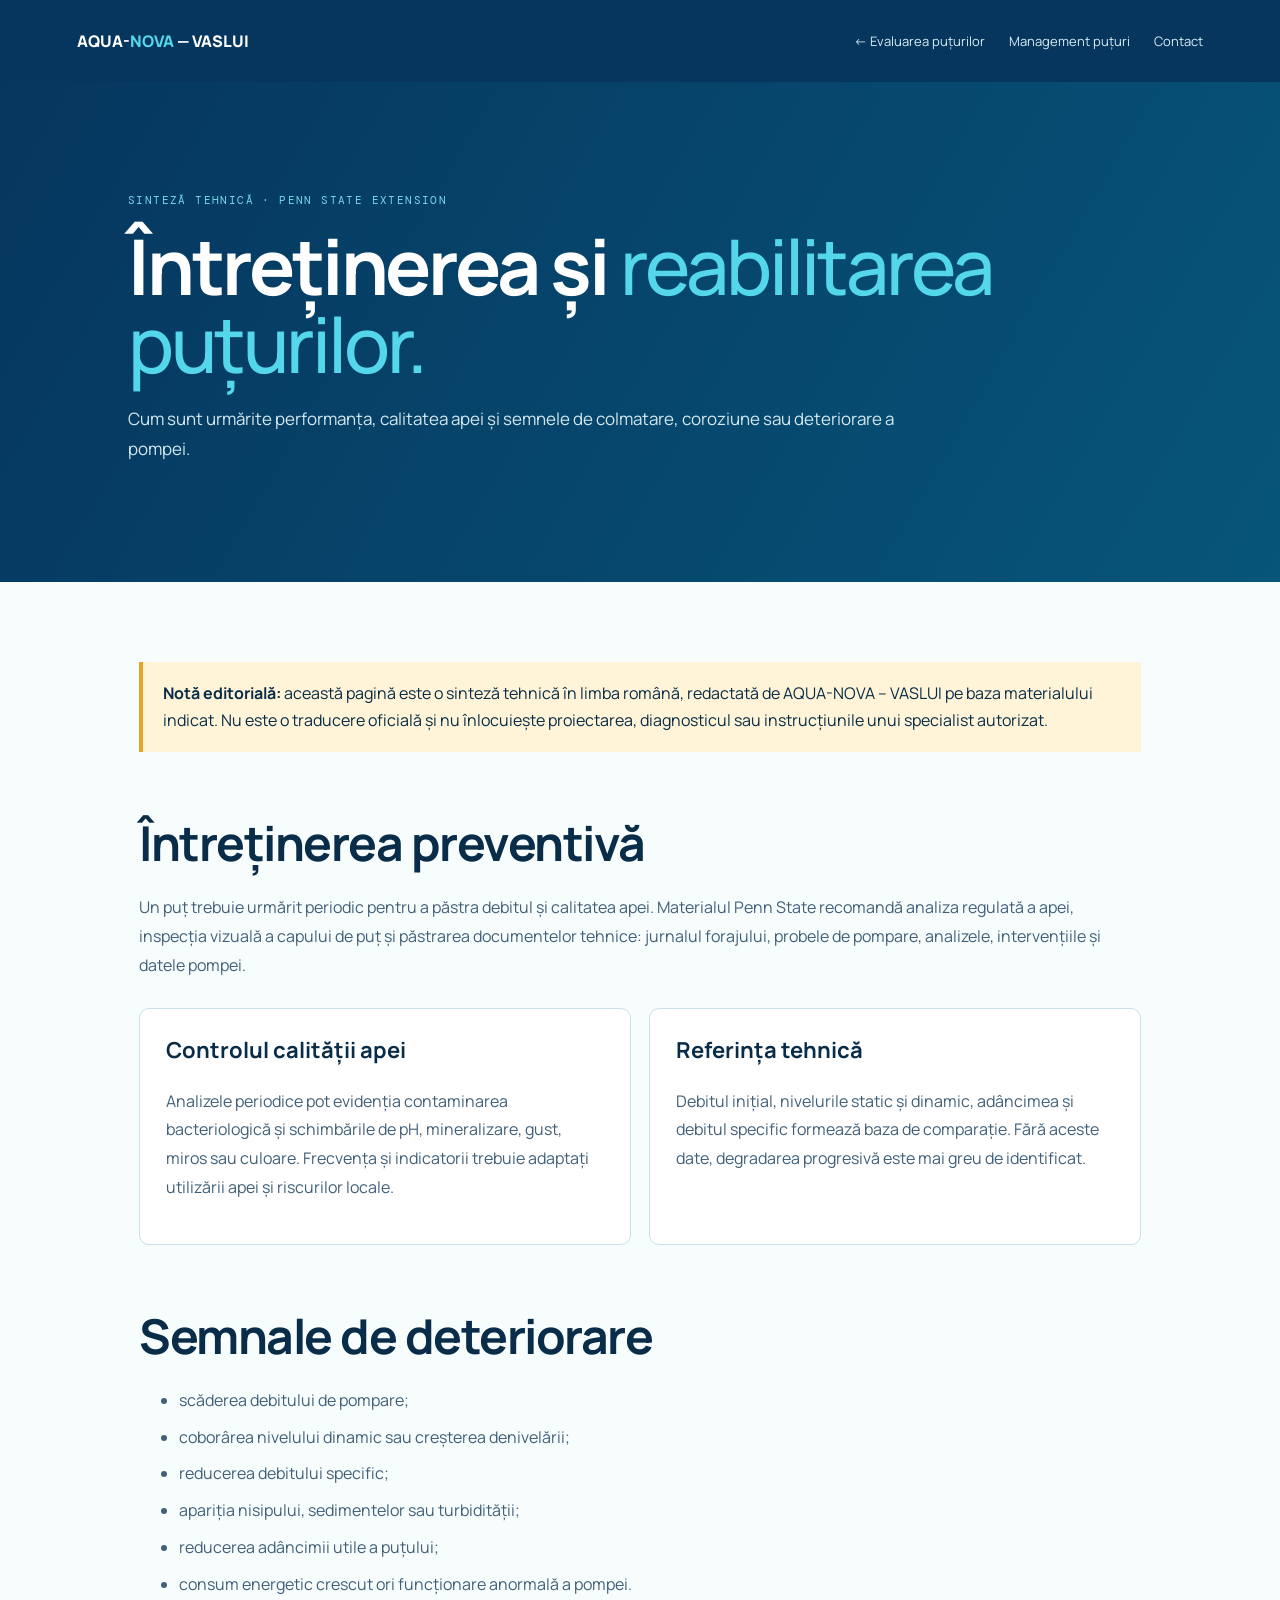
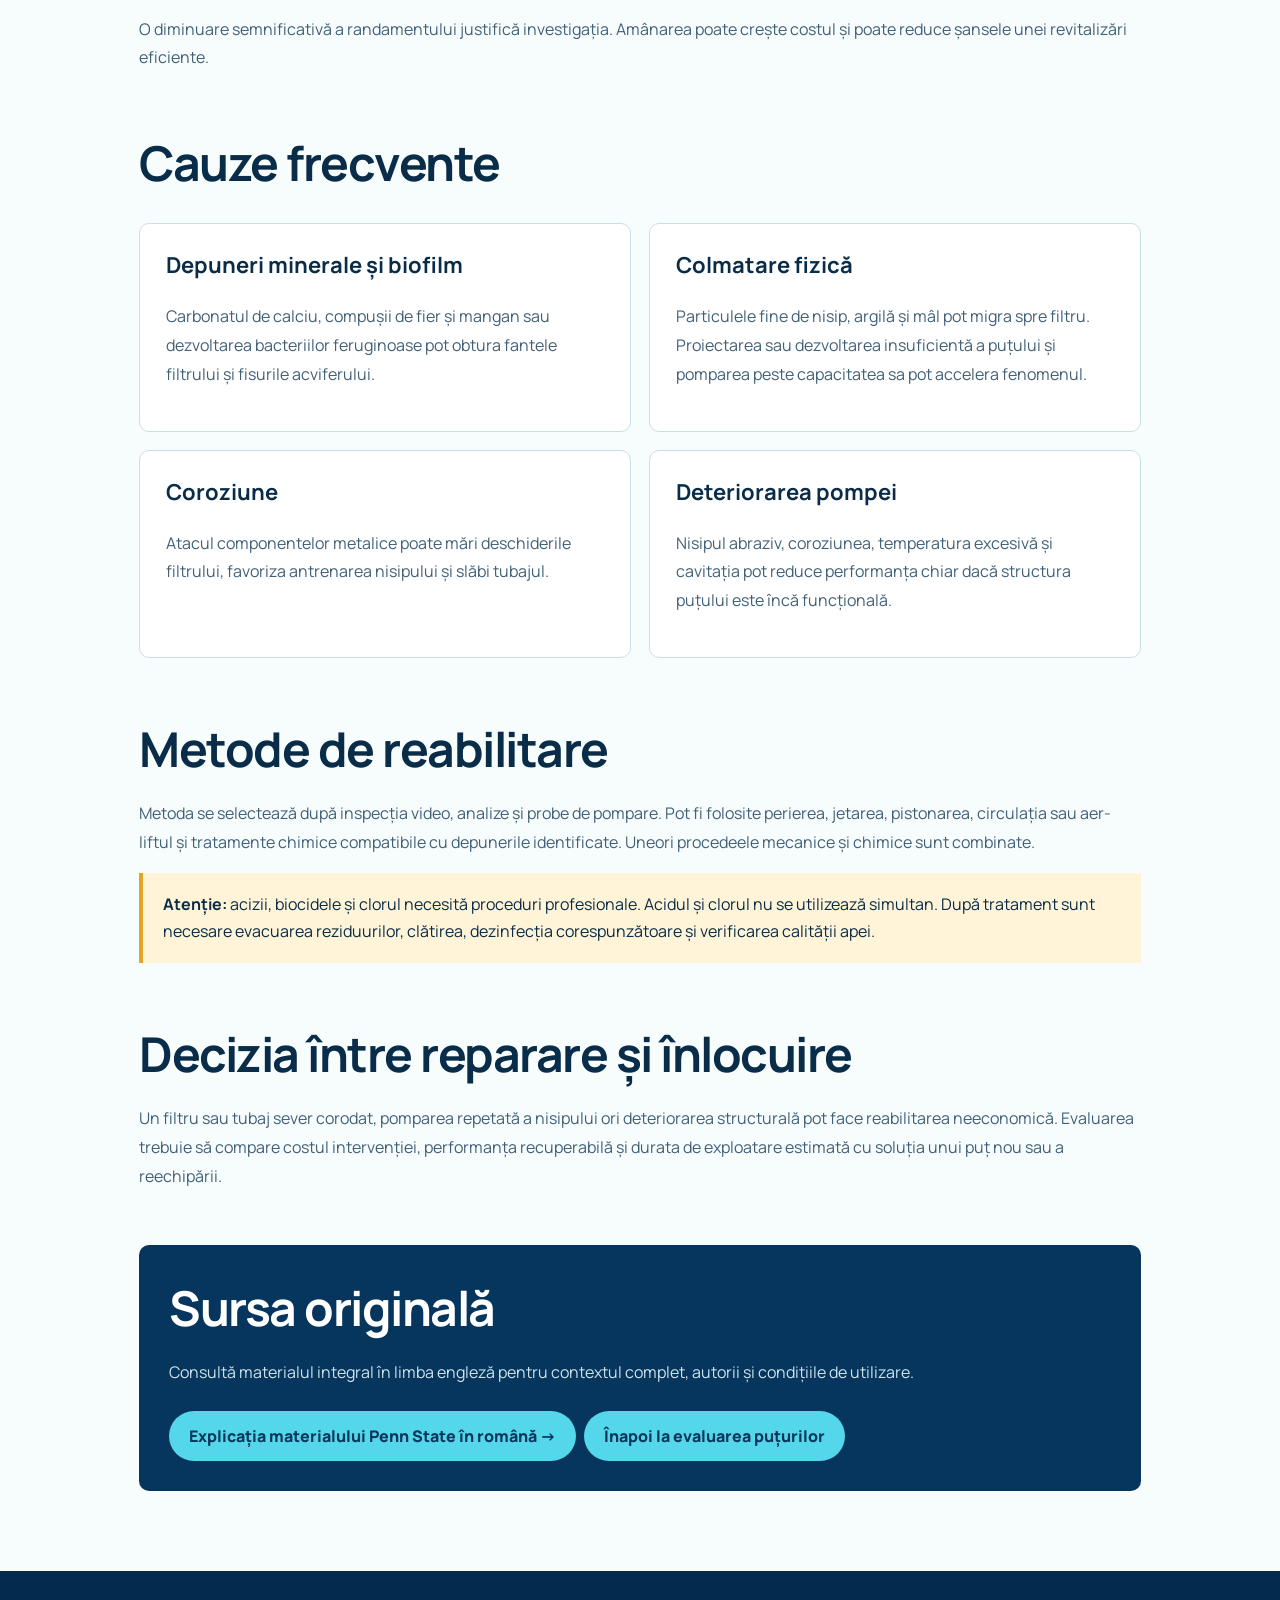
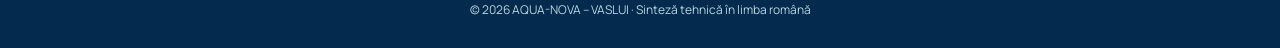
<file: ghid-penn-state-intretinere-puturi.html>
<!doctype html><html lang="ro"><head><meta charset="UTF-8"><meta name="viewport" content="width=device-width,initial-scale=1"><meta name="description" content="Sinteză în limba română a recomandărilor Penn State privind întreținerea, diagnosticarea și reabilitarea puțurilor."><title>Întreținerea și reabilitarea puțurilor — sinteză Penn State | AQUA-NOVA – VASLUI</title><link rel="preconnect" href="https://fonts.googleapis.com"><link rel="preconnect" href="https://fonts.gstatic.com" crossorigin><link href="https://fonts.googleapis.com/css2?family=DM+Mono:wght@400;500&family=Manrope:wght@400;500;600;700;800&display=swap" rel="stylesheet"><style>:root{--navy:#06365e;--ink:#092c48;--aqua:#55d7eb;--pale:#edf7fb;--line:#c9e0e9}*{box-sizing:border-box}html{scroll-behavior:smooth}body{margin:0;font-family:Manrope,Arial,sans-serif;color:var(--ink);background:#f7fcfd}header{height:82px;padding:0 clamp(22px,6vw,82px);display:flex;align-items:center;justify-content:space-between;background:var(--navy);color:#fff}.brand{font-weight:800;color:#fff;text-decoration:none}.brand span{color:var(--aqua)}nav{display:flex;gap:24px}nav a{color:#d7edf4;text-decoration:none;font-size:13px}.hero{background:linear-gradient(120deg,#06365e,#07557a);color:#fff;padding:100px clamp(24px,10vw,145px)}.hero .wrap{max-width:1050px;margin:auto}.eyebrow{font:11px 'DM Mono',monospace;letter-spacing:1.4px;color:#79d8e9}.hero h1{font-size:clamp(45px,6vw,78px);line-height:1.02;letter-spacing:-3px;margin:20px 0}.hero h1 span{color:var(--aqua);font-weight:500}.lead{max-width:780px;color:#d4e8f0;line-height:1.8;font-size:17px}.content{max-width:1050px;margin:auto;padding:80px 24px}.notice{background:#fff4d7;border-left:4px solid #e2a526;padding:18px 20px;line-height:1.7;margin-bottom:45px}.content h2{font-size:clamp(30px,4vw,48px);letter-spacing:-1.5px;margin:58px 0 18px}.content h3{font-size:22px;margin-top:32px}.content p,.content li{color:#416078;line-height:1.8}.content li{margin-bottom:8px}.cards{display:grid;grid-template-columns:repeat(2,1fr);gap:18px;margin:28px 0}.card{background:white;border:1px solid var(--line);padding:26px;border-radius:10px}.card h3{margin-top:0}.steps{counter-reset:step;display:grid;gap:14px}.step{background:white;border:1px solid var(--line);padding:22px 24px;border-radius:8px}.step strong{display:block;color:#0877a1;margin-bottom:7px}.source-box{background:var(--navy);color:white;padding:30px;border-radius:10px;margin-top:55px}.source-box p{color:#cde3ec}.button{display:inline-block;background:var(--aqua);color:#06365e;text-decoration:none;font-weight:800;padding:14px 20px;border-radius:28px;margin:8px 8px 0 0}footer{background:#042b4e;color:#b9d5df;padding:30px;text-align:center;font-size:12px}@media(max-width:700px){header nav{display:none}.cards{grid-template-columns:1fr}.hero{padding-top:75px}.hero h1{letter-spacing:-2px}}</style></head><body><header><a class="brand" href="index.html">AQUA-<span>NOVA</span> — VASLUI</a><nav><a href="evaluare-puturi.html">← Evaluarea puțurilor</a><a href="puturi-forate.html">Management puțuri</a><a href="index.html#contact">Contact</a></nav></header><main><section class="hero"><div class="wrap"><p class="eyebrow">SINTEZĂ TEHNICĂ · PENN STATE EXTENSION</p><h1>Întreținerea și <span>reabilitarea puțurilor.</span></h1><p class="lead">Cum sunt urmărite performanța, calitatea apei și semnele de colmatare, coroziune sau deteriorare a pompei.</p></div></section><article class="content"><div class="notice"><strong>Notă editorială:</strong> această pagină este o sinteză tehnică în limba română, redactată de AQUA-NOVA – VASLUI pe baza materialului indicat. Nu este o traducere oficială și nu înlocuiește proiectarea, diagnosticul sau instrucțiunile unui specialist autorizat.</div><h2>Întreținerea preventivă</h2><p>Un puț trebuie urmărit periodic pentru a păstra debitul și calitatea apei. Materialul Penn State recomandă analiza regulată a apei, inspecția vizuală a capului de puț și păstrarea documentelor tehnice: jurnalul forajului, probele de pompare, analizele, intervențiile și datele pompei.</p><div class="cards"><section class="card"><h3>Controlul calității apei</h3><p>Analizele periodice pot evidenția contaminarea bacteriologică și schimbările de pH, mineralizare, gust, miros sau culoare. Frecvența și indicatorii trebuie adaptați utilizării apei și riscurilor locale.</p></section><section class="card"><h3>Referința tehnică</h3><p>Debitul inițial, nivelurile static și dinamic, adâncimea și debitul specific formează baza de comparație. Fără aceste date, degradarea progresivă este mai greu de identificat.</p></section></div><h2>Semnale de deteriorare</h2><ul><li>scăderea debitului de pompare;</li><li>coborârea nivelului dinamic sau creșterea denivelării;</li><li>reducerea debitului specific;</li><li>apariția nisipului, sedimentelor sau turbidității;</li><li>reducerea adâncimii utile a puțului;</li><li>consum energetic crescut ori funcționare anormală a pompei.</li></ul><p>O diminuare semnificativă a randamentului justifică investigația. Amânarea poate crește costul și poate reduce șansele unei revitalizări eficiente.</p><h2>Cauze frecvente</h2><div class="cards"><section class="card"><h3>Depuneri minerale și biofilm</h3><p>Carbonatul de calciu, compușii de fier și mangan sau dezvoltarea bacteriilor feruginoase pot obtura fantele filtrului și fisurile acviferului.</p></section><section class="card"><h3>Colmatare fizică</h3><p>Particulele fine de nisip, argilă și mâl pot migra spre filtru. Proiectarea sau dezvoltarea insuficientă a puțului și pomparea peste capacitatea sa pot accelera fenomenul.</p></section><section class="card"><h3>Coroziune</h3><p>Atacul componentelor metalice poate mări deschiderile filtrului, favoriza antrenarea nisipului și slăbi tubajul.</p></section><section class="card"><h3>Deteriorarea pompei</h3><p>Nisipul abraziv, coroziunea, temperatura excesivă și cavitația pot reduce performanța chiar dacă structura puțului este încă funcțională.</p></section></div><h2>Metode de reabilitare</h2><p>Metoda se selectează după inspecția video, analize și probe de pompare. Pot fi folosite perierea, jetarea, pistonarea, circulația sau aer-liftul și tratamente chimice compatibile cu depunerile identificate. Uneori procedeele mecanice și chimice sunt combinate.</p><div class="notice"><strong>Atenție:</strong> acizii, biocidele și clorul necesită proceduri profesionale. Acidul și clorul nu se utilizează simultan. După tratament sunt necesare evacuarea reziduurilor, clătirea, dezinfecția corespunzătoare și verificarea calității apei.</div><h2>Decizia între reparare și înlocuire</h2><p>Un filtru sau tubaj sever corodat, pomparea repetată a nisipului ori deteriorarea structurală pot face reabilitarea neeconomică. Evaluarea trebuie să compare costul intervenției, performanța recuperabilă și durata de exploatare estimată cu soluția unui puț nou sau a reechipării.</p><div class="source-box"><h2 style="margin-top:0;color:white">Sursa originală</h2><p>Consultă materialul integral în limba engleză pentru contextul complet, autorii și condițiile de utilizare.</p><a class="button" href="biblioteca-tehnica-romana.html#penn-state">Explicația materialului Penn State în română →</a><a class="button" href="evaluare-puturi.html#revitalizare">Înapoi la evaluarea puțurilor</a></div></article></main><footer>© 2026 AQUA-NOVA – VASLUI · Sinteză tehnică în limba română</footer></body></html>
</file>
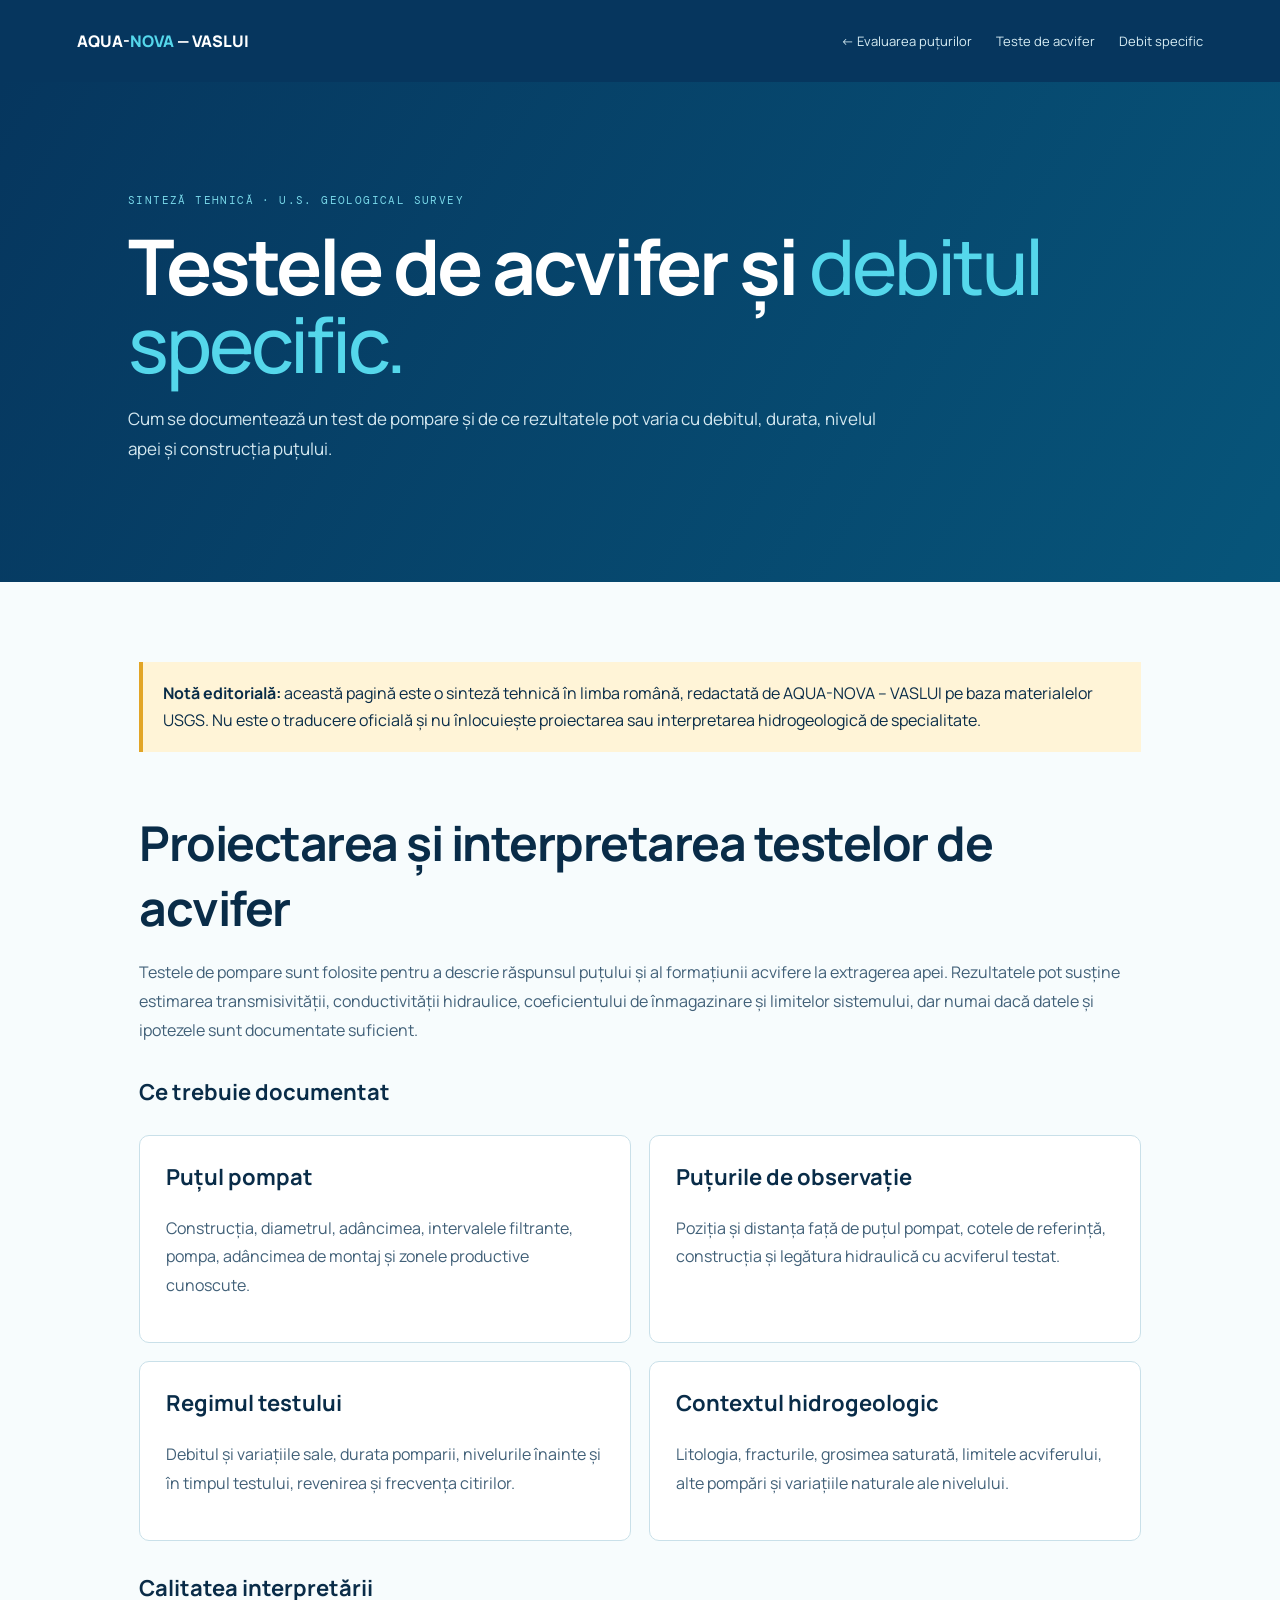
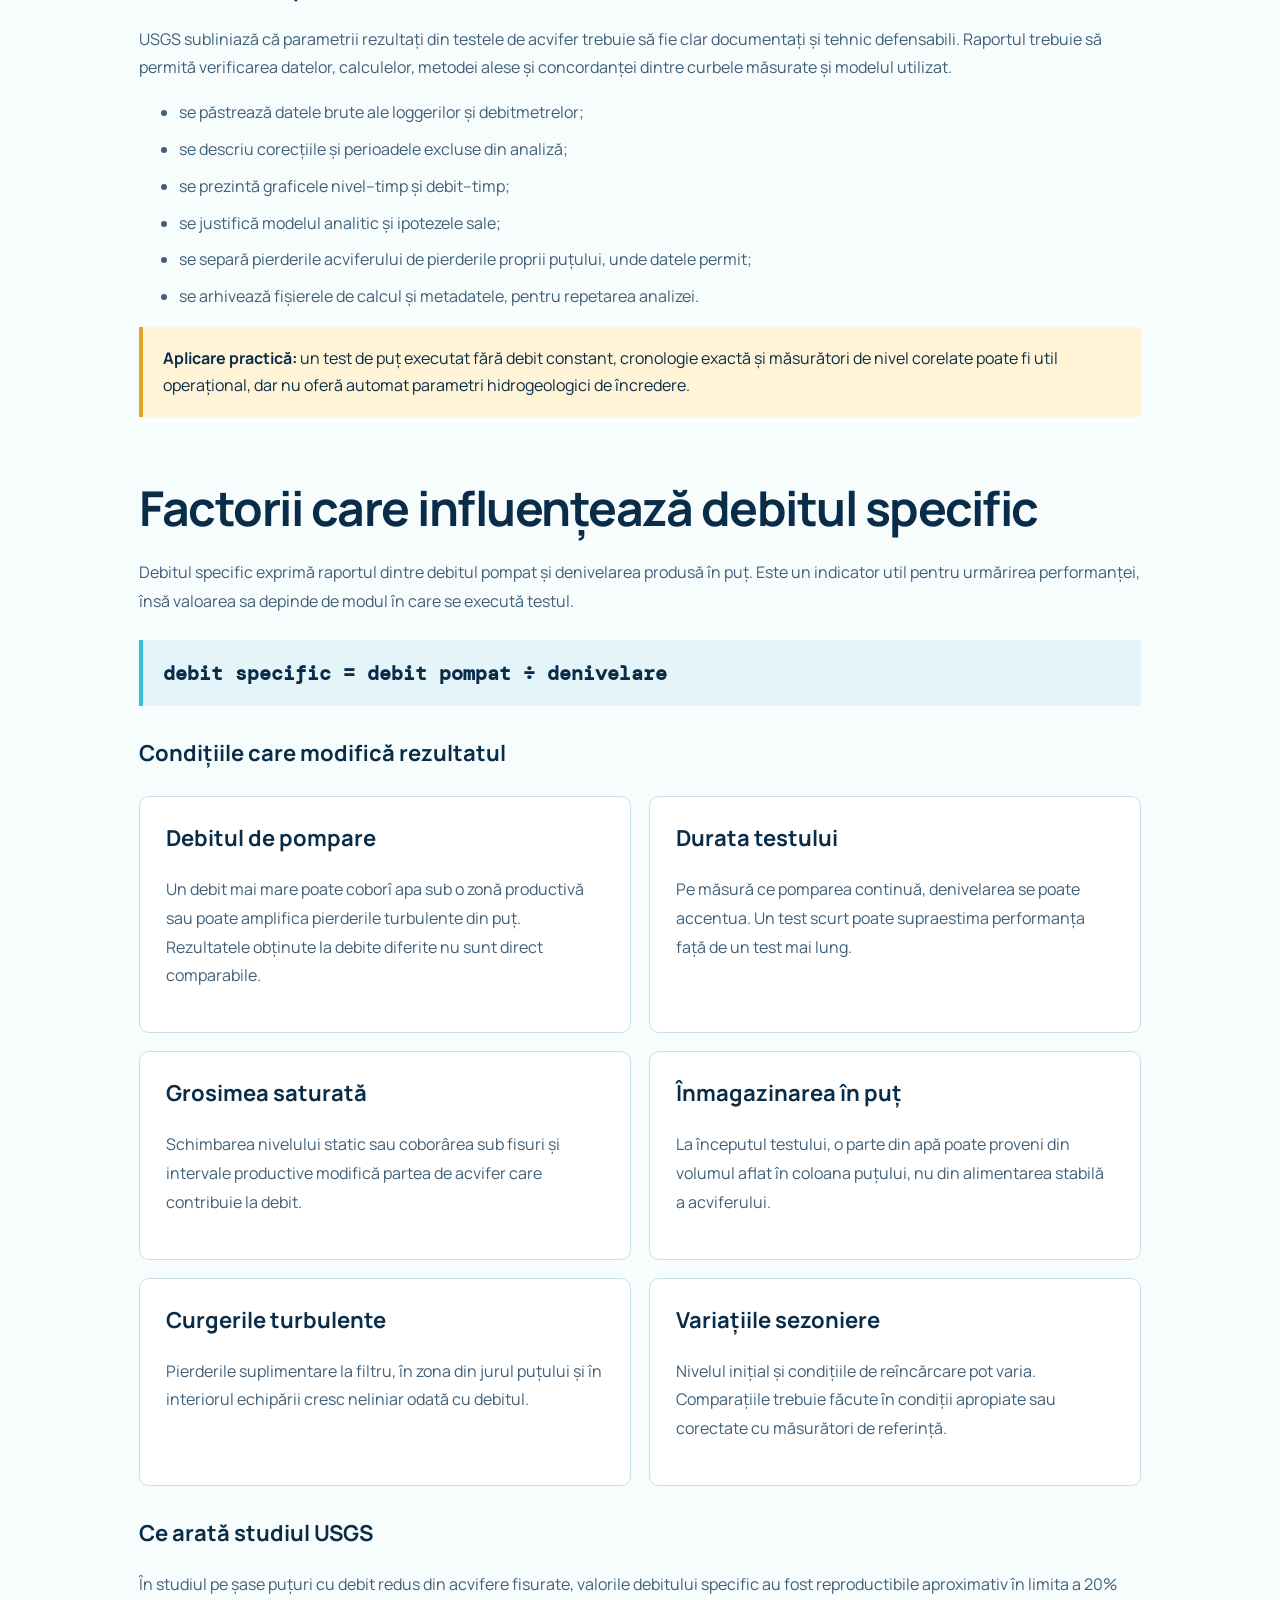
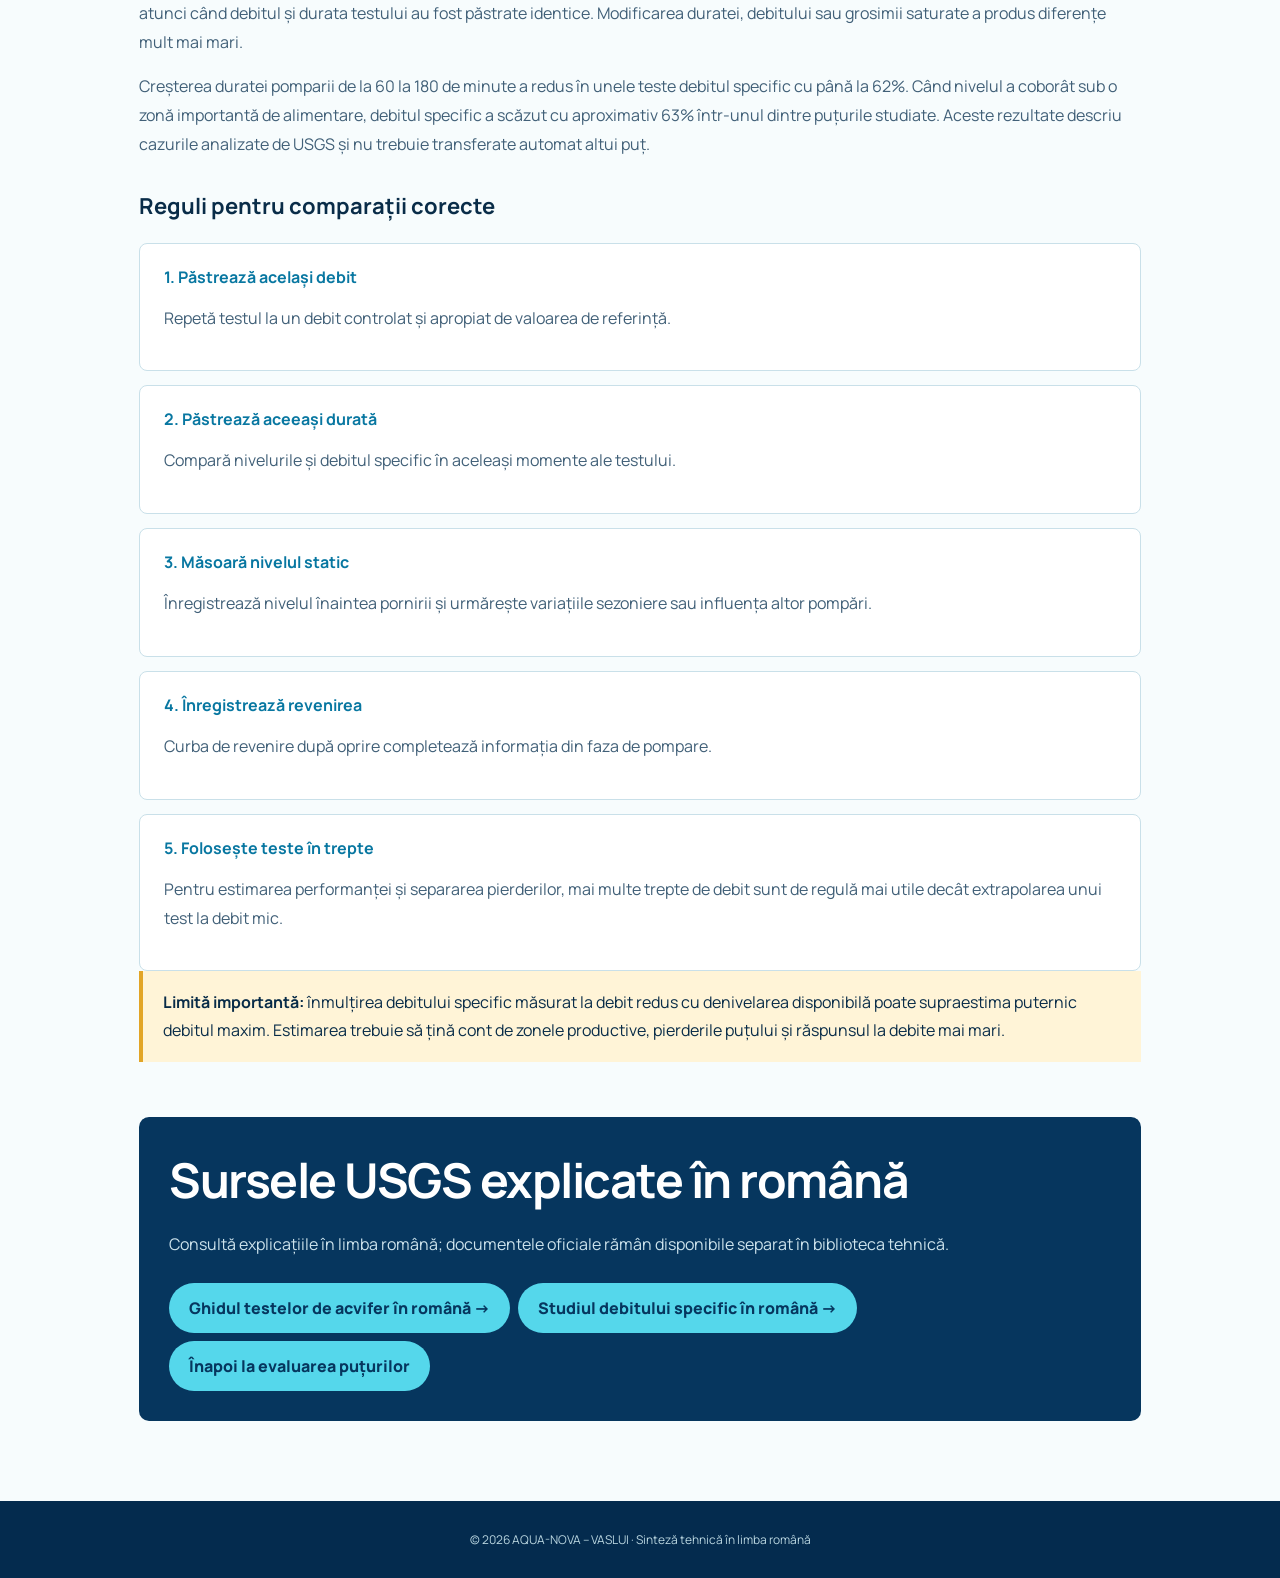
<file: ghid-usgs-teste-acvifer-debit-specific.html>
<!doctype html><html lang="ro"><head><meta charset="UTF-8"><meta name="viewport" content="width=device-width,initial-scale=1"><meta name="description" content="Sinteză în limba română a recomandărilor USGS privind testele de acvifer și factorii care influențează debitul specific."><title>Testele de acvifer și debitul specific — sinteză USGS | AQUA-NOVA – VASLUI</title><link rel="preconnect" href="https://fonts.googleapis.com"><link rel="preconnect" href="https://fonts.gstatic.com" crossorigin><link href="https://fonts.googleapis.com/css2?family=DM+Mono:wght@400;500&family=Manrope:wght@400;500;600;700;800&display=swap" rel="stylesheet"><style>:root{--navy:#06365e;--ink:#092c48;--aqua:#55d7eb;--pale:#edf7fb;--line:#c9e0e9}*{box-sizing:border-box}html{scroll-behavior:smooth}body{margin:0;font-family:Manrope,Arial,sans-serif;color:var(--ink);background:#f7fcfd}header{height:82px;padding:0 clamp(22px,6vw,82px);display:flex;align-items:center;justify-content:space-between;background:var(--navy);color:#fff}.brand{font-weight:800;color:#fff;text-decoration:none}.brand span{color:var(--aqua)}nav{display:flex;gap:24px}nav a{color:#d7edf4;text-decoration:none;font-size:13px}.hero{background:linear-gradient(120deg,#06365e,#07557a);color:#fff;padding:100px clamp(24px,10vw,145px)}.hero .wrap{max-width:1050px;margin:auto}.eyebrow{font:11px 'DM Mono',monospace;letter-spacing:1.4px;color:#79d8e9}.hero h1{font-size:clamp(45px,6vw,78px);line-height:1.02;letter-spacing:-3px;margin:20px 0}.hero h1 span{color:var(--aqua);font-weight:500}.lead{max-width:780px;color:#d4e8f0;line-height:1.8;font-size:17px}.content{max-width:1050px;margin:auto;padding:80px 24px}.notice{background:#fff4d7;border-left:4px solid #e2a526;padding:18px 20px;line-height:1.7;margin-bottom:45px}.content h2{font-size:clamp(30px,4vw,48px);letter-spacing:-1.5px;margin:58px 0 18px}.content h3{font-size:22px;margin-top:32px}.content p,.content li{color:#416078;line-height:1.8}.content li{margin-bottom:8px}.cards{display:grid;grid-template-columns:repeat(2,1fr);gap:18px;margin:28px 0}.card{background:white;border:1px solid var(--line);padding:26px;border-radius:10px}.card h3{margin-top:0}.steps{counter-reset:step;display:grid;gap:14px}.step{background:white;border:1px solid var(--line);padding:22px 24px;border-radius:8px}.step strong{display:block;color:#0877a1;margin-bottom:7px}.source-box{background:var(--navy);color:white;padding:30px;border-radius:10px;margin-top:55px}.source-box p{color:#cde3ec}.button{display:inline-block;background:var(--aqua);color:#06365e;text-decoration:none;font-weight:800;padding:14px 20px;border-radius:28px;margin:8px 8px 0 0}footer{background:#042b4e;color:#b9d5df;padding:30px;text-align:center;font-size:12px}@media(max-width:700px){header nav{display:none}.cards{grid-template-columns:1fr}.hero{padding-top:75px}.hero h1{letter-spacing:-2px}}.formula{font:600 20px DM Mono,monospace;background:#e4f4f8;border-left:4px solid #36bfd8;padding:20px;margin:24px 0}.anchor{scroll-margin-top:30px}</style></head><body><header><a class="brand" href="index.html">AQUA-<span>NOVA</span> — VASLUI</a><nav><a href="evaluare-puturi.html">← Evaluarea puțurilor</a><a href="#teste-acvifer">Teste de acvifer</a><a href="#debit-specific">Debit specific</a></nav></header><main><section class="hero"><div class="wrap"><p class="eyebrow">SINTEZĂ TEHNICĂ · U.S. GEOLOGICAL SURVEY</p><h1>Testele de acvifer și <span>debitul specific.</span></h1><p class="lead">Cum se documentează un test de pompare și de ce rezultatele pot varia cu debitul, durata, nivelul apei și construcția puțului.</p></div></section><article class="content"><div class="notice"><strong>Notă editorială:</strong> această pagină este o sinteză tehnică în limba română, redactată de AQUA-NOVA – VASLUI pe baza materialelor USGS. Nu este o traducere oficială și nu înlocuiește proiectarea sau interpretarea hidrogeologică de specialitate.</div><section id="teste-acvifer" class="anchor"><h2>Proiectarea și interpretarea testelor de acvifer</h2><p>Testele de pompare sunt folosite pentru a descrie răspunsul puțului și al formațiunii acvifere la extragerea apei. Rezultatele pot susține estimarea transmisivității, conductivității hidraulice, coeficientului de înmagazinare și limitelor sistemului, dar numai dacă datele și ipotezele sunt documentate suficient.</p><h3>Ce trebuie documentat</h3><div class="cards"><section class="card"><h3>Puțul pompat</h3><p>Construcția, diametrul, adâncimea, intervalele filtrante, pompa, adâncimea de montaj și zonele productive cunoscute.</p></section><section class="card"><h3>Puțurile de observație</h3><p>Poziția și distanța față de puțul pompat, cotele de referință, construcția și legătura hidraulică cu acviferul testat.</p></section><section class="card"><h3>Regimul testului</h3><p>Debitul și variațiile sale, durata pomparii, nivelurile înainte și în timpul testului, revenirea și frecvența citirilor.</p></section><section class="card"><h3>Contextul hidrogeologic</h3><p>Litologia, fracturile, grosimea saturată, limitele acviferului, alte pompări și variațiile naturale ale nivelului.</p></section></div><h3>Calitatea interpretării</h3><p>USGS subliniază că parametrii rezultați din testele de acvifer trebuie să fie clar documentați și tehnic defensabili. Raportul trebuie să permită verificarea datelor, calculelor, metodei alese și concordanței dintre curbele măsurate și modelul utilizat.</p><ul><li>se păstrează datele brute ale loggerilor și debitmetrelor;</li><li>se descriu corecțiile și perioadele excluse din analiză;</li><li>se prezintă graficele nivel–timp și debit–timp;</li><li>se justifică modelul analitic și ipotezele sale;</li><li>se separă pierderile acviferului de pierderile proprii puțului, unde datele permit;</li><li>se arhivează fișierele de calcul și metadatele, pentru repetarea analizei.</li></ul><div class="notice"><strong>Aplicare practică:</strong> un test de puț executat fără debit constant, cronologie exactă și măsurători de nivel corelate poate fi util operațional, dar nu oferă automat parametri hidrogeologici de încredere.</div></section><section id="debit-specific" class="anchor"><h2>Factorii care influențează debitul specific</h2><p>Debitul specific exprimă raportul dintre debitul pompat și denivelarea produsă în puț. Este un indicator util pentru urmărirea performanței, însă valoarea sa depinde de modul în care se execută testul.</p><div class="formula">debit specific = debit pompat ÷ denivelare</div><h3>Condițiile care modifică rezultatul</h3><div class="cards"><section class="card"><h3>Debitul de pompare</h3><p>Un debit mai mare poate coborî apa sub o zonă productivă sau poate amplifica pierderile turbulente din puț. Rezultatele obținute la debite diferite nu sunt direct comparabile.</p></section><section class="card"><h3>Durata testului</h3><p>Pe măsură ce pomparea continuă, denivelarea se poate accentua. Un test scurt poate supraestima performanța față de un test mai lung.</p></section><section class="card"><h3>Grosimea saturată</h3><p>Schimbarea nivelului static sau coborârea sub fisuri și intervale productive modifică partea de acvifer care contribuie la debit.</p></section><section class="card"><h3>Înmagazinarea în puț</h3><p>La începutul testului, o parte din apă poate proveni din volumul aflat în coloana puțului, nu din alimentarea stabilă a acviferului.</p></section><section class="card"><h3>Curgerile turbulente</h3><p>Pierderile suplimentare la filtru, în zona din jurul puțului și în interiorul echipării cresc neliniar odată cu debitul.</p></section><section class="card"><h3>Variațiile sezoniere</h3><p>Nivelul inițial și condițiile de reîncărcare pot varia. Comparațiile trebuie făcute în condiții apropiate sau corectate cu măsurători de referință.</p></section></div><h3>Ce arată studiul USGS</h3><p>În studiul pe șase puțuri cu debit redus din acvifere fisurate, valorile debitului specific au fost reproductibile aproximativ în limita a 20% atunci când debitul și durata testului au fost păstrate identice. Modificarea duratei, debitului sau grosimii saturate a produs diferențe mult mai mari.</p><p>Creșterea duratei pomparii de la 60 la 180 de minute a redus în unele teste debitul specific cu până la 62%. Când nivelul a coborât sub o zonă importantă de alimentare, debitul specific a scăzut cu aproximativ 63% într-unul dintre puțurile studiate. Aceste rezultate descriu cazurile analizate de USGS și nu trebuie transferate automat altui puț.</p><h3>Reguli pentru comparații corecte</h3><div class="steps"><div class="step"><strong>1. Păstrează același debit</strong><p>Repetă testul la un debit controlat și apropiat de valoarea de referință.</p></div><div class="step"><strong>2. Păstrează aceeași durată</strong><p>Compară nivelurile și debitul specific în aceleași momente ale testului.</p></div><div class="step"><strong>3. Măsoară nivelul static</strong><p>Înregistrează nivelul înaintea pornirii și urmărește variațiile sezoniere sau influența altor pompări.</p></div><div class="step"><strong>4. Înregistrează revenirea</strong><p>Curba de revenire după oprire completează informația din faza de pompare.</p></div><div class="step"><strong>5. Folosește teste în trepte</strong><p>Pentru estimarea performanței și separarea pierderilor, mai multe trepte de debit sunt de regulă mai utile decât extrapolarea unui test la debit mic.</p></div></div><div class="notice"><strong>Limită importantă:</strong> înmulțirea debitului specific măsurat la debit redus cu denivelarea disponibilă poate supraestima puternic debitul maxim. Estimarea trebuie să țină cont de zonele productive, pierderile puțului și răspunsul la debite mai mari.</div></section><div class="source-box"><h2 style="margin-top:0;color:white">Sursele USGS explicate în română</h2><p>Consultă explicațiile în limba română; documentele oficiale rămân disponibile separat în biblioteca tehnică.</p><a class="button" href="biblioteca-tehnica-romana.html#usgs-teste">Ghidul testelor de acvifer în română →</a><a class="button" href="biblioteca-tehnica-romana.html#usgs-debit">Studiul debitului specific în română →</a><a class="button" href="evaluare-puturi.html#indicatori">Înapoi la evaluarea puțurilor</a></div></article></main><footer>© 2026 AQUA-NOVA – VASLUI · Sinteză tehnică în limba română</footer></body></html>
</file>
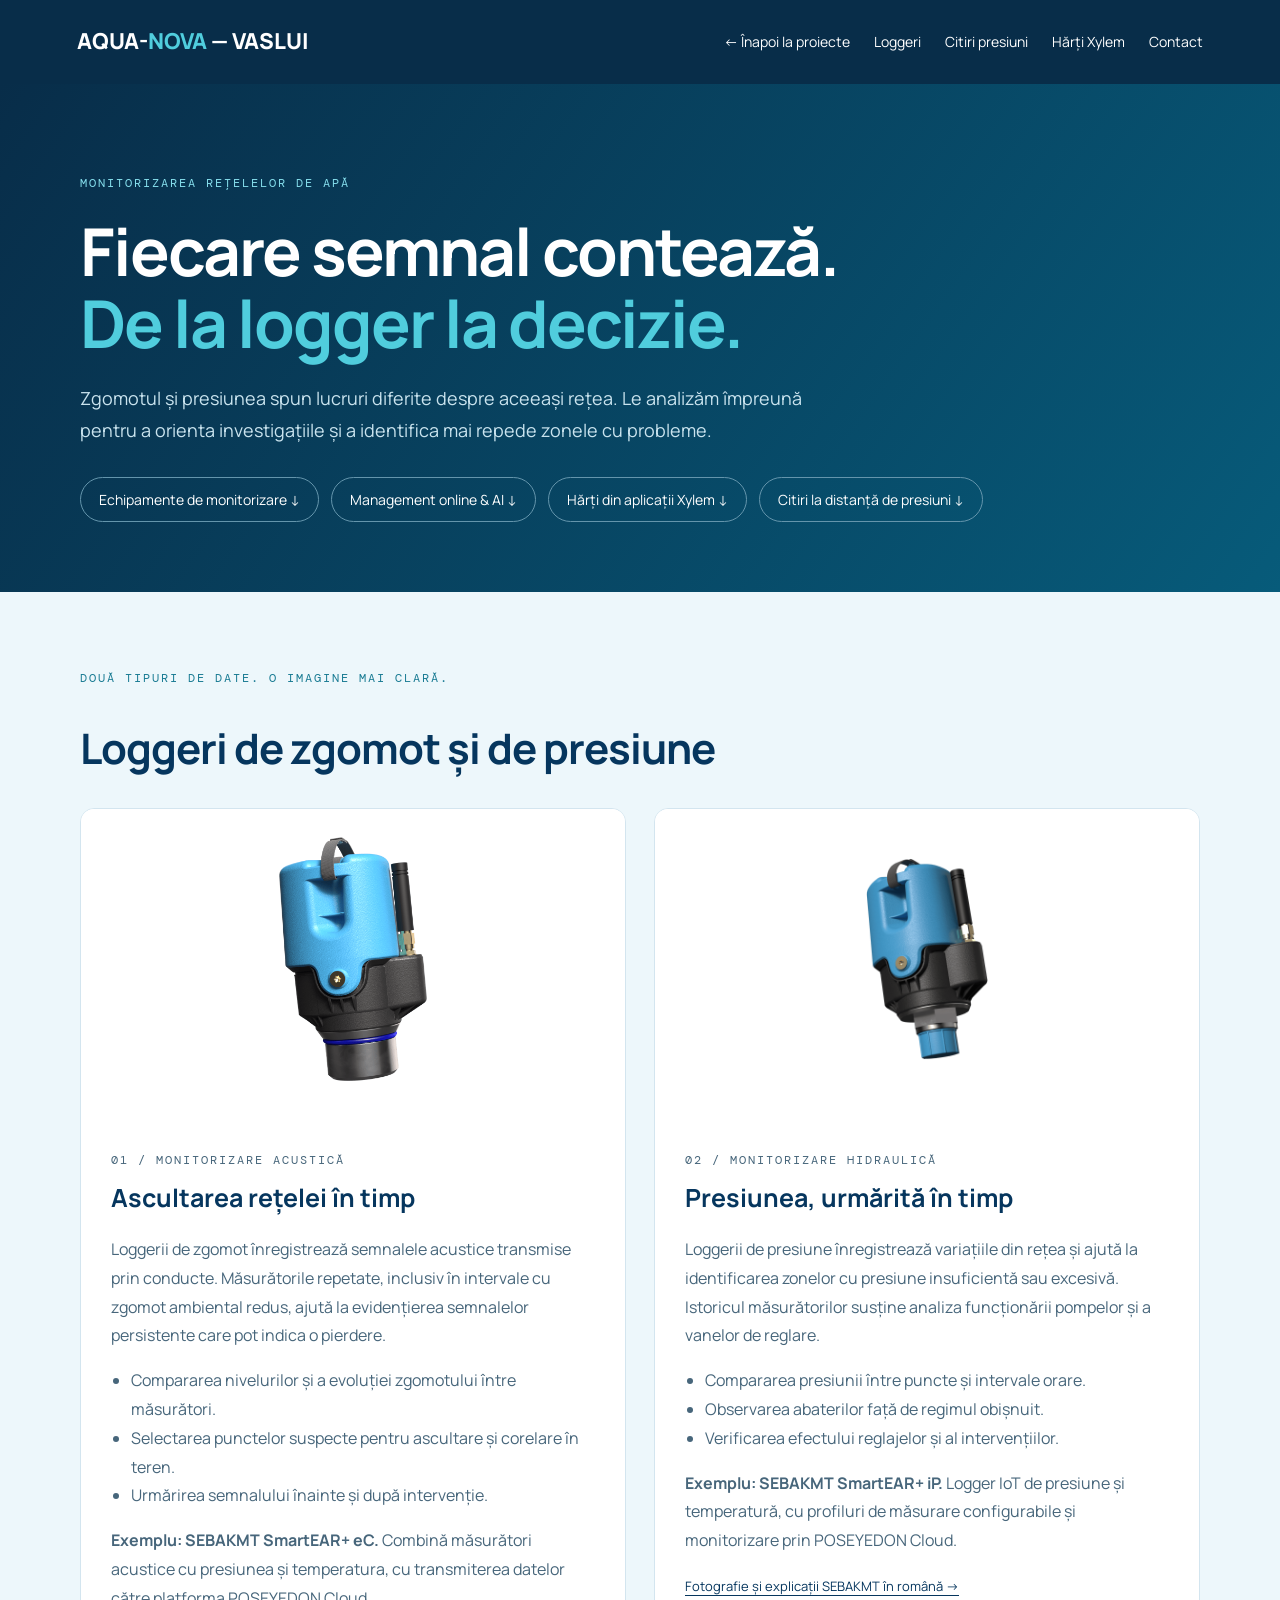
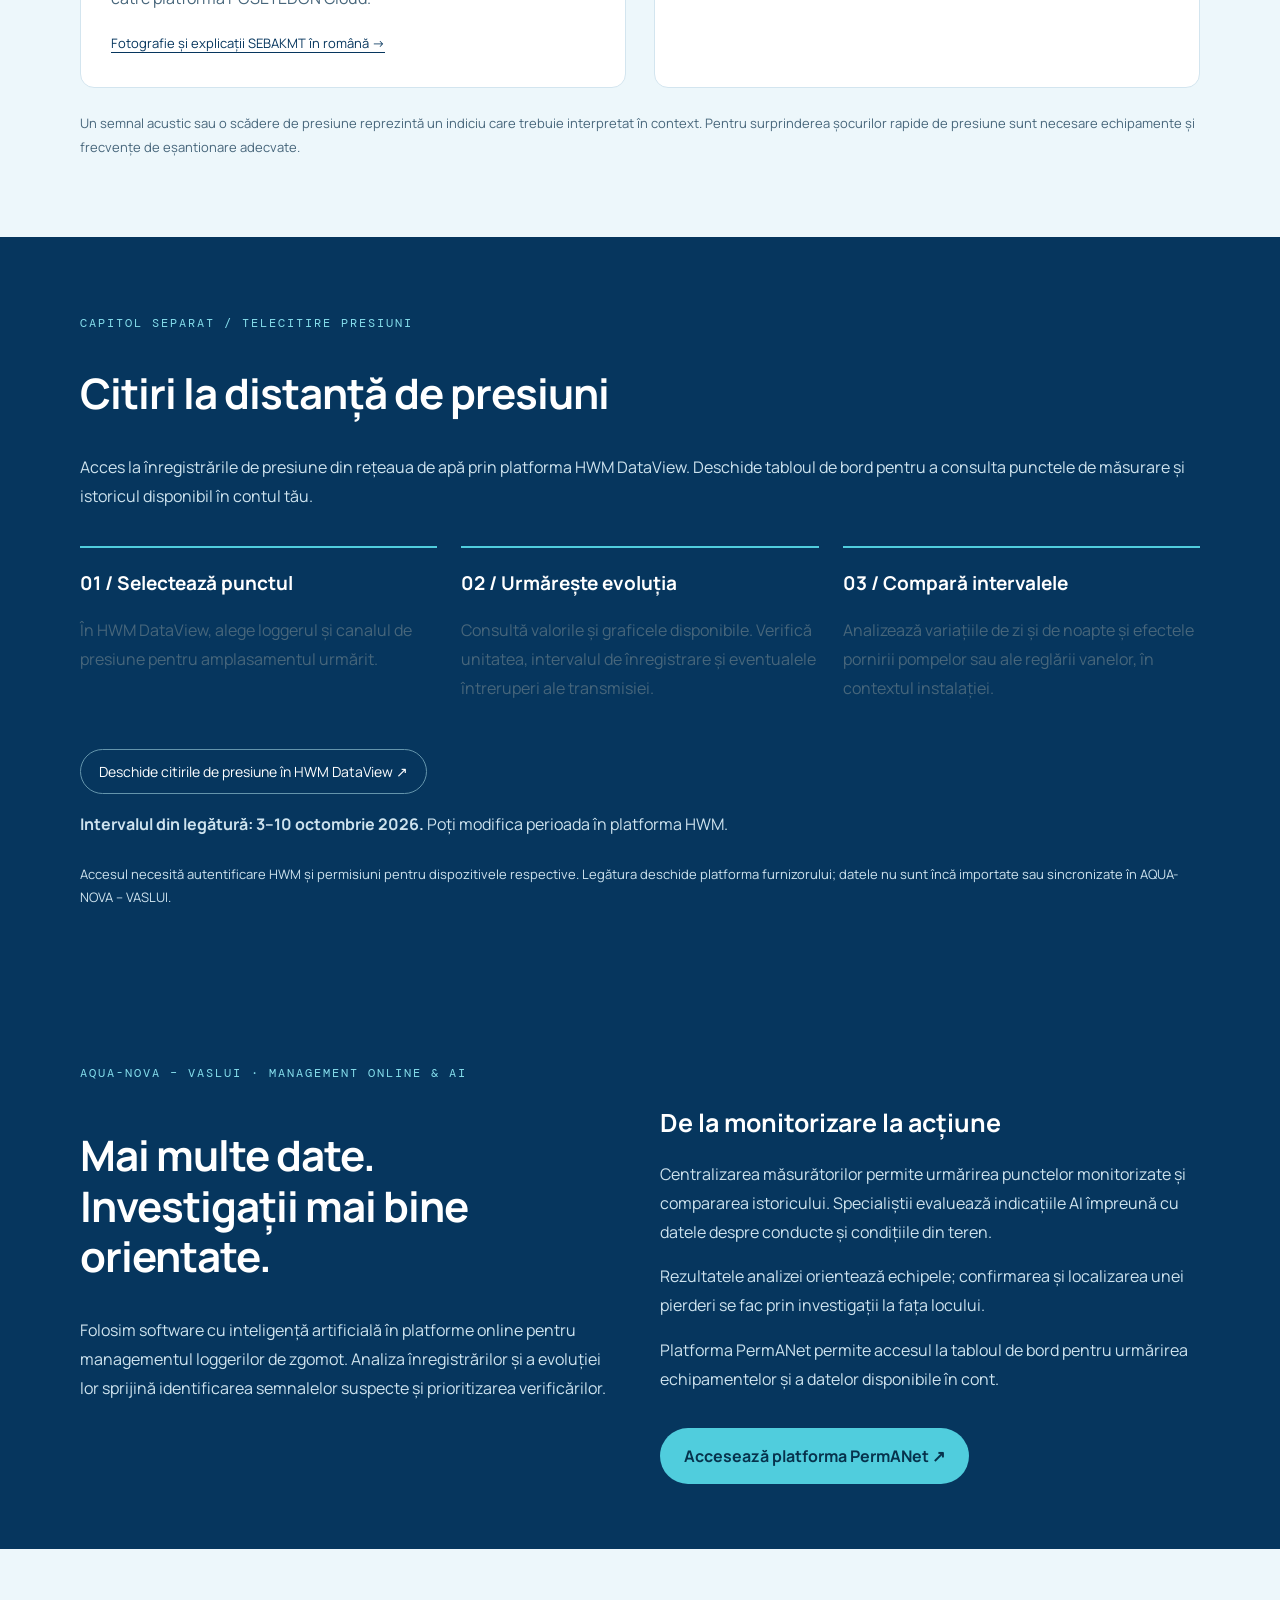
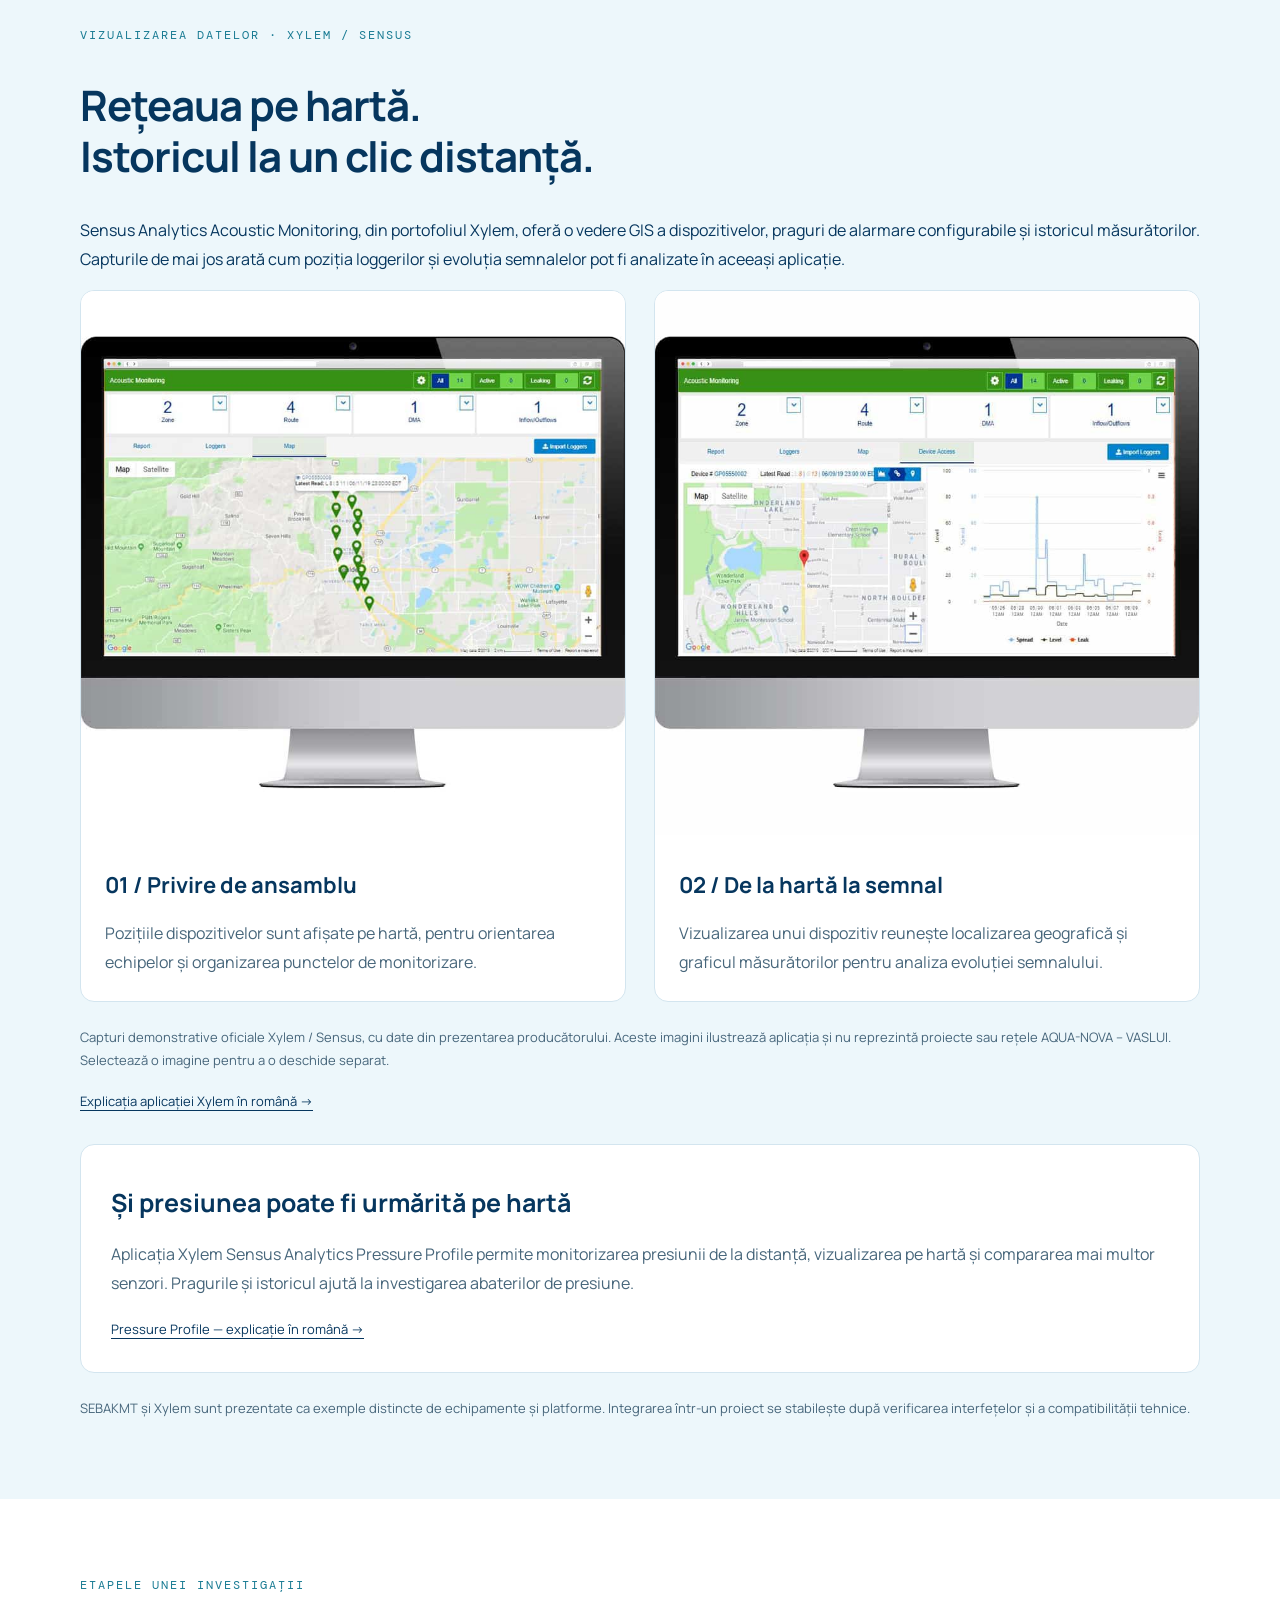
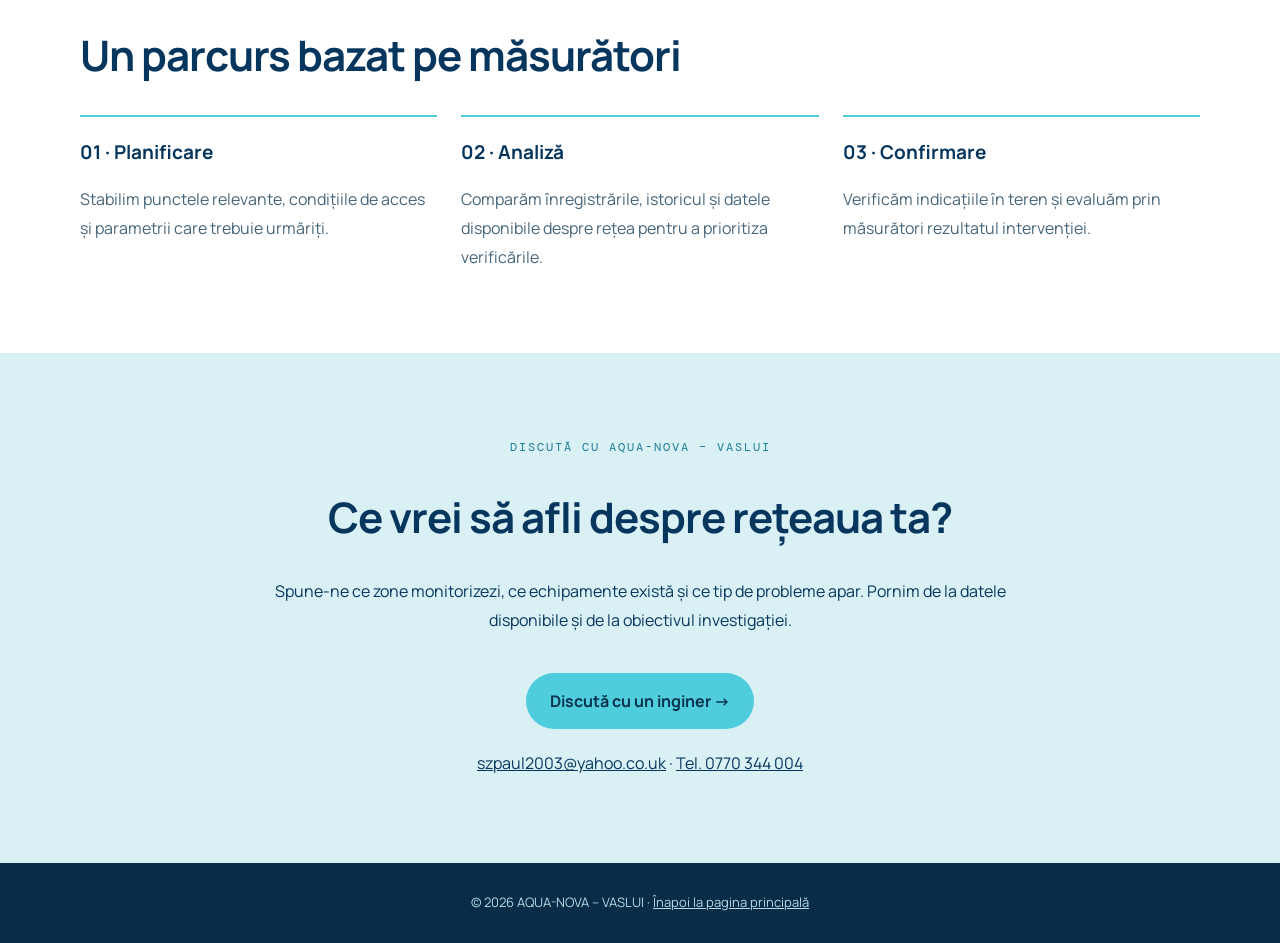
<file: monitorizare-retele.html>
<!doctype html>
<html lang="ro"><head><meta charset="UTF-8"><meta name="viewport" content="width=device-width, initial-scale=1"><title>Loggeri de zgomot și presiune | AQUA-NOVA – VASLUI</title><link rel="canonical" href="https://palvga.github.io/aqua-nova/monitorizare-retele.html"><meta property="og:type" content="website"><meta property="og:locale" content="ro_RO"><meta property="og:title" content="Loggeri de zgomot și presiune | AQUA-NOVA – VASLUI"><meta property="og:description" content="Monitorizarea rețelelor de apă cu loggeri, analiză AI și hărți operaționale."><meta name="description" content="Monitorizarea rețelelor de apă cu loggeri de zgomot și presiune, analiză AI și hărți din aplicațiile Xylem."><link rel="preconnect" href="https://fonts.googleapis.com"><link href="https://fonts.googleapis.com/css2?family=DM+Mono:wght@400;500&family=Manrope:wght@400;500;600;700;800&display=swap" rel="stylesheet"><style>
:root{--navy:#06365e;--cyan:#50cddd;--muted:#47667b}*{box-sizing:border-box}html{scroll-behavior:smooth}body{margin:0;background:#edf7fb;color:var(--navy);font:16px/1.8 Manrope,sans-serif}a{color:inherit}header{background:#082d49;color:white;padding:22px max(24px,6vw);display:flex;justify-content:space-between;align-items:center;gap:20px;flex-wrap:wrap}.brand{font-weight:800;font-size:22px;text-decoration:none}.brand span{color:var(--cyan)}nav{display:flex;gap:24px;flex-wrap:wrap}nav a{font-size:14px;text-decoration:none}.wrap{width:min(1120px,calc(100% - 48px));margin:auto}.hero{background:linear-gradient(125deg,#082d49,#075b7a);color:white;padding:78px 0 70px}.eyebrow{font:12px/1.6 'DM Mono',monospace;letter-spacing:2px;text-transform:uppercase;color:#197b93}.hero .eyebrow,.dark .eyebrow{color:#85deec}h1{font-size:clamp(36px,5.5vw,66px);line-height:1.1;letter-spacing:-2px;max-width:900px;margin:22px 0}h1 span{color:var(--cyan)}h2{font-size:clamp(28px,3.5vw,42px);line-height:1.2;letter-spacing:-1px}h3{font-size:25px;line-height:1.3;margin:12px 0 20px}.lead{max-width:780px;color:#c9e3ee;font-size:18px}.pills{display:flex;gap:12px;flex-wrap:wrap;margin-top:30px}.pills a{border:1px solid #6495ac;border-radius:30px;padding:9px 18px;text-decoration:none;font-size:14px}section{padding:65px 0;scroll-margin-top:20px}.grid{display:grid;grid-template-columns:repeat(2,minmax(0,1fr));gap:28px}.card{background:white;border:1px solid #d3e5ef;border-radius:14px;overflow:hidden}.product{display:block;width:100%;height:300px;object-fit:contain;padding:28px;background:white}.copy{padding:30px}.copy p{color:var(--muted)}.copy ul{padding-left:20px;color:var(--muted)}.source{font-size:13px;text-underline-offset:4px}.dark{background:var(--navy);color:white}.dark p{color:#cee3ee}.dark .grid{gap:40px}.steps{display:grid;grid-template-columns:repeat(3,minmax(0,1fr));gap:24px;margin-top:35px}.step{border-top:2px solid var(--cyan);padding-top:18px}.step strong{display:block;font-size:19px}.step p{color:var(--muted)}figure{margin:0}.map{display:block;width:100%;height:auto;background:white}.caption{padding:24px}.caption h3{font-size:22px}.caption p{color:var(--muted);margin-bottom:0}.note{font-size:13px;color:var(--muted);margin-top:24px}.button{display:inline-block;background:var(--cyan);color:#07334d;border-radius:30px;padding:14px 24px;font-weight:700;text-decoration:none;margin-top:18px}.contact{text-align:center;background:#d9f0f5}.contact p{max-width:750px;margin:20px auto}.contact a{overflow-wrap:anywhere}footer{padding:28px 24px;background:#082d49;color:#bbd7e5;text-align:center;font-size:13px}a:focus-visible{outline:3px solid #eb9200;outline-offset:5px}@media(max-width:700px){.grid,.steps{grid-template-columns:1fr}.hero{padding:48px 0}section{padding:44px 0}.copy{padding:24px}.product{height:260px}h1{letter-spacing:-1px}nav{gap:16px}}
</style></head><body><header><a class="brand" href="index.html">AQUA-<span>NOVA</span> — VASLUI</a><nav aria-label="Navigare principală"><a href="index.html#proiecte">← Înapoi la proiecte</a><a href="#loggeri">Loggeri</a><a href="#presiuni-distanta">Citiri presiuni</a><a href="#harti">Hărți Xylem</a><a href="index.html#contact">Contact</a></nav></header>
<main><div class="hero"><div class="wrap"><p class="eyebrow">MONITORIZAREA REȚELELOR DE APĂ</p><h1>Fiecare semnal contează.<br><span>De la logger la decizie.</span></h1><p class="lead">Zgomotul și presiunea spun lucruri diferite despre aceeași rețea. Le analizăm împreună pentru a orienta investigațiile și a identifica mai repede zonele cu probleme.</p><div class="pills"><a href="#loggeri">Echipamente de monitorizare ↓</a><a href="#ai">Management online & AI ↓</a><a href="#harti">Hărți din aplicații Xylem ↓</a><a href="#presiuni-distanta">Citiri la distanță de presiuni ↓</a></div></div></div>
<section id="loggeri"><div class="wrap"><p class="eyebrow">DOUĂ TIPURI DE DATE. O IMAGINE MAI CLARĂ.</p><h2>Loggeri de zgomot și de presiune</h2><div class="grid">
<article class="card"><img class="product" src="assets/sebakmt-smartear-ec.png" alt="Logger SEBAKMT SmartEAR+ eC pentru zgomot, presiune și temperatură"><div class="copy"><p class="eyebrow">01 / MONITORIZARE ACUSTICĂ</p><h3>Ascultarea rețelei în timp</h3><p>Loggerii de zgomot înregistrează semnalele acustice transmise prin conducte. Măsurătorile repetate, inclusiv în intervale cu zgomot ambiental redus, ajută la evidențierea semnalelor persistente care pot indica o pierdere.</p><ul><li>Compararea nivelurilor și a evoluției zgomotului între măsurători.</li><li>Selectarea punctelor suspecte pentru ascultare și corelare în teren.</li><li>Urmărirea semnalului înainte și după intervenție.</li></ul><p><strong>Exemplu: SEBAKMT SmartEAR+ eC.</strong> Combină măsurători acustice cu presiunea și temperatura, cu transmiterea datelor către platforma POSEYEDON Cloud.</p><a class="source" href="biblioteca-tehnica-romana.html#smartear-ec">Fotografie și explicații SEBAKMT în română →</a></div></article>
<article class="card"><img class="product" src="assets/sebakmt-smartear-ip.png" alt="Logger SEBAKMT SmartEAR+ iP pentru monitorizarea presiunii și temperaturii"><div class="copy"><p class="eyebrow">02 / MONITORIZARE HIDRAULICĂ</p><h3>Presiunea, urmărită în timp</h3><p>Loggerii de presiune înregistrează variațiile din rețea și ajută la identificarea zonelor cu presiune insuficientă sau excesivă. Istoricul măsurătorilor susține analiza funcționării pompelor și a vanelor de reglare.</p><ul><li>Compararea presiunii între puncte și intervale orare.</li><li>Observarea abaterilor față de regimul obișnuit.</li><li>Verificarea efectului reglajelor și al intervențiilor.</li></ul><p><strong>Exemplu: SEBAKMT SmartEAR+ iP.</strong> Logger IoT de presiune și temperatură, cu profiluri de măsurare configurabile și monitorizare prin POSEYEDON Cloud.</p><a class="source" href="biblioteca-tehnica-romana.html#smartear-ip">Fotografie și explicații SEBAKMT în română →</a></div></article></div><p class="note">Un semnal acustic sau o scădere de presiune reprezintă un indiciu care trebuie interpretat în context. Pentru surprinderea șocurilor rapide de presiune sunt necesare echipamente și frecvențe de eșantionare adecvate.</p></div></section>
<section id="presiuni-distanta" class="dark"><div class="wrap"><p class="eyebrow">CAPITOL SEPARAT / TELECITIRE PRESIUNI</p><h2>Citiri la distanță de presiuni</h2><p>Acces la înregistrările de presiune din rețeaua de apă prin platforma HWM DataView. Deschide tabloul de bord pentru a consulta punctele de măsurare și istoricul disponibil în contul tău.</p><div class="steps"><div class="step"><strong>01 / Selectează punctul</strong><p>În HWM DataView, alege loggerul și canalul de presiune pentru amplasamentul urmărit.</p></div><div class="step"><strong>02 / Urmărește evoluția</strong><p>Consultă valorile și graficele disponibile. Verifică unitatea, intervalul de înregistrare și eventualele întreruperi ale transmisiei.</p></div><div class="step"><strong>03 / Compară intervalele</strong><p>Analizează variațiile de zi și de noapte și efectele pornirii pompelor sau ale reglării vanelor, în contextul instalației.</p></div></div><div class="pills"><a href="https://dataview.hwmonline.com/dashboard?from=2026-10-03_00.00&amp;to=2026-10-10_23.59" target="_blank" rel="noopener noreferrer">Deschide citirile de presiune în HWM DataView ↗</a></div><p><strong>Intervalul din legătură: 3–10 octombrie 2026.</strong> Poți modifica perioada în platforma HWM.</p><p class="note">Accesul necesită autentificare HWM și permisiuni pentru dispozitivele respective. Legătura deschide platforma furnizorului; datele nu sunt încă importate sau sincronizate în AQUA-NOVA – VASLUI.</p></div></section>
<section id="ai" class="dark"><div class="wrap"><p class="eyebrow">AQUA-NOVA – VASLUI · MANAGEMENT ONLINE & AI</p><div class="grid"><div><h2>Mai multe date.<br>Investigații mai bine orientate.</h2><p>Folosim software cu inteligență artificială în platforme online pentru managementul loggerilor de zgomot. Analiza înregistrărilor și a evoluției lor sprijină identificarea semnalelor suspecte și prioritizarea verificărilor.</p></div><div><h3>De la monitorizare la acțiune</h3><p>Centralizarea măsurătorilor permite urmărirea punctelor monitorizate și compararea istoricului. Specialiștii evaluează indicațiile AI împreună cu datele despre conducte și condițiile din teren.</p><p>Rezultatele analizei orientează echipele; confirmarea și localizarea unei pierderi se fac prin investigații la fața locului.</p><p>Platforma PermANet permite accesul la tabloul de bord pentru urmărirea echipamentelor și a datelor disponibile în cont.</p><a class="button" href="https://permanet.hwmonline.com/dashboard/account" target="_blank" rel="noopener noreferrer">Accesează platforma PermANet ↗</a></div></div></div></section>
<section id="harti"><div class="wrap"><p class="eyebrow">VIZUALIZAREA DATELOR · XYLEM / SENSUS</p><h2>Rețeaua pe hartă.<br>Istoricul la un clic distanță.</h2><p>Sensus Analytics Acoustic Monitoring, din portofoliul Xylem, oferă o vedere GIS a dispozitivelor, praguri de alarmare configurabile și istoricul măsurătorilor. Capturile de mai jos arată cum poziția loggerilor și evoluția semnalelor pot fi analizate în aceeași aplicație.</p><div class="grid">
<figure class="card"><a href="assets/xylem-acoustic-map-1.jpg" target="_blank" rel="noopener noreferrer" aria-label="Deschide imaginea hărții loggerilor Xylem"><img class="map" loading="lazy" src="assets/xylem-acoustic-map-1.jpg" alt="Hartă din Sensus Analytics Acoustic Monitoring Xylem cu pozițiile loggerilor"></a><figcaption class="caption"><h3>01 / Privire de ansamblu</h3><p>Pozițiile dispozitivelor sunt afișate pe hartă, pentru orientarea echipelor și organizarea punctelor de monitorizare.</p></figcaption></figure>
<figure class="card"><a href="assets/xylem-acoustic-map-2.jpg" target="_blank" rel="noopener noreferrer" aria-label="Deschide imaginea Xylem cu hartă și istoric"><img class="map" loading="lazy" src="assets/xylem-acoustic-map-2.jpg" alt="Aplicația Xylem Sensus Analytics cu harta unui logger și graficul istoricului acustic"></a><figcaption class="caption"><h3>02 / De la hartă la semnal</h3><p>Vizualizarea unui dispozitiv reunește localizarea geografică și graficul măsurătorilor pentru analiza evoluției semnalului.</p></figcaption></figure></div>
<p class="note">Capturi demonstrative oficiale Xylem / Sensus, cu date din prezentarea producătorului. Aceste imagini ilustrează aplicația și nu reprezintă proiecte sau rețele AQUA-NOVA – VASLUI. Selectează o imagine pentru a o deschide separat.</p><a class="source" href="biblioteca-tehnica-romana.html#xylem-acustic">Explicația aplicației Xylem în română →</a>
<div class="card copy" style="margin-top:30px"><h3>Și presiunea poate fi urmărită pe hartă</h3><p>Aplicația Xylem Sensus Analytics Pressure Profile permite monitorizarea presiunii de la distanță, vizualizarea pe hartă și compararea mai multor senzori. Pragurile și istoricul ajută la investigarea abaterilor de presiune.</p><a class="source" href="biblioteca-tehnica-romana.html#xylem-presiune">Pressure Profile — explicație în română →</a></div><p class="note">SEBAKMT și Xylem sunt prezentate ca exemple distincte de echipamente și platforme. Integrarea într-un proiect se stabilește după verificarea interfețelor și a compatibilității tehnice.</p></div></section>
<section style="background:white"><div class="wrap"><p class="eyebrow">ETAPELE UNEI INVESTIGAȚII</p><h2>Un parcurs bazat pe măsurători</h2><div class="steps"><div class="step"><strong>01 · Planificare</strong><p>Stabilim punctele relevante, condițiile de acces și parametrii care trebuie urmăriți.</p></div><div class="step"><strong>02 · Analiză</strong><p>Comparăm înregistrările, istoricul și datele disponibile despre rețea pentru a prioritiza verificările.</p></div><div class="step"><strong>03 · Confirmare</strong><p>Verificăm indicațiile în teren și evaluăm prin măsurători rezultatul intervenției.</p></div></div></div></section>
<section class="contact"><div class="wrap"><p class="eyebrow">DISCUTĂ CU AQUA-NOVA – VASLUI</p><h2>Ce vrei să afli despre rețeaua ta?</h2><p>Spune-ne ce zone monitorizezi, ce echipamente există și ce tip de probleme apar. Pornim de la datele disponibile și de la obiectivul investigației.</p><a class="button" href="index.html#contact">Discută cu un inginer →</a><p><a href="mailto:szpaul2003@yahoo.co.uk">szpaul2003@yahoo.co.uk</a> · <a href="tel:+40770344004">Tel. 0770 344 004</a></p></div></section></main><footer>© 2026 AQUA-NOVA – VASLUI · <a href="index.html">Înapoi la pagina principală</a></footer></body></html>
</file>
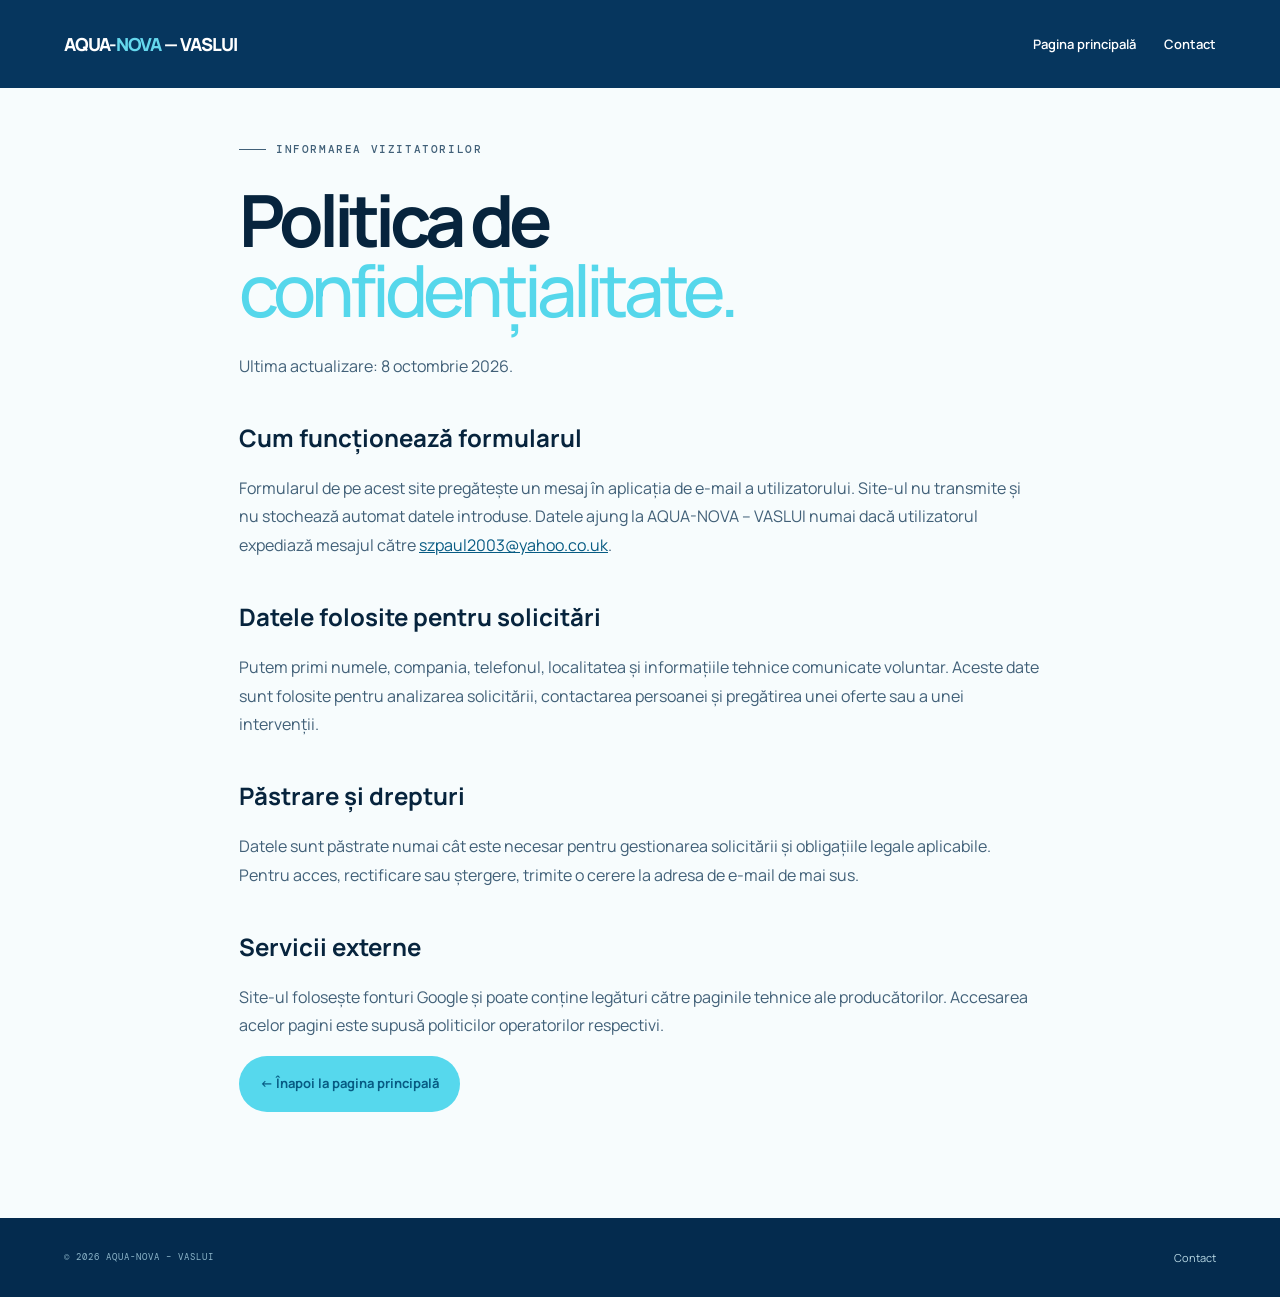
<file: politica-confidentialitate.html>
<!doctype html><html lang="ro"><head><meta charset="UTF-8"><meta name="viewport" content="width=device-width,initial-scale=1"><meta name="description" content="Politica de confidențialitate AQUA-NOVA – VASLUI."><link rel="canonical" href="https://palvga.github.io/aqua-nova/politica-confidentialitate.html"><title>Politica de confidențialitate | AQUA-NOVA – VASLUI</title><link rel="preconnect" href="https://fonts.googleapis.com"><link rel="preconnect" href="https://fonts.gstatic.com" crossorigin><link href="https://fonts.googleapis.com/css2?family=DM+Mono:wght@400;500&family=Manrope:wght@400;500;600;700;800&display=swap" rel="stylesheet"><link rel="stylesheet" href="styles.css"><style>.legal{max-width:850px;margin:auto;padding:140px 24px 90px}.legal h1{font-size:clamp(42px,6vw,72px)}.legal h2{margin-top:40px}.legal p,.legal li{line-height:1.8;color:#416078}.legal a{color:#075b83}.legal-nav{background:#06365e;color:white;position:absolute}</style></head><body><header class="nav legal-nav"><a class="brand" href="index.html">AQUA-<span>NOVA</span> — VASLUI</a><nav><a href="index.html">Pagina principală</a><a href="index.html#contact">Contact</a></nav></header><main class="legal"><p class="eyebrow"><span></span> INFORMAREA VIZITATORILOR</p><h1>Politica de <em>confidențialitate.</em></h1><p>Ultima actualizare: 8 octombrie 2026.</p><h2>Cum funcționează formularul</h2><p>Formularul de pe acest site pregătește un mesaj în aplicația de e-mail a utilizatorului. Site-ul nu transmite și nu stochează automat datele introduse. Datele ajung la AQUA-NOVA – VASLUI numai dacă utilizatorul expediază mesajul către <a href="mailto:szpaul2003@yahoo.co.uk">szpaul2003@yahoo.co.uk</a>.</p><h2>Datele folosite pentru solicitări</h2><p>Putem primi numele, compania, telefonul, localitatea și informațiile tehnice comunicate voluntar. Aceste date sunt folosite pentru analizarea solicitării, contactarea persoanei și pregătirea unei oferte sau a unei intervenții.</p><h2>Păstrare și drepturi</h2><p>Datele sunt păstrate numai cât este necesar pentru gestionarea solicitării și obligațiile legale aplicabile. Pentru acces, rectificare sau ștergere, trimite o cerere la adresa de e-mail de mai sus.</p><h2>Servicii externe</h2><p>Site-ul folosește fonturi Google și poate conține legături către paginile tehnice ale producătorilor. Accesarea acelor pagini este supusă politicilor operatorilor respectivi.</p><p><a class="button primary" href="index.html">← Înapoi la pagina principală</a></p></main><footer><p>© 2026 AQUA-NOVA – VASLUI</p><div><a href="mailto:szpaul2003@yahoo.co.uk">Contact</a></div></footer></body></html>
</file>
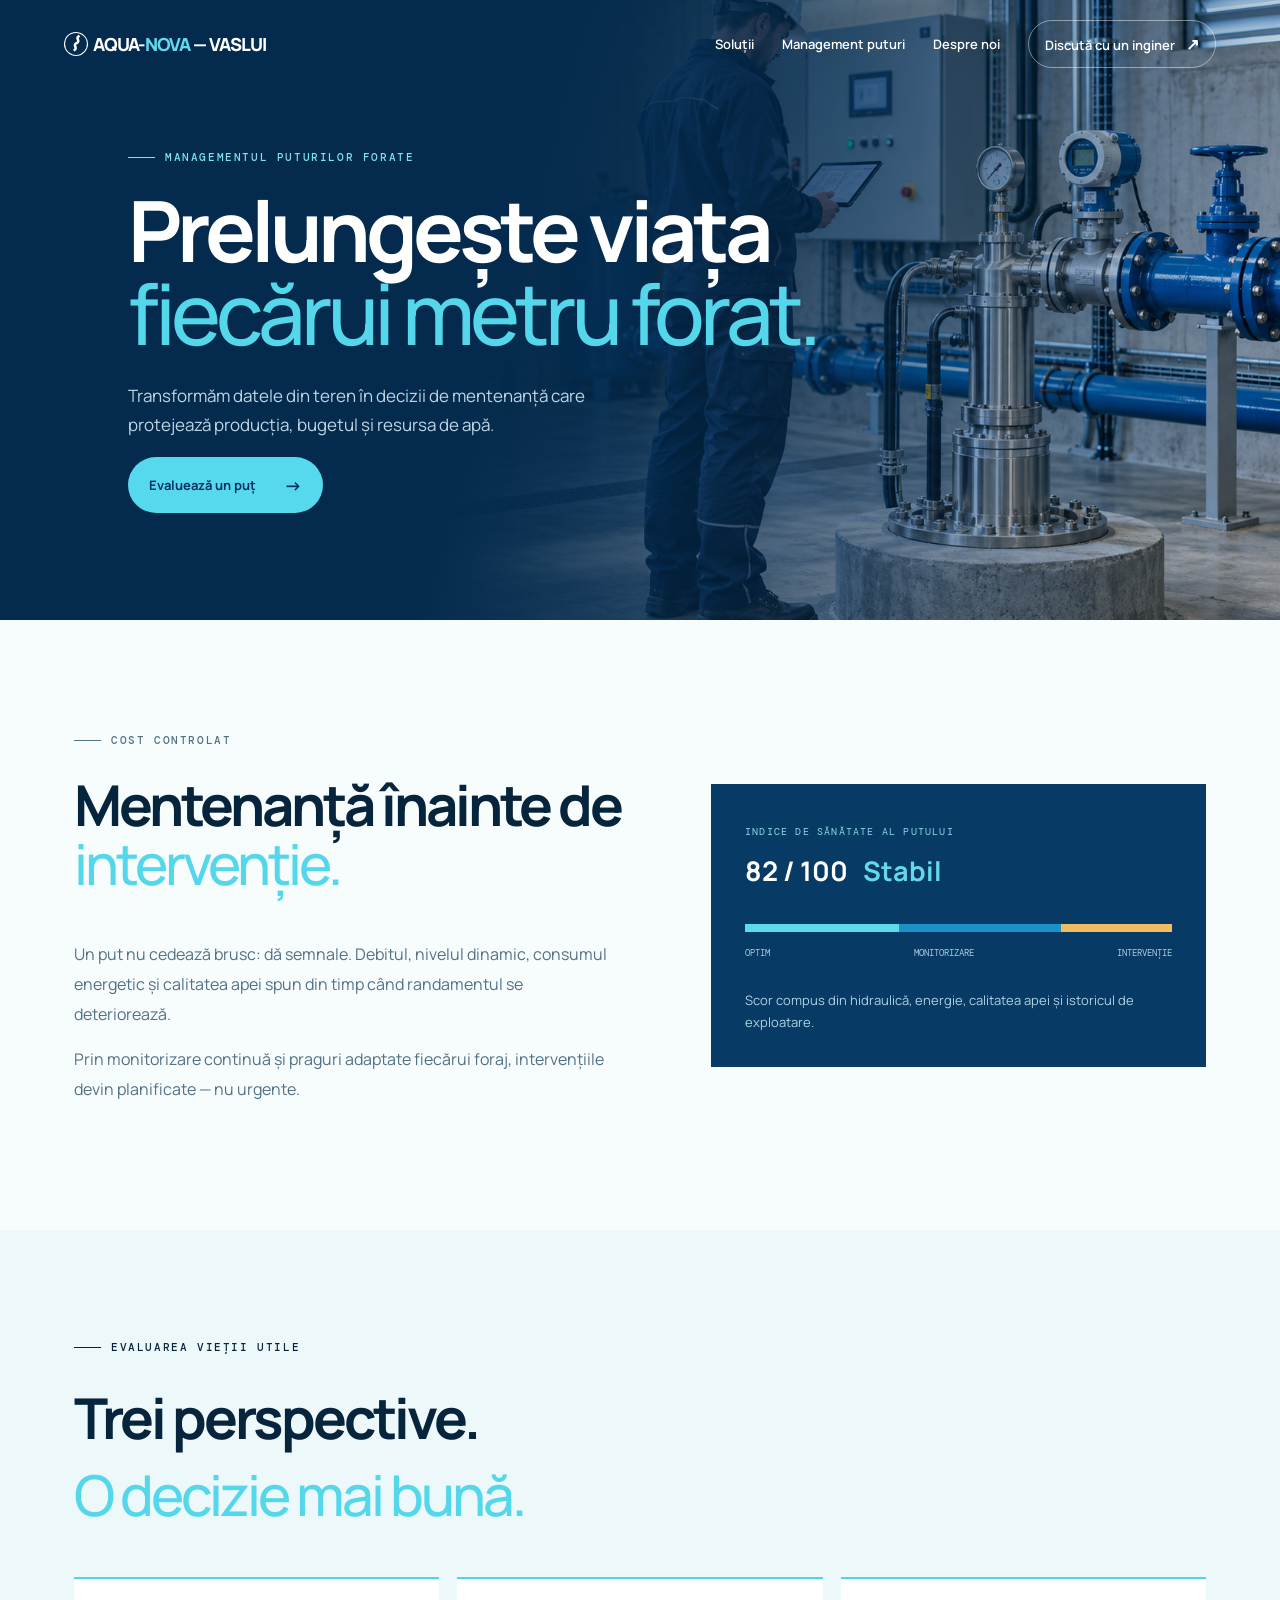
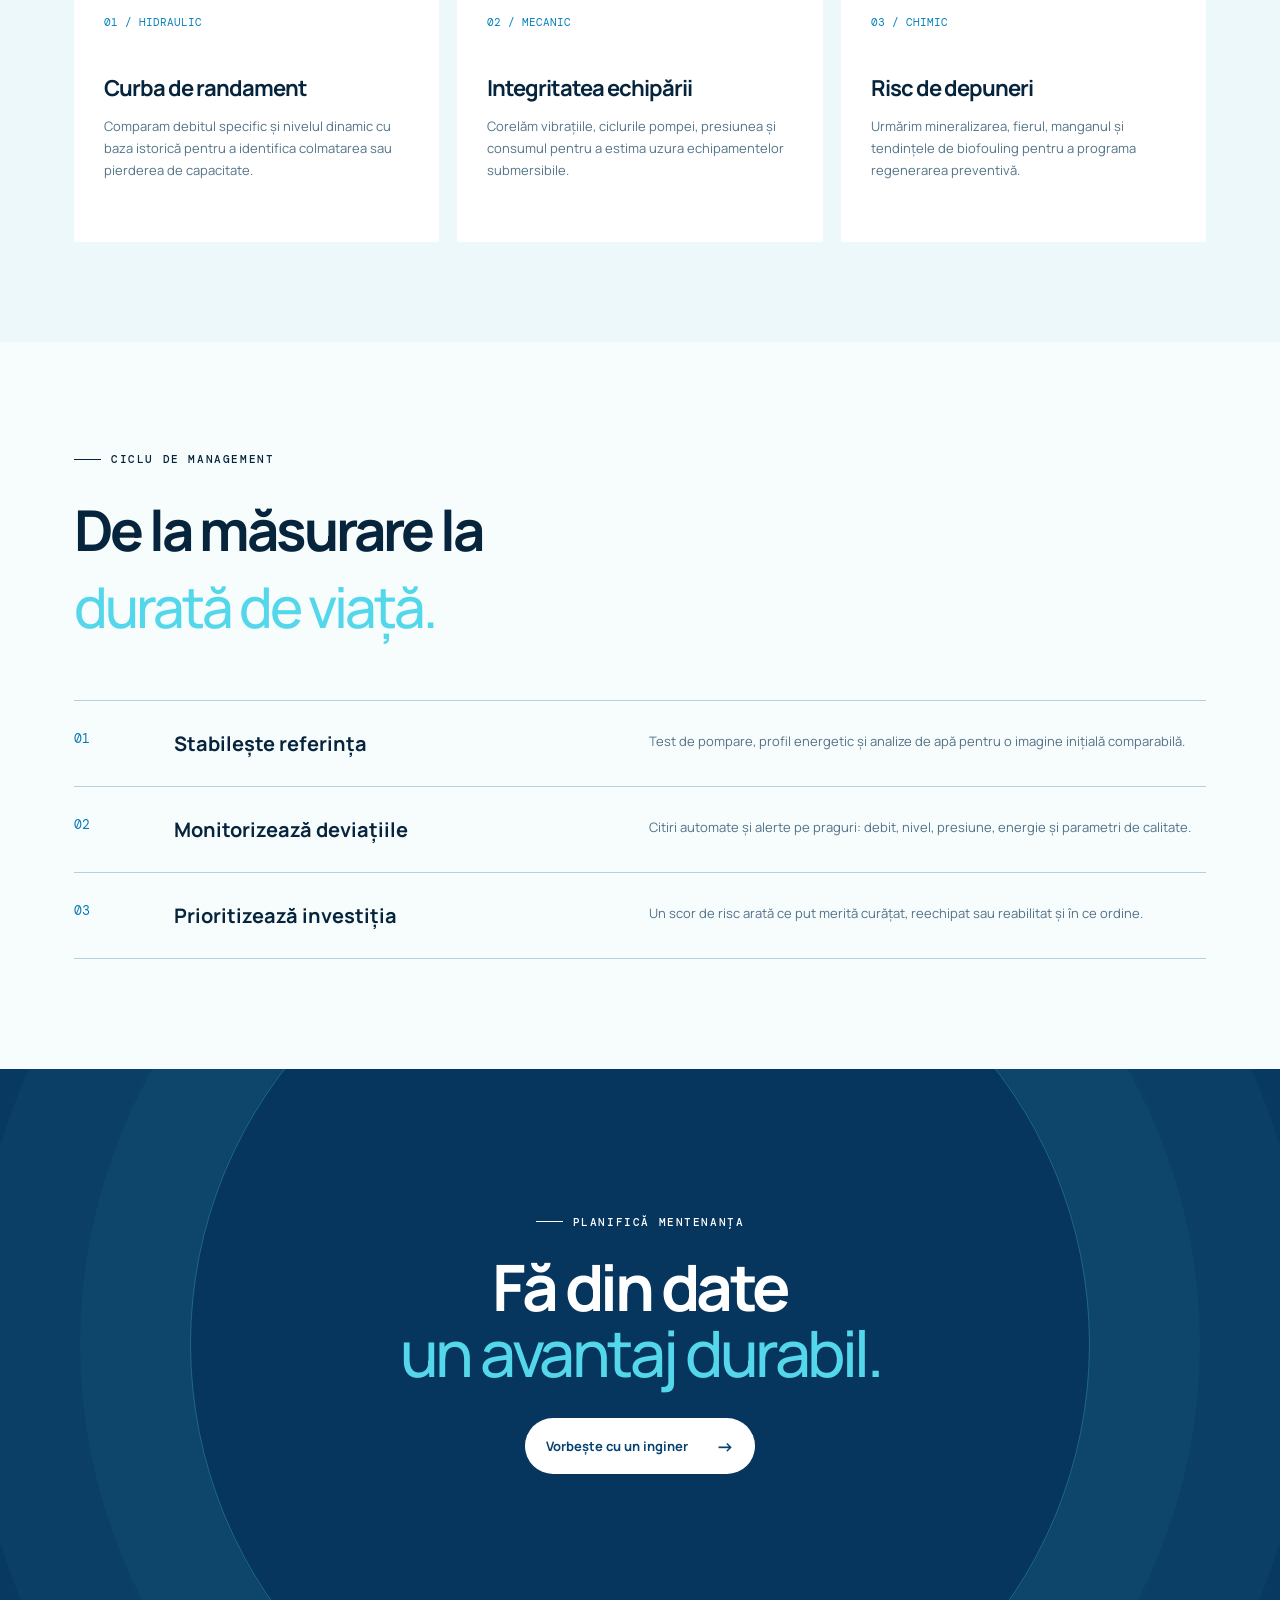
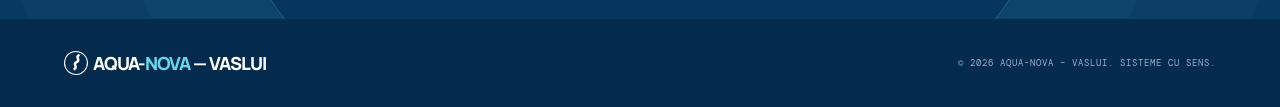
<file: puturi-forate.html>
<!doctype html><html lang="ro"><head><meta charset="UTF-8"><meta name="viewport" content="width=device-width,initial-scale=1.0"><title>Managementul puțurilor forate | AQUA-NOVA – VASLUI</title><meta name="description" content="Monitorizare, mentenanță predictivă și evaluarea puțurilor forate pentru apă, pe baza debitului, nivelului, energiei și calității apei."><link rel="canonical" href="https://palvga.github.io/aqua-nova/puturi-forate.html"><meta property="og:type" content="website"><meta property="og:locale" content="ro_RO"><meta property="og:title" content="Managementul puțurilor forate | AQUA-NOVA – VASLUI"><meta property="og:description" content="Evaluare, automatizare și mentenanță pentru puțuri de adâncime."><meta property="og:image" content="https://palvga.github.io/aqua-nova/assets/hero-management-puturi.png"><link rel="preconnect" href="https://fonts.googleapis.com"><link rel="preconnect" href="https://fonts.gstatic.com" crossorigin><link href="https://fonts.googleapis.com/css2?family=DM+Mono:wght@400;500&family=Manrope:wght@400;500;600;700;800&display=swap" rel="stylesheet"><link rel="stylesheet" href="styles.css"><style>.well-hero{min-height:620px;padding:150px clamp(24px,10vw,150px) 70px;color:#fff;background:linear-gradient(105deg,#042b4e 40%,transparent),url('assets/hero-management-puturi.png') center/cover}.well-hero h1{max-width:850px}.well-hero .intro{font-size:17px}.well-hero .eyebrow{color:#7de1ef}.well-wrap{max-width:1180px;margin:auto;padding:110px 24px}.well-grid{display:grid;grid-template-columns:1.05fr .95fr;gap:90px;align-items:center}.well-grid h2{font-size:clamp(36px,4.4vw,61px);line-height:1.05;letter-spacing:-3px}.well-grid p{color:#527187;line-height:1.85}.well-chart{background:#073a64;padding:34px;color:#fff;position:relative}.well-chart small{font:10px 'DM Mono';letter-spacing:1.2px;color:#8ed8e7}.well-chart h3{font-size:27px;margin:12px 0 35px}.life-line{height:8px;background:#174f78;display:flex;margin:22px 0 15px}.life-line i{display:block}.life-line i:nth-child(1){width:36%;background:#5cdbed}.life-line i:nth-child(2){width:38%;background:#1b91c6}.life-line i:nth-child(3){width:26%;background:#f1bc61}.life-scale{display:flex;justify-content:space-between;color:#a9ccdb;font:9px 'DM Mono'}.method{background:#edf8fa}.method .well-wrap{padding-bottom:100px}.cards{display:grid;grid-template-columns:repeat(3,1fr);gap:18px;margin-top:44px}.method-card{background:#fff;padding:30px;min-height:265px;border-top:2px solid #50d4e8}.method-card b{font:11px 'DM Mono';color:#0781bc}.method-card h3{font-size:22px;margin:42px 0 12px;letter-spacing:-1px}.method-card p{font-size:13px;color:#537387;line-height:1.7}.steps{margin-top:55px;border-top:1px solid #afd4df}.step{display:grid;grid-template-columns:70px 1fr 1.25fr;gap:30px;padding:29px 0;border-bottom:1px solid #afd4df}.step b{font:13px 'DM Mono';color:#0879b5}.step h3{margin:0;font-size:20px}.step p{margin:0;color:#527187;font-size:13px;line-height:1.7}@media(max-width:750px){.well-hero{padding-top:130px;min-height:560px}.well-grid{grid-template-columns:1fr;gap:40px}.cards{grid-template-columns:1fr}.step{grid-template-columns:42px 1fr;gap:15px}.step p{grid-column:2}.nav nav{gap:13px}.nav nav a:nth-child(2){display:none}}</style></head><body><header class="nav"><a class="brand" href="index.html"><span class="brand-mark">⌇</span>AQUA-<span>NOVA</span> — VASLUI</a><nav><a href="index.html#solutii">Soluții</a><a href="puturi-forate.html">Management puturi</a><a href="index.html#despre">Despre noi</a><a class="nav-cta" href="index.html#contact">Discută cu un inginer <b>↗</b></a></nav></header><main><section class="well-hero"><p class="eyebrow"><span></span> MANAGEMENTUL PUTURILOR FORATE</p><h1>Prelungește viața<br><em>fiecărui metru forat.</em></h1><p class="intro">Transformăm datele din teren în decizii de mentenanță care protejează producția, bugetul și resursa de apă.</p><a class="button primary" href="evaluare-puturi.html">Evaluează un puț <b>→</b></a></section><section class="well-wrap well-grid"><div><p class="eyebrow"><span></span> COST CONTROLAT</p><h2>Mentenanță înainte de <em>intervenție.</em></h2><p>Un put nu cedează brusc: dă semnale. Debitul, nivelul dinamic, consumul energetic și calitatea apei spun din timp când randamentul se deteriorează.</p><p>Prin monitorizare continuă și praguri adaptate fiecărui foraj, intervențiile devin planificate — nu urgente.</p></div><div class="well-chart"><small>INDICE DE SĂNĂTATE AL PUTULUI</small><h3>82 / 100 &nbsp; <span style="color:#65d9ea">Stabil</span></h3><div class="life-line"><i></i><i></i><i></i></div><div class="life-scale"><span>OPTIM</span><span>MONITORIZARE</span><span>INTERVENȚIE</span></div><p style="color:#afd2e2;margin:30px 0 0;font-size:13px;line-height:1.7">Scor compus din hidraulică, energie, calitatea apei și istoricul de exploatare.</p></div></section><section class="method"><div class="well-wrap"><p class="eyebrow"><span></span> EVALUAREA VIEȚII UTILE</p><h2 style="font-size:clamp(36px,4.4vw,61px);letter-spacing:-3px;margin:0">Trei perspective.<br><em>O decizie mai bună.</em></h2><div class="cards"><article class="method-card"><b>01 / HIDRAULIC</b><h3>Curba de randament</h3><p>Comparam debitul specific și nivelul dinamic cu baza istorică pentru a identifica colmatarea sau pierderea de capacitate.</p></article><article class="method-card"><b>02 / MECANIC</b><h3>Integritatea echipării</h3><p>Corelăm vibrațiile, ciclurile pompei, presiunea și consumul pentru a estima uzura echipamentelor submersibile.</p></article><article class="method-card"><b>03 / CHIMIC</b><h3>Risc de depuneri</h3><p>Urmărim mineralizarea, fierul, manganul și tendințele de biofouling pentru a programa regenerarea preventivă.</p></article></div></div></section><section class="well-wrap"><p class="eyebrow"><span></span> CICLU DE MANAGEMENT</p><h2 style="font-size:clamp(36px,4.4vw,61px);letter-spacing:-3px">De la măsurare la<br><em>durată de viață.</em></h2><div class="steps"><div class="step"><b>01</b><h3>Stabilește referința</h3><p>Test de pompare, profil energetic și analize de apă pentru o imagine inițială comparabilă.</p></div><div class="step"><b>02</b><h3>Monitorizează deviațiile</h3><p>Citiri automate și alerte pe praguri: debit, nivel, presiune, energie și parametri de calitate.</p></div><div class="step"><b>03</b><h3>Prioritizează investiția</h3><p>Un scor de risc arată ce put merită curățat, reechipat sau reabilitat și în ce ordine.</p></div></div></section><section class="contact"><div class="contact-rings"></div><div class="contact-content"><p class="eyebrow"><span></span> PLANIFICĂ MENTENANȚA</p><h2>Fă din date<br><em>un avantaj durabil.</em></h2><a class="button light" href="index.html#contact">Vorbește cu un inginer <b>→</b></a></div></section></main><footer><a class="brand" href="index.html"><span class="brand-mark">⌇</span>AQUA-<span>NOVA</span> — VASLUI</a><p>© 2026 AQUA-NOVA – VASLUI. SISTEME CU SENS.</p></footer></body></html>
</file>
<file: contoare.css>
*{box-sizing:border-box}body{margin:0;background:#eff5f8;color:#12374c;font:15px/1.6 system-ui}header{background:#06365e;color:white;display:flex;gap:30px;padding:22px 5%;align-items:center}a{color:inherit}.brand{font-size:24px;font-weight:800;text-decoration:none;margin-right:auto}.brand span{color:#6ed4e2}main{max-width:1400px;margin:auto;padding:40px 4%}h1{font-size:clamp(34px,4vw,58px);line-height:1.12;letter-spacing:-2px}em{color:#16869b;font-style:normal}h2{font-size:22px}.eyebrow,.tag{font-size:12px;letter-spacing:2px}.notice{padding:14px 20px;border-left:4px solid #e7a330;background:#fff5dd}.stats{display:grid;grid-template-columns:repeat(4,1fr);gap:18px;margin:25px 0}.stats article,.panel{background:white;border:1px solid #dce7ed;border-radius:14px;padding:24px}.stats strong{display:block;font-size:32px}.panel{margin:20px 0}.row{display:flex;gap:16px;align-items:center;flex-wrap:wrap}.row h2{margin-right:auto}.columns{display:grid;grid-template-columns:1.2fr 1fr;gap:20px}.scroll{overflow:auto}table{width:100%;border-collapse:collapse;white-space:nowrap}th,td{text-align:left;padding:15px 10px;border-bottom:1px solid #e6edf1}th{font-size:12px;color:#5f7885}tbody tr{cursor:pointer}tbody tr:hover,tbody tr.selected{background:#e8f6fa}button{background:#08647d;color:white;border:0;padding:12px 18px;border-radius:7px;cursor:pointer;font:inherit}.cta-link{display:inline-block;background:#08647d;color:white;padding:12px 18px;border-radius:7px;text-decoration:none;font-weight:700;margin:12px 0}input,select{padding:11px;border:1px solid #cbdce3;border-radius:7px;font:inherit;max-width:100%;width:100%}.row input,.row select{width:220px}.form{display:grid;grid-template-columns:repeat(4,1fr);gap:18px;align-items:end}label{display:block;font-size:13px}.muted{color:#5b7281;font-size:13px}#map{height:370px;background:#edf5f8;border-radius:10px}#map p{padding:30px}iframe{width:100%;height:230px;border:0}.steps{display:grid;grid-template-columns:repeat(3,1fr);gap:28px}.pill{font-size:12px;background:#e5f5ed;padding:5px 8px;border-radius:15px}.warn{background:#fff0d9;color:#875b12}footer{padding:30px 5%;background:#06365e;color:white}footer a{float:right}svg{width:100%;height:130px}@media(max-width:800px){.columns,.steps{grid-template-columns:1fr}.form,.stats{grid-template-columns:repeat(2,1fr)}header{gap:12px;flex-wrap:wrap}}@media(max-width:480px){.form{grid-template-columns:1fr}.stats{gap:8px}.stats article{padding:14px}.stats strong{font-size:24px}}
</file>
<file: styles.css>
:root{--ink:#07243d;--blue:#0a71c8;--aqua:#51d7ee;--pale:#e9f7fb;--line:rgba(8,63,98,.16)}*{box-sizing:border-box}html{scroll-behavior:smooth}body{margin:0;background:#f7fcfd;color:var(--ink);font-family:Manrope,Arial,sans-serif;overflow-x:hidden}.nav{height:88px;display:flex;align-items:center;justify-content:space-between;position:absolute;top:0;z-index:5;width:100%;padding:0 clamp(24px,5vw,78px);color:white}.brand{color:inherit;font-weight:800;letter-spacing:-1px;text-decoration:none;font-size:18px}.brand span:not(.brand-mark){color:#65d8ed}.brand-mark{display:inline-grid;place-items:center;width:24px;height:24px;margin-right:5px;border:1.5px solid currentColor;border-radius:50%;font-size:20px;line-height:1;transform:rotate(20deg)}nav{display:flex;align-items:center;gap:28px}nav a{color:inherit;text-decoration:none;font-size:13px;font-weight:600}.nav-cta{border:1px solid rgba(255,255,255,.45);padding:12px 16px;border-radius:30px}.nav-cta b{font-size:16px;margin-left:8px}.menu-toggle{display:none}.hero{min-height:770px;background:#062a4a;color:#fff;position:relative;isolation:isolate;overflow:hidden;padding:170px clamp(24px,11vw,170px) 90px}.hero-grid{position:absolute;inset:0;background-image:linear-gradient(rgba(174,229,245,.08) 1px,transparent 1px),linear-gradient(90deg,rgba(174,229,245,.08) 1px,transparent 1px);background-size:74px 74px;mask-image:linear-gradient(90deg,black,transparent 75%);z-index:-1}.orb{position:absolute;border-radius:50%;filter:blur(2px);z-index:-1}.orb-one{width:510px;height:510px;right:-70px;top:40px;background:radial-gradient(circle at 38% 45%,#167bc5 0 2%,#0d5995 22%,transparent 68%);opacity:.85}.orb-two{width:400px;height:400px;left:-190px;bottom:-250px;background:#0576b2;filter:blur(80px);opacity:.55}.hero-copy{max-width:620px}.eyebrow{font-family:"DM Mono",monospace;font-size:11px;letter-spacing:1.6px;font-weight:500;margin:0 0 25px;display:flex;align-items:center;gap:10px}.eyebrow span{width:27px;height:1px;background:currentColor;display:inline-block}h1,h2,h3,p{margin-top:0}h1{font-size:clamp(52px,6.6vw,100px);line-height:.98;letter-spacing:-5px;margin-bottom:26px;font-weight:700}em{color:#55d7eb;font-style:normal;font-weight:500}.intro{max-width:460px;color:#bdd5e5;font-size:16px;line-height:1.75}.hero-actions{margin-top:34px;display:flex;align-items:center;gap:25px}.button{display:inline-flex;align-items:center;gap:28px;text-decoration:none;border-radius:30px;padding:16px 21px;font-size:13px;font-weight:700;transition:.25s}.button b{font-size:18px}.primary{background:#56d8ed;color:#06335b}.primary:hover{background:#fff;transform:translateY(-3px)}.text-link{color:white;text-decoration:none;font-size:13px;font-weight:700}.text-link span{color:#60d6e9;margin-left:8px;font-size:18px}.hero-visual{position:absolute;right:clamp(30px,8vw,135px);top:150px;width:min(34vw,500px);height:470px}.image-frame{overflow:hidden;border-radius:220px 220px 12px 12px;height:100%;position:relative}.hero-image img{width:100%;height:100%;object-fit:cover;filter:saturate(.72) contrast(1.08)}.image-overlay{position:absolute;inset:0;background:linear-gradient(180deg,rgba(8,91,145,.1),rgba(3,36,70,.45))}.status-card,.metric-card{position:absolute;z-index:2;background:rgba(5,42,72,.77);border:1px solid rgba(151,225,244,.32);backdrop-filter:blur(12px);font-family:"DM Mono",monospace}.status-card{left:-70px;top:97px;padding:13px 16px;font-size:10px;letter-spacing:.4px}.status-card strong{display:block;color:#5eddee;font-size:19px;margin-top:5px}.status-dot{height:6px;width:6px;background:#59e2a2;border-radius:50%;display:inline-block;margin-right:7px;box-shadow:0 0 10px #59e2a2}.metric-card{right:-40px;bottom:43px;padding:15px 17px;width:178px}.metric-card small{font-size:8px;color:#a9cddb;letter-spacing:1px}.metric-card strong{font-size:22px;display:block;margin-top:4px}.metric-card i{font-size:10px;color:#71dcec;font-style:normal}.metric-line{height:3px;background:rgba(255,255,255,.22);margin-top:11px}.metric-line span{height:100%;background:#56d8ed;display:block;width:78%;animation:grow 3s infinite alternate}.waterline{position:absolute;bottom:12px;left:-40px;width:calc(100% + 80px);z-index:2}.waterline path{fill:none;stroke:#68e0f1;stroke-width:2;stroke-dasharray:700;animation:dash 8s linear infinite}.hero-footer{position:absolute;bottom:33px;left:clamp(24px,5vw,78px);right:clamp(24px,5vw,78px);display:flex;align-items:end;gap:15px;color:#b4d6e4}.hero-footer span{font:10px "DM Mono";letter-spacing:1px;writing-mode:vertical-rl}.hero-footer>div{height:35px;width:1px;background:#58d5e9}.hero-footer p{margin:0 0 0 auto;text-align:right;font-size:11px;line-height:1.6}.section-pad{padding:130px clamp(24px,9vw,135px)}.solutions{background:#f7fcfd}.section-heading{display:grid;grid-template-columns:1.5fr 1fr;gap:40px;align-items:end;margin-bottom:55px}.section-heading .eyebrow,.section-heading h2{grid-column:1}.section-heading .eyebrow{margin-bottom:0}.section-heading h2{font-size:clamp(38px,5vw,68px);line-height:1.02;letter-spacing:-3.5px;margin-bottom:0}.section-heading>p:not(.eyebrow){font-size:14px;line-height:1.8;color:#527187;max-width:310px}.solution-grid{display:grid;grid-template-columns:1.06fr .94fr .94fr;gap:16px}.solution-card{min-height:410px;position:relative;border-radius:3px;overflow:hidden;padding:29px}.card-large{background:#d8f1f6}.card-number{font:11px "DM Mono";color:#3d7897}.card-icon{position:absolute;right:26px;top:15px;font-size:60px;color:#0b80bc;font-weight:300}.solution-card h3{font-size:26px;letter-spacing:-1.3px;line-height:1.1;position:relative;z-index:1;margin:91px 0 14px}.solution-card p{font-size:13px;line-height:1.7;color:#39677e;max-width:275px;position:relative;z-index:1}.solution-card a{position:absolute;bottom:27px;text-decoration:none;color:#075a97;font-size:12px;font-weight:800;z-index:1}.solution-card a b{margin-left:7px;font-size:18px}.card-water{position:absolute;bottom:-102px;left:-5%;height:230px;width:110%;border-radius:48% 52% 0 0;background:#70d6e8;opacity:.8;animation:float 7s ease-in-out infinite}.image-card{padding:0;color:#fff}.image-card img{position:absolute;width:100%;height:100%;object-fit:cover;filter:saturate(.8)}.image-shade{position:absolute;inset:0;background:linear-gradient(0deg,rgba(0,28,55,.86),rgba(0,48,85,.05))}.image-card .tag{position:absolute;top:29px;left:29px;color:#bce7f2;font:10px "DM Mono";letter-spacing:1px}.image-card h3{position:absolute;bottom:16px;left:29px;margin:0;font-size:25px}.round-arrow{position:absolute;right:22px;bottom:22px;width:39px;height:39px;border-radius:50%;background:#5bdaec;color:#073861;display:grid;place-items:center;font-size:21px}.card-dark{background:#07355d;color:#fff}.card-dark .card-number{color:#7eb8d2}.telemetry{margin-top:46px}.telemetry>span,.telemetry small{font:9px "DM Mono";color:#81bfd8;letter-spacing:1px}.telemetry small{font-size:8px}.bars{height:90px;display:flex;align-items:end;gap:5px;margin:6px 0}.bars i{display:block;width:7px;background:#50d3e7;animation:bars 1.4s ease-in-out infinite alternate}.bars i:nth-child(2n){animation-delay:.3s}.bars i:nth-child(3n){animation-delay:.6s}.bars i:nth-child(1){height:24%}.bars i:nth-child(2){height:48%}.bars i:nth-child(3){height:35%}.bars i:nth-child(4){height:72%}.bars i:nth-child(5){height:55%}.bars i:nth-child(6){height:90%}.bars i:nth-child(7){height:60%}.bars i:nth-child(8){height:84%}.bars i:nth-child(9){height:40%}.bars i:nth-child(10){height:68%}.card-dark h3{margin:25px 0 10px}.card-dark p{color:#b5d4e2}.card-dark a{color:#60d8e9}.impact{background:#e7f6f9;display:grid;grid-template-columns:1fr 1fr;gap:clamp(40px,9vw,150px);align-items:center}.impact-image{height:545px;position:relative;overflow:hidden}.impact-image img{width:100%;height:100%;object-fit:cover;filter:saturate(.7) hue-rotate(145deg) brightness(.87)}.image-label{position:absolute;bottom:20px;left:20px;color:#fff;font:9px "DM Mono";letter-spacing:1px;background:rgba(3,45,75,.55);padding:10px}.impact-copy h2,.projects h2,.contact h2{font-size:clamp(38px,4.5vw,65px);letter-spacing:-3.5px;line-height:1.04;margin-bottom:23px}.impact-copy>p:not(.eyebrow){color:#527187;line-height:1.8;max-width:380px;font-size:14px}.stats{display:flex;gap:43px;border-top:1px solid #afd9e3;margin-top:41px;padding-top:22px}.stats strong{display:block;font-size:39px;letter-spacing:-2px}.stats strong span{color:#0874bb;font-size:20px}.stats small{font-size:10px;line-height:1.5;color:#4c6e82}.projects{background:#f7fcfd}.projects-top{display:flex;align-items:end;justify-content:space-between;margin-bottom:55px}.projects-top .eyebrow{margin-bottom:21px}.outline{border:1px solid #78b9cf;color:#075990}.outline:hover{background:#075990;color:white}.project-list{display:grid;grid-template-columns:1fr 1fr;gap:35px}.project{border-top:1px solid #a7d3dd;padding-top:17px;display:grid;grid-template-columns:50px 1fr 44px;gap:15px;align-items:start}.project>span,.project p{font:10px "DM Mono";letter-spacing:.7px;color:#467b95}.project img{width:100%;height:270px;object-fit:cover;grid-column:2/4;filter:saturate(.55)}.project div{grid-column:2}.project p{margin:17px 0 7px}.project h3{font-size:24px;letter-spacing:-1.2px;margin:0}.project>a{border:1px solid #9bcbd8;border-radius:50%;width:40px;height:40px;display:grid;place-items:center;text-decoration:none;color:#0875b8;font-size:20px;align-self:end}.contact{min-height:550px;background:#06365e;position:relative;color:white;display:grid;place-items:center;text-align:center;overflow:hidden}.contact-rings{position:absolute;width:900px;height:900px;border:1px solid rgba(93,216,235,.3);border-radius:50%;box-shadow:0 0 0 110px rgba(93,216,235,.035),0 0 0 220px rgba(93,216,235,.03),0 0 0 330px rgba(93,216,235,.02);animation:pulse 5s ease-in-out infinite}.contact-content{position:relative;padding:60px 20px}.contact .eyebrow{justify-content:center}.contact h2{font-size:clamp(40px,5vw,70px)}.light{background:#fff;color:#064271;margin-top:8px}.light:hover{transform:translateY(-3px);background:#5ad8eb}.contact-note{font-size:11px;color:#a8d2e2;margin:30px 0 0}footer{padding:32px clamp(24px,5vw,78px);display:flex;justify-content:space-between;align-items:center;background:#042b4e;color:#fff}footer p{font:9px "DM Mono";letter-spacing:1px;color:#8db6ca;margin:0}footer div{display:flex;gap:19px}footer div a{color:#b8d8e4;text-decoration:none;font-size:11px}.reveal{opacity:0;transform:translateY(24px);transition:opacity .7s ease,transform .7s ease}.reveal.visible{opacity:1;transform:none}.delay-1{transition-delay:.15s}.delay-2{transition-delay:.3s}@keyframes dash{to{stroke-dashoffset:-1400}}@keyframes grow{to{width:43%}}@keyframes float{50%{transform:translateY(-20px) rotate(2deg)}}@keyframes bars{to{transform:scaleY(.55);transform-origin:bottom}}@keyframes pulse{50%{transform:scale(.93);opacity:.7}}@media(max-width:850px){.nav{height:70px}.nav nav{display:none}.menu-toggle{display:flex;background:0;border:0;flex-direction:column;gap:5px}.menu-toggle i{height:1px;background:white;width:25px}.hero{min-height:770px;padding-top:135px}.hero-visual{opacity:.52;right:-55px;top:258px;width:360px;height:380px}.hero-copy{position:relative;z-index:1}.hero-footer{bottom:22px}.section-pad{padding-top:85px;padding-bottom:85px}.section-heading{display:block}.section-heading .eyebrow{margin-bottom:18px}.section-heading>p:not(.eyebrow){margin-top:23px}.solution-grid{grid-template-columns:1fr 1fr}.card-large{grid-row:span 1}.card-dark{grid-column:span 2;min-height:330px}.impact{grid-template-columns:1fr;gap:50px}.impact-image{height:420px}.project-list{gap:20px}.project{grid-template-columns:1fr 40px}.project>span{grid-column:1}.project img{grid-column:1/3;height:220px}.project div{grid-column:1}.project>a{grid-column:2;grid-row:3}.projects-top{display:block}.projects-top .button{margin-top:15px}}@media(max-width:540px){h1{letter-spacing:-3px}.hero{min-height:720px}.hero-visual{top:290px;right:-125px;width:310px;height:340px}.status-card{left:-10px}.metric-card{right:15px}.hero-footer p{display:none}.solution-grid,.project-list{grid-template-columns:1fr}.solution-card,.card-dark{grid-column:auto;min-height:360px}.projects-top h2{margin-bottom:0}.project{margin-bottom:20px}.impact-image{height:330px}.stats{gap:27px}.contact{min-height:480px}footer{flex-wrap:wrap;gap:18px}footer p{order:3;width:100%}}
/* Conversion form, mobile navigation and accessibility */
.contact-shell{position:relative;z-index:1;width:min(1120px,100%);padding:85px 24px;display:grid;grid-template-columns:.85fr 1.15fr;gap:70px;text-align:left;align-items:center}.contact-shell .contact-content{padding:0}.contact-shell .contact-content .eyebrow{justify-content:flex-start}.contact-form{display:grid;grid-template-columns:1fr 1fr;gap:16px;background:rgba(255,255,255,.08);border:1px solid rgba(151,225,244,.3);padding:28px;border-radius:12px;backdrop-filter:blur(10px)}.contact-form label{display:grid;gap:7px;font:10px "DM Mono",monospace;letter-spacing:.8px;color:#b8ddea}.contact-form input,.contact-form select,.contact-form textarea{width:100%;border:1px solid rgba(171,222,237,.38);border-radius:5px;background:#052d4d;color:white;padding:13px;font:14px Manrope,Arial,sans-serif}.contact-form textarea{min-height:120px;resize:vertical}.contact-form .wide{grid-column:1/-1}.contact-form button{border:0;cursor:pointer;justify-content:center}.form-note{grid-column:1/-1;font-size:11px;line-height:1.6;color:#a8d2e2;margin:0}.form-note a{color:white}.mobile-contact{display:none}.trust-note{font-size:12px;line-height:1.7;color:#527187;margin-top:18px}.skip-link{position:absolute;left:-9999px;top:8px;background:white;color:#06365e;padding:10px;z-index:100}.skip-link:focus{left:8px}a:focus-visible,button:focus-visible,input:focus-visible,select:focus-visible,textarea:focus-visible{outline:3px solid #f1bc61;outline-offset:3px}
@media(max-width:850px){.nav nav.mobile-open{display:flex;position:absolute;top:70px;left:16px;right:16px;padding:22px;background:#06365e;border:1px solid rgba(151,225,244,.25);box-shadow:0 18px 45px rgba(0,20,40,.3);flex-direction:column;align-items:stretch;gap:4px}.nav nav.mobile-open a{display:block;padding:12px}.hero-copy{z-index:3;text-shadow:0 2px 18px rgba(2,28,52,.45)}.hero-visual{opacity:.24}.contact-shell{grid-template-columns:1fr;gap:36px;padding:75px 20px}.mobile-contact{display:flex;position:fixed;z-index:20;left:14px;right:14px;bottom:14px;justify-content:center;background:#56d8ed;color:#06335b;text-decoration:none;font-weight:800;padding:14px;border-radius:30px;box-shadow:0 10px 30px rgba(3,36,70,.3)}}
@media(max-width:540px){.hero-visual{opacity:.18;right:-145px}.hero-visual .status-card,.hero-visual .metric-card,.hero-visual .waterline{display:none}.contact-form{grid-template-columns:1fr;padding:20px}.contact-form .wide{grid-column:auto}body{padding-bottom:68px}}
@media(prefers-reduced-motion:reduce){html{scroll-behavior:auto}*,*::before,*::after{animation-duration:.01ms!important;animation-iteration-count:1!important;transition-duration:.01ms!important}}
</file>
